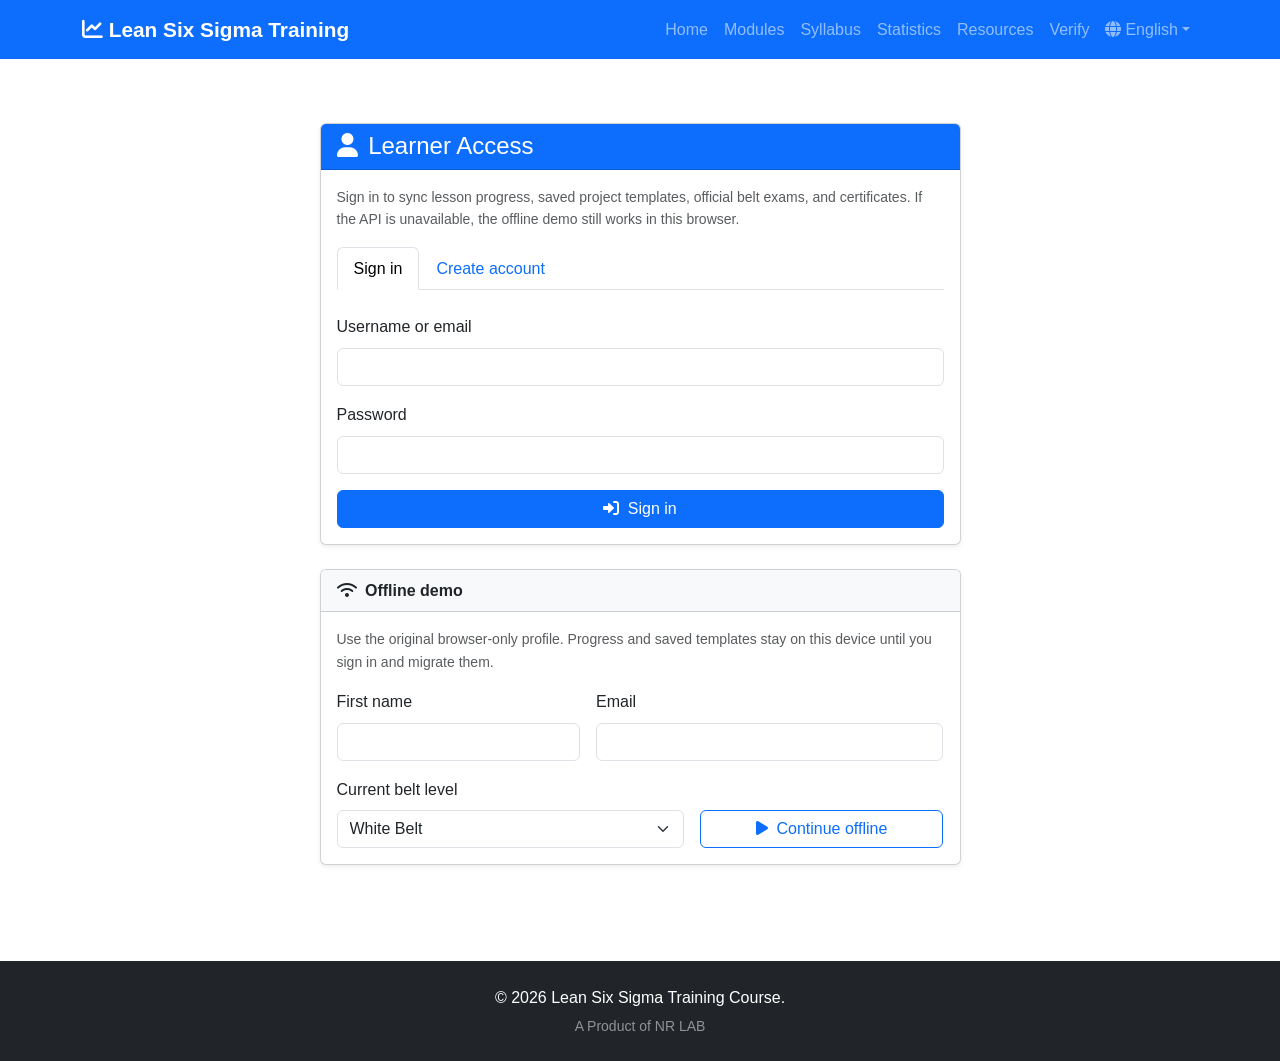
<file: html/index.html>
<!DOCTYPE html>
<html lang="en">
<head>
    <meta charset="UTF-8">
    <meta name="viewport" content="width=device-width, initial-scale=1.0">
    <title>Lean Six Sigma Training Course - Home</title>
    <link href="https://cdn.jsdelivr.net/npm/bootstrap@5.3.0/dist/css/bootstrap.min.css" rel="stylesheet">
    <link href="https://cdnjs.cloudflare.com/ajax/libs/font-awesome/6.0.0/css/all.min.css" rel="stylesheet">
    <link href="css/style.css" rel="stylesheet">
    <script src="js/i18n.js"></script>
    <script>
        (function () {
            try {
                if (!localStorage.getItem("lss_user")) window.location.replace("login.html");
            } catch (error) {
                /* storage may be unavailable */
            }
        }());
    </script>
</head>
<body data-require-login="true">
    <nav class="navbar navbar-expand-lg navbar-dark bg-primary">
        <div class="container">
            <a class="navbar-brand" href="index.html">
                <i class="fas fa-chart-line"></i> Lean Six Sigma Training
            </a>
            <button class="navbar-toggler" type="button" data-bs-toggle="collapse" data-bs-target="#navbarNav">
                <span class="navbar-toggler-icon"></span>
            </button>
            <div class="collapse navbar-collapse" id="navbarNav">
                <ul class="navbar-nav ms-auto">
                    <li class="nav-item"><a class="nav-link active" href="index.html">Home</a></li>
                    <li class="nav-item"><a class="nav-link" href="modules.html">Modules</a></li>
                    <li class="nav-item"><a class="nav-link" href="syllabus.html">Syllabus</a></li>
                    <li class="nav-item"><a class="nav-link" href="calculators.html">Calculators</a></li>
                    <li class="nav-item"><a class="nav-link" href="statistics.html">Statistics</a></li>
                    <li class="nav-item"><a class="nav-link" href="quizzes.html">Quizzes</a></li>
                    <li class="nav-item"><a class="nav-link" href="resources.html">Resources</a></li>
                    <li class="nav-item"><a class="nav-link" href="login.html">Login</a></li>
                </ul>
            </div>
        </div>
    </nav>

    <header class="hero-section py-5 bg-light">
        <div class="container">
            <div class="row align-items-center">
                <div class="col-lg-7">
                    <span class="badge bg-primary-subtle text-primary-emphasis border border-primary-subtle mb-3" data-i18n="index.badge">Complete five-belt curriculum</span>
                    <h1 class="display-4 fw-bold" data-i18n="index.title">Master Lean Six Sigma</h1>
                    <p class="lead" data-i18n="index.lead">
                        A complete path from White Belt to Master Black Belt: 26 modules, 112 lessons,
                        worked examples, calculators, quizzes, and real-world projects across healthcare,
                        retail, manufacturing, IT, banking, and education.
                    </p>
                    <div class="d-grid gap-2 d-md-flex justify-content-md-start">
                        <a href="modules.html#white" class="btn btn-primary btn-lg px-4 me-md-2" data-i18n="index.startWhite">
                            <i class="fas fa-play"></i> Start at White Belt
                        </a>
                        <a href="syllabus.html" class="btn btn-outline-secondary btn-lg px-4 me-md-2" data-i18n="index.viewSyllabus">
                            <i class="fas fa-scroll"></i> View Full Syllabus
                        </a>
                        <a href="calculators.html" class="btn btn-outline-secondary btn-lg px-4" data-i18n="index.calculators">
                            <i class="fas fa-calculator"></i> Calculators
                        </a>
                    </div>
                </div>
                <div class="col-lg-5">
                    <div class="card shadow-sm border-0">
                        <div class="card-body p-4">
                            <h5 class="mb-3" data-i18n="index.pathTitle"><i class="fas fa-route text-primary me-2"></i>Your certification path</h5>
                            <div class="d-flex justify-content-between border-bottom py-2"><span>White Belt</span><span class="text-muted">9 lessons</span></div>
                            <div class="d-flex justify-content-between border-bottom py-2"><span>Yellow Belt</span><span class="text-muted">16 lessons</span></div>
                            <div class="d-flex justify-content-between border-bottom py-2"><span>Green Belt</span><span class="text-muted">27 lessons</span></div>
                            <div class="d-flex justify-content-between border-bottom py-2"><span>Black Belt</span><span class="text-muted">38 lessons</span></div>
                            <div class="d-flex justify-content-between py-2"><span>Master Black Belt</span><span class="text-muted">22 lessons</span></div>
                            <a href="syllabus.html" class="btn btn-sm btn-outline-primary w-100 mt-3" data-i18n="index.pathLink">See every topic covered</a>
                        </div>
                    </div>
                </div>
            </div>
        </div>
    </header>

    <section class="py-5">
        <div class="container">
            <h2 class="text-center mb-2" data-i18n="index.certPath">Certification Path</h2>
            <p class="text-center text-muted mb-5" data-i18n="index.certPathLead">Each belt is a complete course, not a short overview. Start at the level that matches your role.</p>
            <div class="row row-cols-1 row-cols-md-2 row-cols-xl-5 g-4">
                <div class="col">
                    <div class="card h-100 border-secondary">
                        <div class="card-header bg-light text-dark text-center">
                            <h5 class="mb-0"><i class="fas fa-medal me-1"></i>White Belt</h5>
                        </div>
                        <div class="card-body">
                            <ul class="list-unstyled small">
                                <li><i class="fas fa-check text-success me-1"></i>Quality basics and COPQ</li>
                                <li><i class="fas fa-check text-success me-1"></i>VOC, CTQ, and customers</li>
                                <li><i class="fas fa-check text-success me-1"></i>Variation, defects, 8 wastes</li>
                                <li><i class="fas fa-check text-success me-1"></i>DMAIC overview and roles</li>
                            </ul>
                            <p class="text-muted small mb-0"><strong>9 lessons</strong> · 6-8 hours</p>
                        </div>
                        <div class="card-footer text-center">
                            <a href="modules.html#white" class="btn btn-outline-dark btn-sm w-100">View White Belt</a>
                        </div>
                    </div>
                </div>
                <div class="col">
                    <div class="card h-100 border-warning">
                        <div class="card-header bg-warning text-dark text-center">
                            <h5 class="mb-0"><i class="fas fa-certificate me-1"></i>Yellow Belt</h5>
                        </div>
                        <div class="card-body">
                            <ul class="list-unstyled small">
                                <li><i class="fas fa-check text-success me-1"></i>Process thinking and SIPOC</li>
                                <li><i class="fas fa-check text-success me-1"></i>DMAIC and project charters</li>
                                <li><i class="fas fa-check text-success me-1"></i>Check sheets, charts, Pareto</li>
                                <li><i class="fas fa-check text-success me-1"></i>Fishbone, 5 Whys, 5S, teams</li>
                            </ul>
                            <p class="text-muted small mb-0"><strong>16 lessons</strong> · 15-20 hours</p>
                        </div>
                        <div class="card-footer text-center">
                            <a href="modules.html#yellow" class="btn btn-warning btn-sm w-100">View Yellow Belt</a>
                        </div>
                    </div>
                </div>
                <div class="col">
                    <div class="card h-100 border-success">
                        <div class="card-header bg-success text-white text-center">
                            <h5 class="mb-0"><i class="fas fa-trophy me-1"></i>Green Belt</h5>
                        </div>
                        <div class="card-body">
                            <ul class="list-unstyled small">
                                <li><i class="fas fa-check text-success me-1"></i>Define, Measure, Analyze</li>
                                <li><i class="fas fa-check text-success me-1"></i>MSA, capability, SPC</li>
                                <li><i class="fas fa-check text-success me-1"></i>Hypothesis tests and regression</li>
                                <li><i class="fas fa-check text-success me-1"></i>Pilots, poka-yoke, control plans</li>
                            </ul>
                            <p class="text-muted small mb-0"><strong>27 lessons</strong> · 40-60 hours</p>
                        </div>
                        <div class="card-footer text-center">
                            <a href="modules.html#green" class="btn btn-success btn-sm w-100">View Green Belt</a>
                        </div>
                    </div>
                </div>
                <div class="col">
                    <div class="card h-100 border-dark">
                        <div class="card-header bg-dark text-white text-center">
                            <h5 class="mb-0"><i class="fas fa-crown me-1"></i>Black Belt</h5>
                        </div>
                        <div class="card-body">
                            <ul class="list-unstyled small">
                                <li><i class="fas fa-check text-success me-1"></i>Advanced statistics and DOE</li>
                                <li><i class="fas fa-check text-success me-1"></i>Regression and non-normal data</li>
                                <li><i class="fas fa-check text-success me-1"></i>VSM, TPM, DFSS, QFD, Kano</li>
                                <li><i class="fas fa-check text-success me-1"></i>Change, finance, mentoring</li>
                            </ul>
                            <p class="text-muted small mb-0"><strong>38 lessons</strong> · 80-100 hours</p>
                        </div>
                        <div class="card-footer text-center">
                            <a href="modules.html#black" class="btn btn-dark btn-sm w-100">View Black Belt</a>
                        </div>
                    </div>
                </div>
                <div class="col">
                    <div class="card h-100 border-dark master-card">
                        <div class="card-header text-white text-center" style="background:#000;">
                            <h5 class="mb-0"><i class="fas fa-star me-1"></i>Master Black Belt</h5>
                        </div>
                        <div class="card-body">
                            <ul class="list-unstyled small">
                                <li><i class="fas fa-check text-success me-1"></i>Hoshin Kanri and governance</li>
                                <li><i class="fas fa-check text-success me-1"></i>Portfolio and financial validation</li>
                                <li><i class="fas fa-check text-success me-1"></i>Coaching and statistical consulting</li>
                                <li><i class="fas fa-check text-success me-1"></i>ISO 13053, ASQ, IASSC, ethics</li>
                            </ul>
                            <p class="text-muted small mb-0"><strong>22 lessons</strong> · 60-80 hours</p>
                        </div>
                        <div class="card-footer text-center">
                            <a href="modules.html#master-black" class="btn btn-dark btn-sm w-100">View Master Black</a>
                        </div>
                    </div>
                </div>
            </div>
        </div>
    </section>

    <section class="py-5 bg-light">
        <div class="container">
            <h2 class="text-center mb-5" data-i18n="index.featuresTitle">Platform Features</h2>
            <div class="row">
                <div class="col-md-3 mb-4 text-center">
                    <i class="fas fa-laptop-code fa-3x text-primary mb-3"></i>
                    <h5 data-i18n="index.feature1Title">Complete Syllabus</h5>
                    <p data-i18n="index.feature1Text">Five belts, 26 modules, 112 lessons, and a coverage checklist for every BOK topic.</p>
                </div>
                <div class="col-md-3 mb-4 text-center">
                    <i class="fas fa-calculator fa-3x text-success mb-3"></i>
                    <h5 data-i18n="index.feature2Title">Statistics Workbench</h5>
                    <p data-i18n="index.feature2Text">Quick calculators plus a full worksheet for tests, regression, SPC, capability, MSA, and DOE.</p>
                </div>
                <div class="col-md-3 mb-4 text-center">
                    <i class="fas fa-question-circle fa-3x text-warning mb-3"></i>
                    <h5 data-i18n="index.feature3Title">Practice Quizzes</h5>
                    <p data-i18n="index.feature3Text">Belt quiz banks and lesson quick checks with explanations.</p>
                </div>
                <div class="col-md-3 mb-4 text-center">
                    <i class="fas fa-project-diagram fa-3x text-info mb-3"></i>
                    <h5 data-i18n="index.feature4Title">Real Projects</h5>
                    <p data-i18n="index.feature4Text">A full mini-project for every belt, from handoffs to enterprise deployment.</p>
                </div>
            </div>
        </div>
    </section>

    <footer class="bg-dark text-white py-4">
        <div class="container text-center">
            <p class="mb-0">&copy; 2026 Lean Six Sigma Training Course. Built with Java, Python, HTML, and SQL Server Express.</p>
        </div>
    </footer>

    <script src="https://cdn.jsdelivr.net/npm/bootstrap@5.3.0/dist/js/bootstrap.bundle.min.js"></script>
    <script src="js/api-client.js"></script>
    <script src="js/app.js"></script>
</body>
</html>
</file>
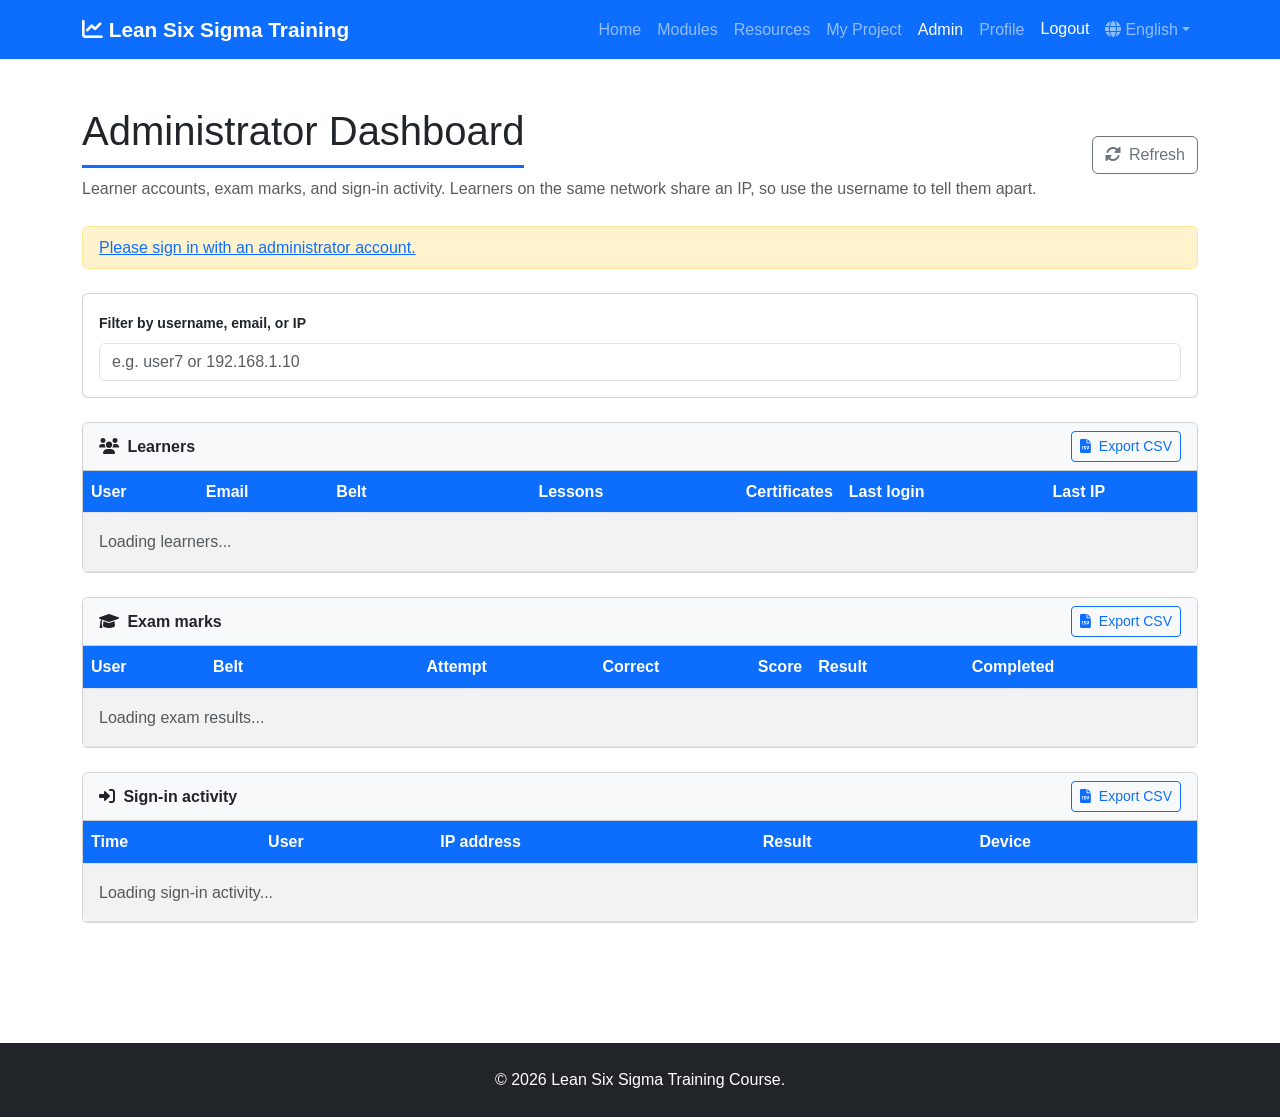
<file: html/admin.html>
<!DOCTYPE html>
<html lang="en">
<head>
    <meta charset="UTF-8">
    <meta name="viewport" content="width=device-width, initial-scale=1.0">
    <title>Administrator Dashboard - Lean Six Sigma Training</title>
    <link href="https://cdn.jsdelivr.net/npm/bootstrap@5.3.0/dist/css/bootstrap.min.css" rel="stylesheet">
    <link href="https://cdnjs.cloudflare.com/ajax/libs/font-awesome/6.0.0/css/all.min.css" rel="stylesheet">
    <link href="css/style.css" rel="stylesheet">
    <script src="js/i18n.js"></script>
</head>
<body>
    <nav class="navbar navbar-expand-lg navbar-dark bg-primary">
        <div class="container">
            <a class="navbar-brand" href="index.html"><i class="fas fa-chart-line"></i> Lean Six Sigma Training</a>
            <button class="navbar-toggler" type="button" data-bs-toggle="collapse" data-bs-target="#navbarNav">
                <span class="navbar-toggler-icon"></span>
            </button>
            <div class="collapse navbar-collapse" id="navbarNav">
                <ul class="navbar-nav ms-auto">
                    <li class="nav-item"><a class="nav-link" href="index.html">Home</a></li>
                    <li class="nav-item"><a class="nav-link" href="modules.html">Modules</a></li>
                    <li class="nav-item"><a class="nav-link" href="resources.html">Resources</a></li>
                    <li class="nav-item"><a class="nav-link" href="my-project.html">My Project</a></li>
                    <li class="nav-item"><a class="nav-link active" href="admin.html">Admin</a></li>
                    <li class="nav-item"><a class="nav-link" href="profile.html">Profile</a></li>
                    <li class="nav-item"><button class="nav-link btn btn-link text-white" onclick="logout()">Logout</button></li>
                </ul>
            </div>
        </div>
    </nav>

    <div class="container py-5">
        <div class="d-flex flex-wrap justify-content-between align-items-center gap-2 mb-4">
            <div>
                <h1 class="section-title d-inline-block mb-0" data-i18n="pages.admin">Administrator Dashboard</h1>
                <p class="text-muted mb-0 mt-2" data-i18n="admin.subtitle">Learner accounts, exam marks, and sign-in activity. Learners on the same network share an IP, so use the username to tell them apart.</p>
            </div>
            <button class="btn btn-outline-secondary" id="refreshBtn" type="button" data-i18n="common.refresh">
                <i class="fas fa-rotate me-1"></i>Refresh
            </button>
        </div>

        <div id="adminStatus" role="status"></div>

        <div class="row g-3 mb-4" id="adminSummary"></div>

        <div class="card mb-4">
            <div class="card-body">
                <label for="adminSearch" class="form-label small fw-semibold" data-i18n="admin.filterLabel">Filter by username, email, or IP</label>
                <input type="search" class="form-control" id="adminSearch" placeholder="e.g. user7 or 192.168.1.10" data-i18n-placeholder="admin.filterPlaceholder">
            </div>
        </div>

        <div class="card mb-4">
            <div class="card-header bg-light d-flex flex-wrap justify-content-between align-items-center gap-2">
                <span class="fw-semibold" data-i18n="admin.learners"><i class="fas fa-users me-1"></i>Learners</span>
                <button class="btn btn-sm btn-outline-primary" id="exportLearners" type="button" data-i18n="common.exportCsv">
                    <i class="fas fa-file-csv me-1"></i>Export CSV
                </button>
            </div>
            <div class="card-body p-0">
                <div class="table-responsive">
                    <table class="table table-striped table-hover mb-0 align-middle">
                        <thead>
                            <tr>
                                <th data-i18n="admin.user">User</th>
                                <th data-i18n="admin.email">Email</th>
                                <th data-i18n="admin.belt">Belt</th>
                                <th class="text-end" data-i18n="admin.lessons">Lessons</th>
                                <th class="text-end" data-i18n="admin.certificates">Certificates</th>
                                <th data-i18n="admin.lastLogin">Last login</th>
                                <th data-i18n="admin.lastIp">Last IP</th>
                            </tr>
                        </thead>
                        <tbody id="learnersTable">
                            <tr><td colspan="7" class="text-muted p-3" data-i18n="admin.loadingLearners">Loading learners...</td></tr>
                        </tbody>
                    </table>
                </div>
            </div>
        </div>

        <div class="card mb-4">
            <div class="card-header bg-light d-flex flex-wrap justify-content-between align-items-center gap-2">
                <span class="fw-semibold" data-i18n="admin.examMarks"><i class="fas fa-graduation-cap me-1"></i>Exam marks</span>
                <button class="btn btn-sm btn-outline-primary" id="exportExams" type="button" data-i18n="common.exportCsv">
                    <i class="fas fa-file-csv me-1"></i>Export CSV
                </button>
            </div>
            <div class="card-body p-0">
                <div class="table-responsive">
                    <table class="table table-striped table-hover mb-0 align-middle">
                        <thead>
                            <tr>
                                <th data-i18n="admin.user">User</th>
                                <th data-i18n="admin.belt">Belt</th>
                                <th class="text-end" data-i18n="admin.attempt">Attempt</th>
                                <th class="text-end" data-i18n="admin.correct">Correct</th>
                                <th class="text-end" data-i18n="admin.score">Score</th>
                                <th data-i18n="admin.result">Result</th>
                                <th data-i18n="admin.completed">Completed</th>
                            </tr>
                        </thead>
                        <tbody id="examResultsTable">
                            <tr><td colspan="7" class="text-muted p-3" data-i18n="admin.loadingExams">Loading exam results...</td></tr>
                        </tbody>
                    </table>
                </div>
            </div>
        </div>

        <div class="card mb-4">
            <div class="card-header bg-light d-flex flex-wrap justify-content-between align-items-center gap-2">
                <span class="fw-semibold" data-i18n="admin.signInActivity"><i class="fas fa-right-to-bracket me-1"></i>Sign-in activity</span>
                <button class="btn btn-sm btn-outline-primary" id="exportLogins" type="button" data-i18n="common.exportCsv">
                    <i class="fas fa-file-csv me-1"></i>Export CSV
                </button>
            </div>
            <div class="card-body p-0">
                <div class="table-responsive">
                    <table class="table table-striped table-hover mb-0 align-middle">
                        <thead>
                            <tr>
                                <th data-i18n="admin.time">Time</th>
                                <th data-i18n="admin.user">User</th>
                                <th data-i18n="admin.ip">IP address</th>
                                <th data-i18n="admin.result">Result</th>
                                <th data-i18n="admin.device">Device</th>
                            </tr>
                        </thead>
                        <tbody id="loginAuditTable">
                            <tr><td colspan="5" class="text-muted p-3" data-i18n="admin.loadingLogins">Loading sign-in activity...</td></tr>
                        </tbody>
                    </table>
                </div>
            </div>
        </div>
    </div>

    <footer class="bg-dark text-white py-4 mt-5"><div class="container text-center"><p class="mb-0">&copy; 2026 Lean Six Sigma Training Course.</p></div></footer>
    <script src="https://cdn.jsdelivr.net/npm/bootstrap@5.3.0/dist/js/bootstrap.bundle.min.js"></script>
    <script src="js/api-client.js"></script>
    <script src="js/app.js"></script>
    <script src="js/admin.js"></script>
</body>
</html>
</file>
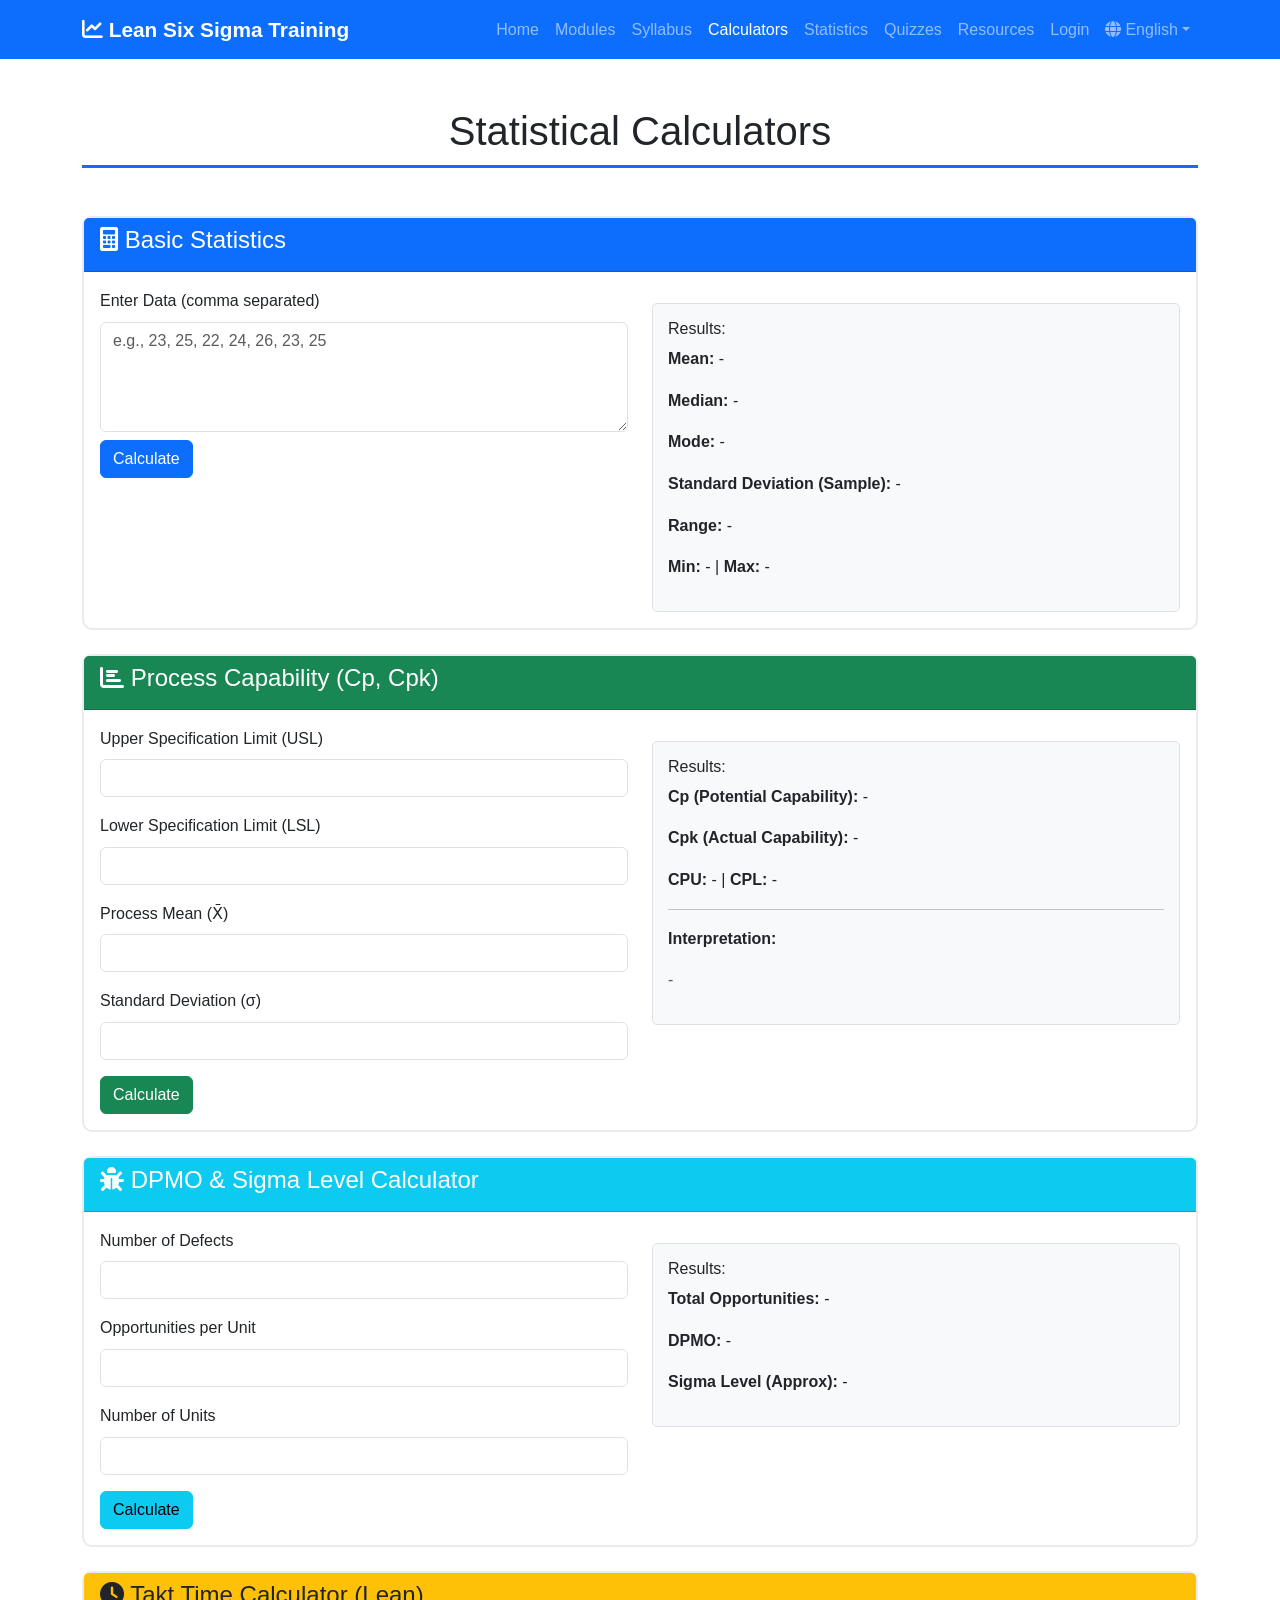
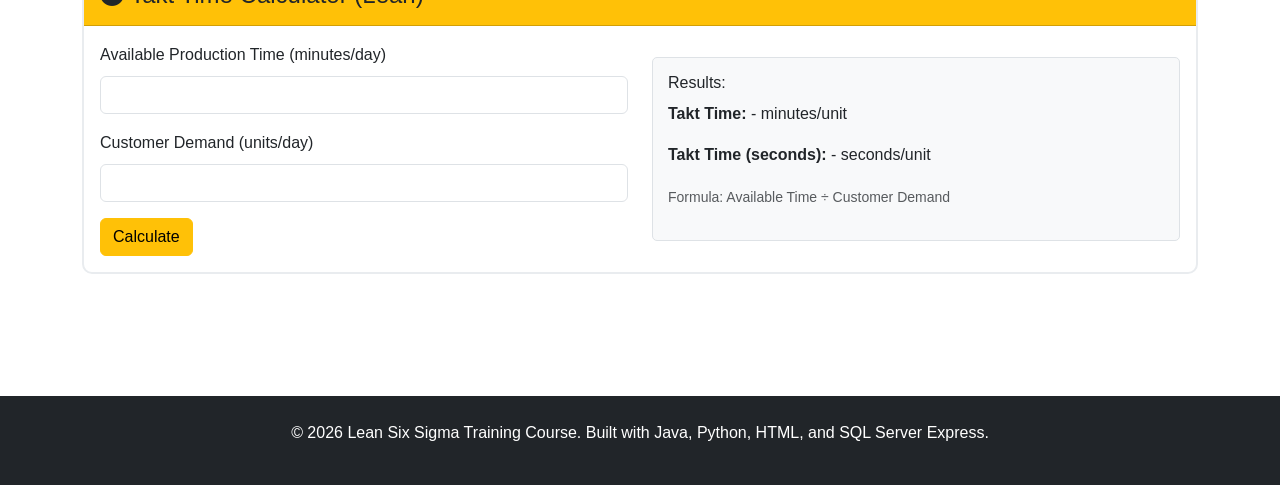
<file: html/calculators.html>
<!DOCTYPE html>
<html lang="en">
<head>
    <meta charset="UTF-8">
    <meta name="viewport" content="width=device-width, initial-scale=1.0">
    <title>Statistical Calculators - Lean Six Sigma Training</title>
    <link href="https://cdn.jsdelivr.net/npm/bootstrap@5.3.0/dist/css/bootstrap.min.css" rel="stylesheet">
    <link href="https://cdnjs.cloudflare.com/ajax/libs/font-awesome/6.0.0/css/all.min.css" rel="stylesheet">
    <link href="css/style.css" rel="stylesheet">
    <script src="js/i18n.js"></script>
</head>
<body>
    <!-- Navigation -->
    <nav class="navbar navbar-expand-lg navbar-dark bg-primary">
        <div class="container">
            <a class="navbar-brand" href="index.html">
                <i class="fas fa-chart-line"></i> Lean Six Sigma Training
            </a>
            <button class="navbar-toggler" type="button" data-bs-toggle="collapse" data-bs-target="#navbarNav">
                <span class="navbar-toggler-icon"></span>
            </button>
            <div class="collapse navbar-collapse" id="navbarNav">
                <ul class="navbar-nav ms-auto">
                    <li class="nav-item">
                        <a class="nav-link" href="index.html">Home</a>
                    </li>
                    <li class="nav-item">
                        <a class="nav-link" href="modules.html">Modules</a>
                    </li>
                    <li class="nav-item">
                        <a class="nav-link" href="syllabus.html">Syllabus</a>
                    </li>
                    <li class="nav-item">
                        <a class="nav-link active" href="calculators.html">Calculators</a>
                    </li>
                    <li class="nav-item">
                        <a class="nav-link" href="statistics.html">Statistics</a>
                    </li>
                    <li class="nav-item">
                        <a class="nav-link" href="quizzes.html">Quizzes</a>
                    </li>
                    <li class="nav-item">
                        <a class="nav-link" href="resources.html">Resources</a>
                    </li>
                    <li class="nav-item">
                        <a class="nav-link" href="login.html">Login</a>
                    </li>
                </ul>
            </div>
        </div>
    </nav>

    <div class="container py-5">
            <h1 class="text-center mb-5 section-title" data-i18n="pages.calculators">Statistical Calculators</h1>
        
        <!-- Basic Statistics Calculator -->
        <div class="card mb-4 calculator-card">
            <div class="card-header bg-primary text-white">
                <h4><i class="fas fa-calculator"></i> Basic Statistics</h4>
            </div>
            <div class="card-body">
                <div class="row">
                    <div class="col-md-6">
                        <label for="basicData" class="form-label">Enter Data (comma separated)</label>
                        <textarea class="form-control" id="basicData" rows="4" placeholder="e.g., 23, 25, 22, 24, 26, 23, 25"></textarea>
                        <button class="btn btn-primary mt-2" onclick="calculateBasicStats()">Calculate</button>
                    </div>
                    <div class="col-md-6">
                        <div class="result-box">
                            <h6>Results:</h6>
                            <p><strong>Mean:</strong> <span id="meanResult">-</span></p>
                            <p><strong>Median:</strong> <span id="medianResult">-</span></p>
                            <p><strong>Mode:</strong> <span id="modeResult">-</span></p>
                            <p><strong>Standard Deviation (Sample):</strong> <span id="stdResult">-</span></p>
                            <p><strong>Range:</strong> <span id="rangeResult">-</span></p>
                            <p><strong>Min:</strong> <span id="minResult">-</span> | <strong>Max:</strong> <span id="maxResult">-</span></p>
                        </div>
                    </div>
                </div>
            </div>
        </div>

        <!-- Process Capability Calculator -->
        <div class="card mb-4 calculator-card">
            <div class="card-header bg-success text-white">
                <h4><i class="fas fa-chart-bar"></i> Process Capability (Cp, Cpk)</h4>
            </div>
            <div class="card-body">
                <div class="row">
                    <div class="col-md-6">
                        <div class="mb-3">
                            <label for="usl" class="form-label">Upper Specification Limit (USL)</label>
                            <input type="number" class="form-control" id="usl" step="0.001">
                        </div>
                        <div class="mb-3">
                            <label for="lsl" class="form-label">Lower Specification Limit (LSL)</label>
                            <input type="number" class="form-control" id="lsl" step="0.001">
                        </div>
                        <div class="mb-3">
                            <label for="meanCap" class="form-label">Process Mean (X̄)</label>
                            <input type="number" class="form-control" id="meanCap" step="0.001">
                        </div>
                        <div class="mb-3">
                            <label for="sigmaCap" class="form-label">Standard Deviation (σ)</label>
                            <input type="number" class="form-control" id="sigmaCap" step="0.001">
                        </div>
                        <button class="btn btn-success" onclick="calculateCapability()">Calculate</button>
                    </div>
                    <div class="col-md-6">
                        <div class="result-box">
                            <h6>Results:</h6>
                            <p><strong>Cp (Potential Capability):</strong> <span id="cpResult">-</span></p>
                            <p><strong>Cpk (Actual Capability):</strong> <span id="cpkResult">-</span></p>
                            <p><strong>CPU:</strong> <span id="cpuResult">-</span> | <strong>CPL:</strong> <span id="cplResult">-</span></p>
                            <hr>
                            <p><strong>Interpretation:</strong></p>
                            <p id="capInterpretation" class="text-muted">-</p>
                        </div>
                    </div>
                </div>
            </div>
        </div>

        <!-- DPMO Calculator -->
        <div class="card mb-4 calculator-card">
            <div class="card-header bg-info text-white">
                <h4><i class="fas fa-bug"></i> DPMO & Sigma Level Calculator</h4>
            </div>
            <div class="card-body">
                <div class="row">
                    <div class="col-md-6">
                        <div class="mb-3">
                            <label for="defects" class="form-label">Number of Defects</label>
                            <input type="number" class="form-control" id="defects">
                        </div>
                        <div class="mb-3">
                            <label for="opportunities" class="form-label">Opportunities per Unit</label>
                            <input type="number" class="form-control" id="opportunities">
                        </div>
                        <div class="mb-3">
                            <label for="units" class="form-label">Number of Units</label>
                            <input type="number" class="form-control" id="units">
                        </div>
                        <button class="btn btn-info" onclick="calculateDPMO()">Calculate</button>
                    </div>
                    <div class="col-md-6">
                        <div class="result-box">
                            <h6>Results:</h6>
                            <p><strong>Total Opportunities:</strong> <span id="totalOpp">-</span></p>
                            <p><strong>DPMO:</strong> <span id="dpmoResult">-</span></p>
                            <p><strong>Sigma Level (Approx):</strong> <span id="sigmaLevelResult">-</span></p>
                        </div>
                    </div>
                </div>
            </div>
        </div>

        <!-- Takt Time Calculator -->
        <div class="card mb-4 calculator-card">
            <div class="card-header bg-warning text-dark">
                <h4><i class="fas fa-clock"></i> Takt Time Calculator (Lean)</h4>
            </div>
            <div class="card-body">
                <div class="row">
                    <div class="col-md-6">
                        <div class="mb-3">
                            <label for="availableTime" class="form-label">Available Production Time (minutes/day)</label>
                            <input type="number" class="form-control" id="availableTime">
                        </div>
                        <div class="mb-3">
                            <label for="customerDemand" class="form-label">Customer Demand (units/day)</label>
                            <input type="number" class="form-control" id="customerDemand">
                        </div>
                        <button class="btn btn-warning" onclick="calculateTaktTime()">Calculate</button>
                    </div>
                    <div class="col-md-6">
                        <div class="result-box">
                            <h6>Results:</h6>
                            <p><strong>Takt Time:</strong> <span id="taktTimeResult">-</span> minutes/unit</p>
                            <p><strong>Takt Time (seconds):</strong> <span id="taktTimeSec">-</span> seconds/unit</p>
                            <p class="text-muted"><small>Formula: Available Time ÷ Customer Demand</small></p>
                        </div>
                    </div>
                </div>
            </div>
        </div>
    </div>

    <!-- Footer -->
    <footer class="bg-dark text-white py-4">
        <div class="container text-center">
            <p>&copy; 2026 Lean Six Sigma Training Course. Built with Java, Python, HTML, and SQL Server Express.</p>
        </div>
    </footer>

    <script src="https://cdn.jsdelivr.net/npm/bootstrap@5.3.0/dist/js/bootstrap.bundle.min.js"></script>
    <script src="js/api-client.js"></script>
    <script src="js/app.js"></script>
    <script src="js/calculators.js"></script>
</body>
</html>
</file>
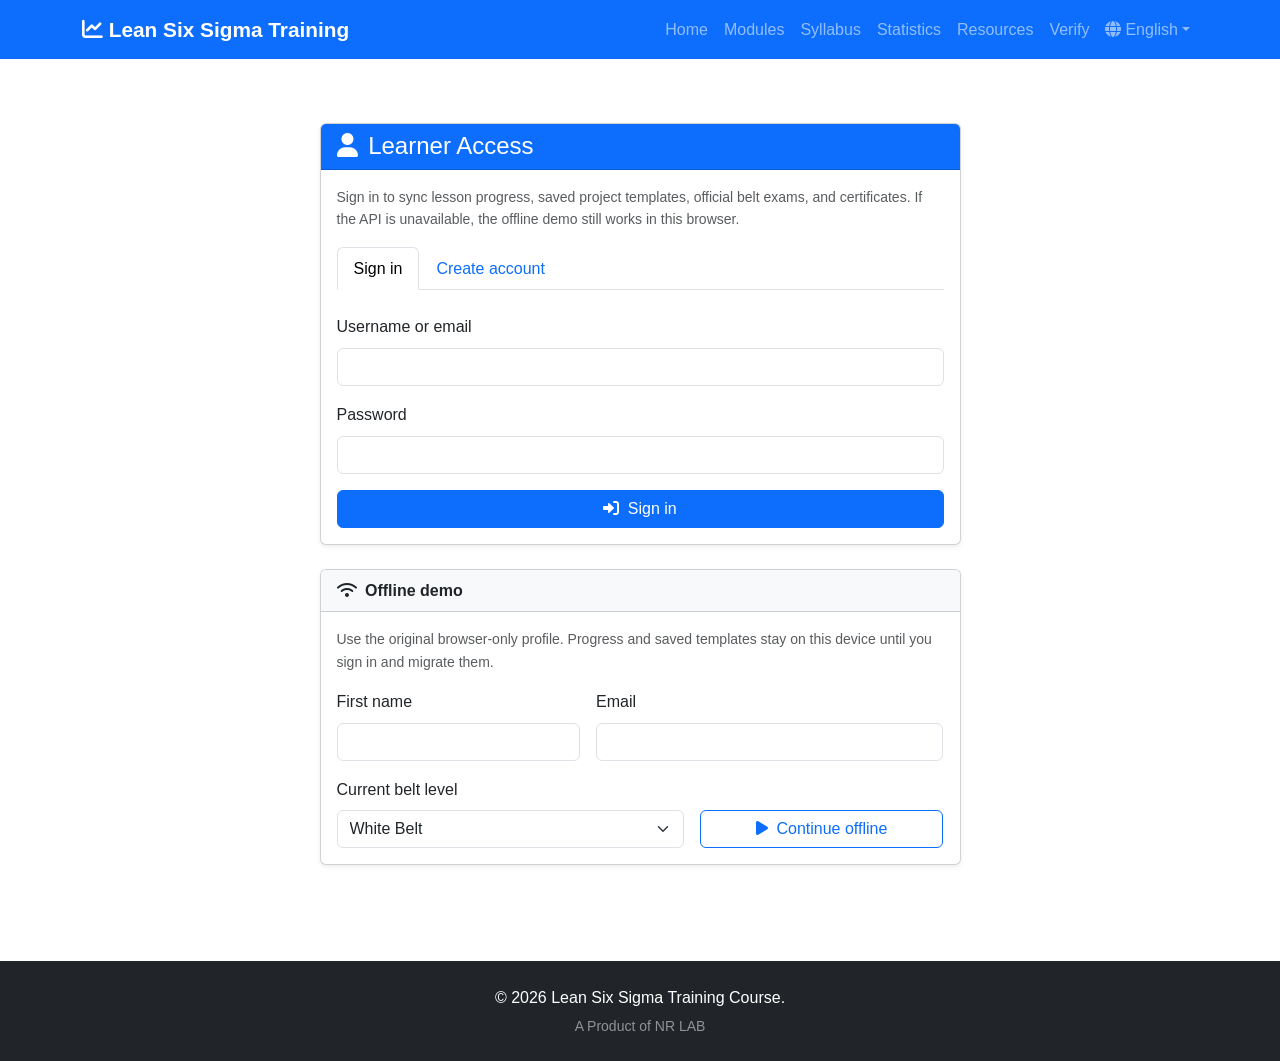
<file: html/login.html>
<!DOCTYPE html>
<html lang="en">
<head>
    <meta charset="UTF-8">
    <meta name="viewport" content="width=device-width, initial-scale=1.0">
    <title>Login - Lean Six Sigma Training</title>
    <link href="https://cdn.jsdelivr.net/npm/bootstrap@5.3.0/dist/css/bootstrap.min.css" rel="stylesheet">
    <link href="https://cdnjs.cloudflare.com/ajax/libs/font-awesome/6.0.0/css/all.min.css" rel="stylesheet">
    <link href="css/style.css" rel="stylesheet">
    <script src="js/i18n.js"></script>
</head>
<body>
    <nav class="navbar navbar-expand-lg navbar-dark bg-primary">
        <div class="container">
            <a class="navbar-brand" href="index.html"><i class="fas fa-chart-line"></i> Lean Six Sigma Training</a>
            <div class="navbar-nav ms-auto">
                <a class="nav-link" href="index.html">Home</a>
                <a class="nav-link" href="modules.html">Modules</a>
                <a class="nav-link" href="syllabus.html">Syllabus</a>
                <a class="nav-link" href="statistics.html">Statistics</a>
                <a class="nav-link" href="resources.html">Resources</a>
                <a class="nav-link" href="verify.html">Verify</a>
            </div>
        </div>
    </nav>

    <div class="container py-5">
        <div class="row justify-content-center">
            <div class="col-xl-7 col-lg-8">
                <div id="authMessage" class="mb-3"></div>
                <div class="card shadow-sm">
                    <div class="card-header bg-primary text-white">
                        <h4 class="mb-0" data-i18n="login.cardTitle"><i class="fas fa-user me-1"></i>Learner Access</h4>
                    </div>
                    <div class="card-body">
                        <p class="text-muted small mb-3" data-i18n="login.intro">Sign in to sync lesson progress, saved project templates, official belt exams, and certificates. If the API is unavailable, the offline demo still works in this browser.</p>
                        <ul class="nav nav-tabs" role="tablist">
                            <li class="nav-item" role="presentation">
                                <button class="nav-link active" id="signinTab" type="button" data-bs-toggle="tab" data-bs-target="#signinPane" role="tab" aria-controls="signinPane" aria-selected="true" data-i18n="login.signInTab">Sign in</button>
                            </li>
                            <li class="nav-item" role="presentation">
                                <button class="nav-link" id="registerTab" type="button" data-bs-toggle="tab" data-bs-target="#registerPane" role="tab" aria-controls="registerPane" aria-selected="false" data-i18n="login.createTab">Create account</button>
                            </li>
                        </ul>
                        <div class="tab-content pt-4">
                            <div class="tab-pane fade show active" id="signinPane" role="tabpanel" aria-labelledby="signinTab">
                                <form id="loginForm" novalidate>
                                    <div class="mb-3">
                                        <label for="loginUsername" class="form-label" data-i18n="login.usernameOrEmail">Username or email</label>
                                        <input type="text" class="form-control" id="loginUsername" autocomplete="username" required>
                                    </div>
                                    <div class="mb-3">
                                        <label for="loginPassword" class="form-label" data-i18n="login.password">Password</label>
                                        <input type="password" class="form-control" id="loginPassword" autocomplete="current-password" required>
                                    </div>
                                    <button type="submit" class="btn btn-primary w-100" id="loginSubmit" data-i18n="login.signIn">
                                        <i class="fas fa-right-to-bracket me-1"></i>Sign in
                                    </button>
                                </form>
                            </div>
                            <div class="tab-pane fade" id="registerPane" role="tabpanel" aria-labelledby="registerTab">
                                <form id="registerForm" novalidate>
                                    <div class="row g-3">
                                        <div class="col-md-6">
                                            <label for="regFirstName" class="form-label" data-i18n="login.firstName">First name</label>
                                            <input type="text" class="form-control" id="regFirstName" autocomplete="given-name" maxlength="50" required>
                                        </div>
                                        <div class="col-md-6">
                                            <label for="regLastName" class="form-label" data-i18n="login.lastName">Last name</label>
                                            <input type="text" class="form-control" id="regLastName" autocomplete="family-name" maxlength="50">
                                        </div>
                                        <div class="col-md-6">
                                            <label for="regUsername" class="form-label" data-i18n="login.username">Username</label>
                                            <input type="text" class="form-control" id="regUsername" autocomplete="username" minlength="3" maxlength="50" pattern="[A-Za-z0-9][A-Za-z0-9_.-]{2,49}" required>
                                            <div class="form-text" data-i18n="login.usernameHint">3-50 letters, numbers, dots, dashes, or underscores.</div>
                                        </div>
                                        <div class="col-md-6">
                                            <label for="regEmail" class="form-label" data-i18n="login.email">Email</label>
                                            <input type="email" class="form-control" id="regEmail" autocomplete="email" maxlength="100" required>
                                        </div>
                                        <div class="col-md-6">
                                            <label for="regPassword" class="form-label" data-i18n="login.password">Password</label>
                                            <input type="password" class="form-control" id="regPassword" autocomplete="new-password" minlength="8" required>
                                            <div class="form-text" data-i18n="login.passwordHint">At least 8 characters.</div>
                                        </div>
                                        <div class="col-md-6">
                                            <label for="regConfirm" class="form-label" data-i18n="login.confirmPassword">Confirm password</label>
                                            <input type="password" class="form-control" id="regConfirm" autocomplete="new-password" minlength="8" required>
                                        </div>
                                        <div class="col-12">
                                            <div class="alert alert-info py-2 small mb-0">
                                                New accounts start at <strong>White Belt</strong>. Pass each official belt exam to advance and unlock the next level.
                                            </div>
                                        </div>
                                    </div>
                                    <button type="submit" class="btn btn-success w-100 mt-3" id="registerSubmit" data-i18n="login.createAccount">
                                        <i class="fas fa-user-plus me-1"></i>Create account
                                    </button>
                                </form>
                            </div>
                        </div>
                    </div>
                </div>

                <div class="card shadow-sm mt-4">
                    <div class="card-header bg-light fw-semibold" data-i18n="login.offlineTitle"><i class="fas fa-wifi me-1"></i>Offline demo</div>
                    <div class="card-body">
                        <p class="text-muted small" data-i18n="login.offlineIntro">Use the original browser-only profile. Progress and saved templates stay on this device until you sign in and migrate them.</p>
                        <div id="offlineSessionNote"></div>
                        <form id="offlineForm" class="row g-3">
                            <div class="col-md-5">
                                <label for="firstName" class="form-label" data-i18n="login.firstName">First name</label>
                                <input type="text" class="form-control" id="firstName" maxlength="50" required>
                            </div>
                            <div class="col-md-7">
                                <label for="email" class="form-label" data-i18n="login.email">Email</label>
                                <input type="email" class="form-control" id="email" maxlength="100" required>
                            </div>
                            <div class="col-md-7">
                                <label for="offlineBeltLevel" class="form-label" data-i18n="login.currentBelt">Current belt level</label>
                                <select class="form-select" id="offlineBeltLevel">
                                    <option value="white" data-i18n="belt.white">White Belt</option>
                                    <option value="yellow" data-i18n="belt.yellow">Yellow Belt</option>
                                    <option value="green" data-i18n="belt.green">Green Belt</option>
                                    <option value="black" data-i18n="belt.black">Black Belt</option>
                                    <option value="master-black" data-i18n="belt.master-black">Master Black Belt</option>
                                </select>
                            </div>
                            <div class="col-md-5 d-flex align-items-end">
                                <button type="submit" class="btn btn-outline-primary w-100" data-i18n="login.continueOffline"><i class="fas fa-play me-1"></i>Continue offline</button>
                            </div>
                        </form>
                    </div>
                </div>
            </div>
        </div>
    </div>

    <footer class="bg-dark text-white py-4 mt-5">
        <div class="container text-center">
            <p class="mb-1">&copy; 2026 Lean Six Sigma Training Course.</p>
            <p class="mb-0 small text-white-50">A Product of NR LAB</p>
        </div>
    </footer>
    <script src="https://cdn.jsdelivr.net/npm/bootstrap@5.3.0/dist/js/bootstrap.bundle.min.js"></script>
    <script src="js/api-client.js"></script>
    <script src="js/app.js"></script>
    <script src="js/auth.js"></script>
</body>
</html>
</file>
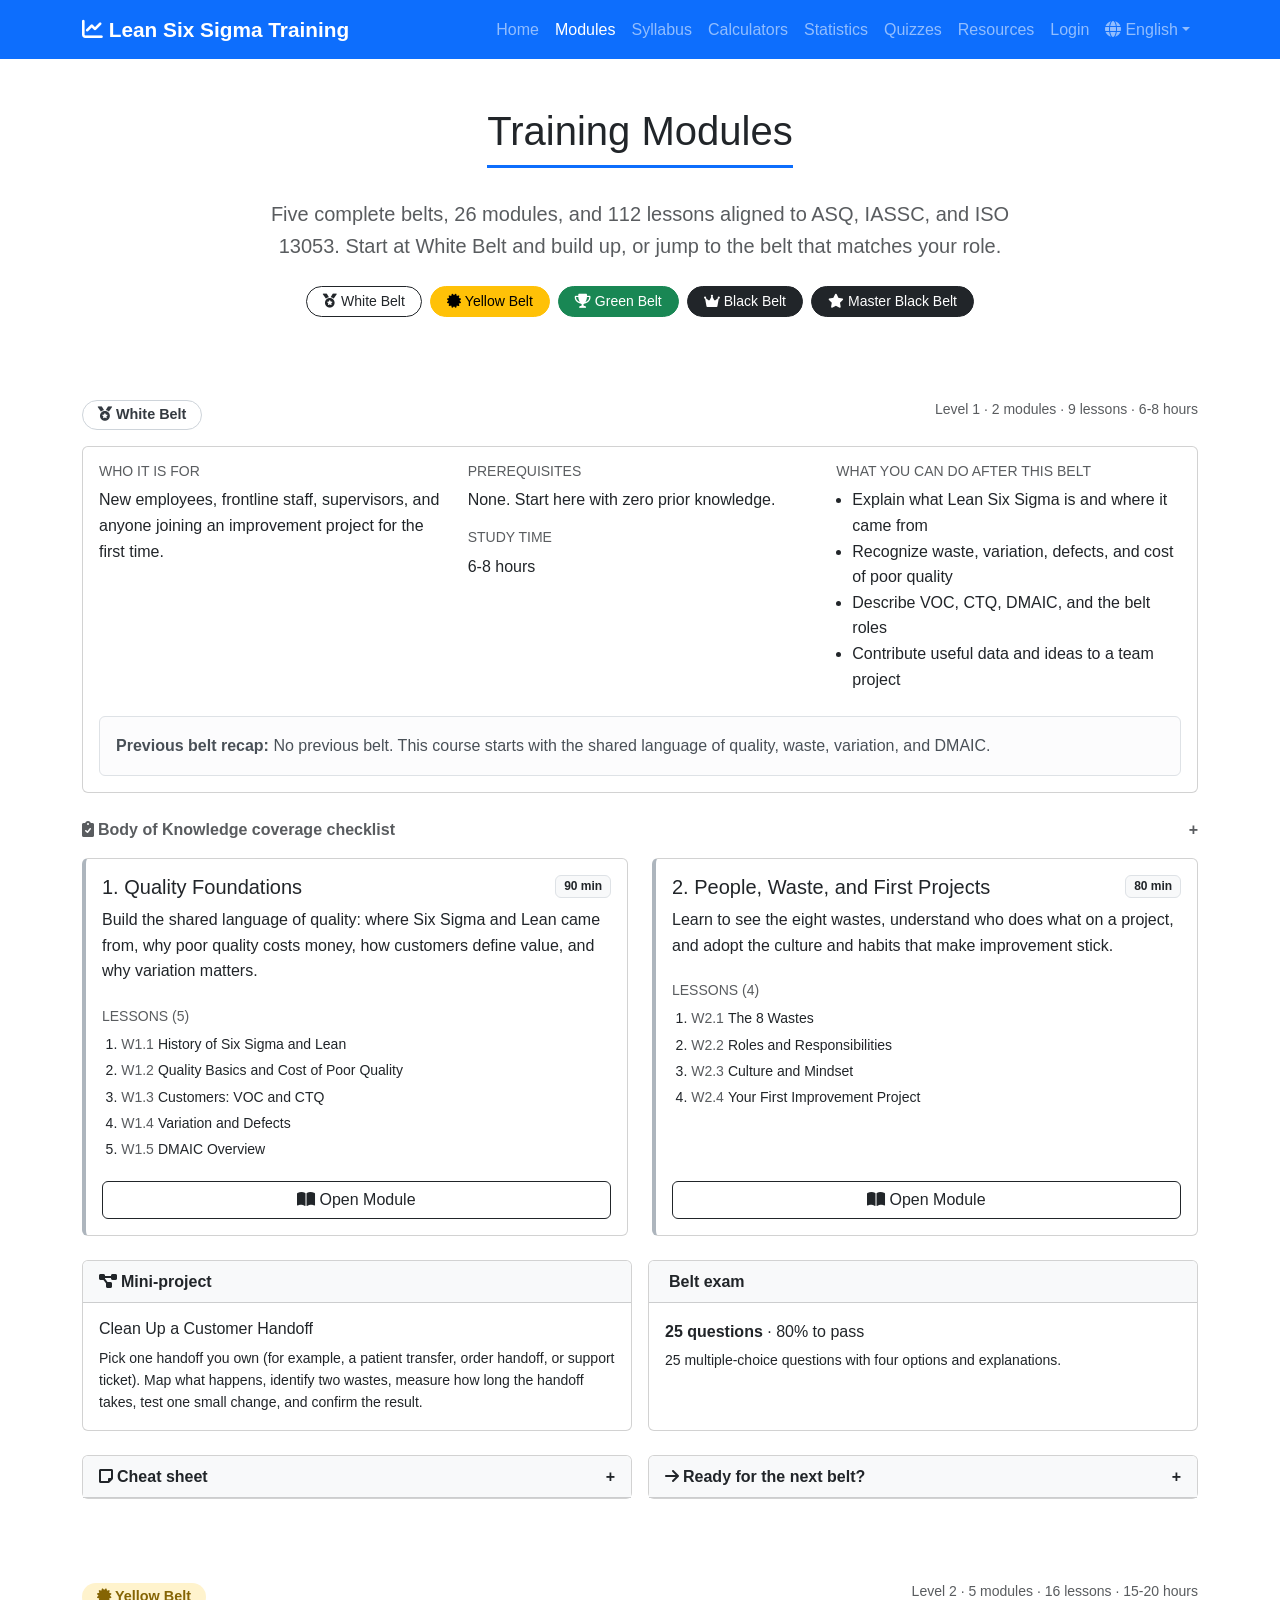
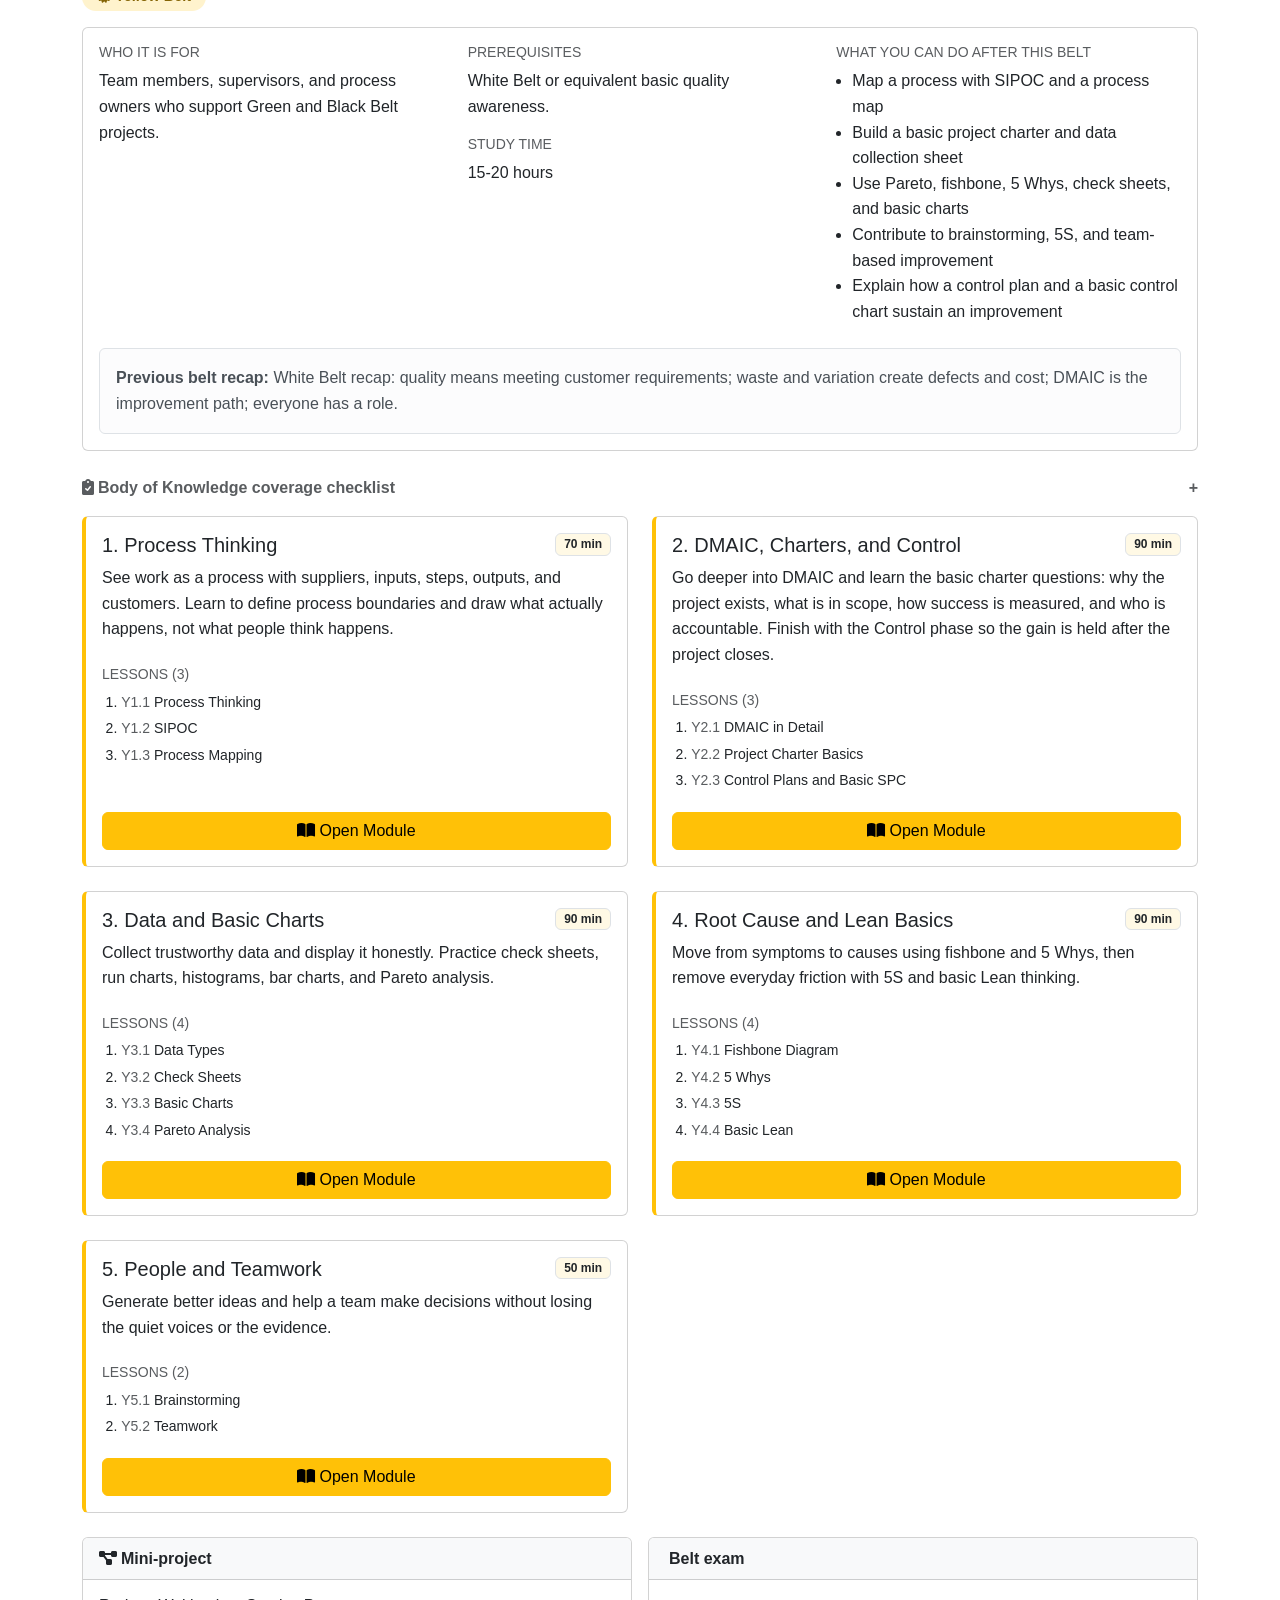
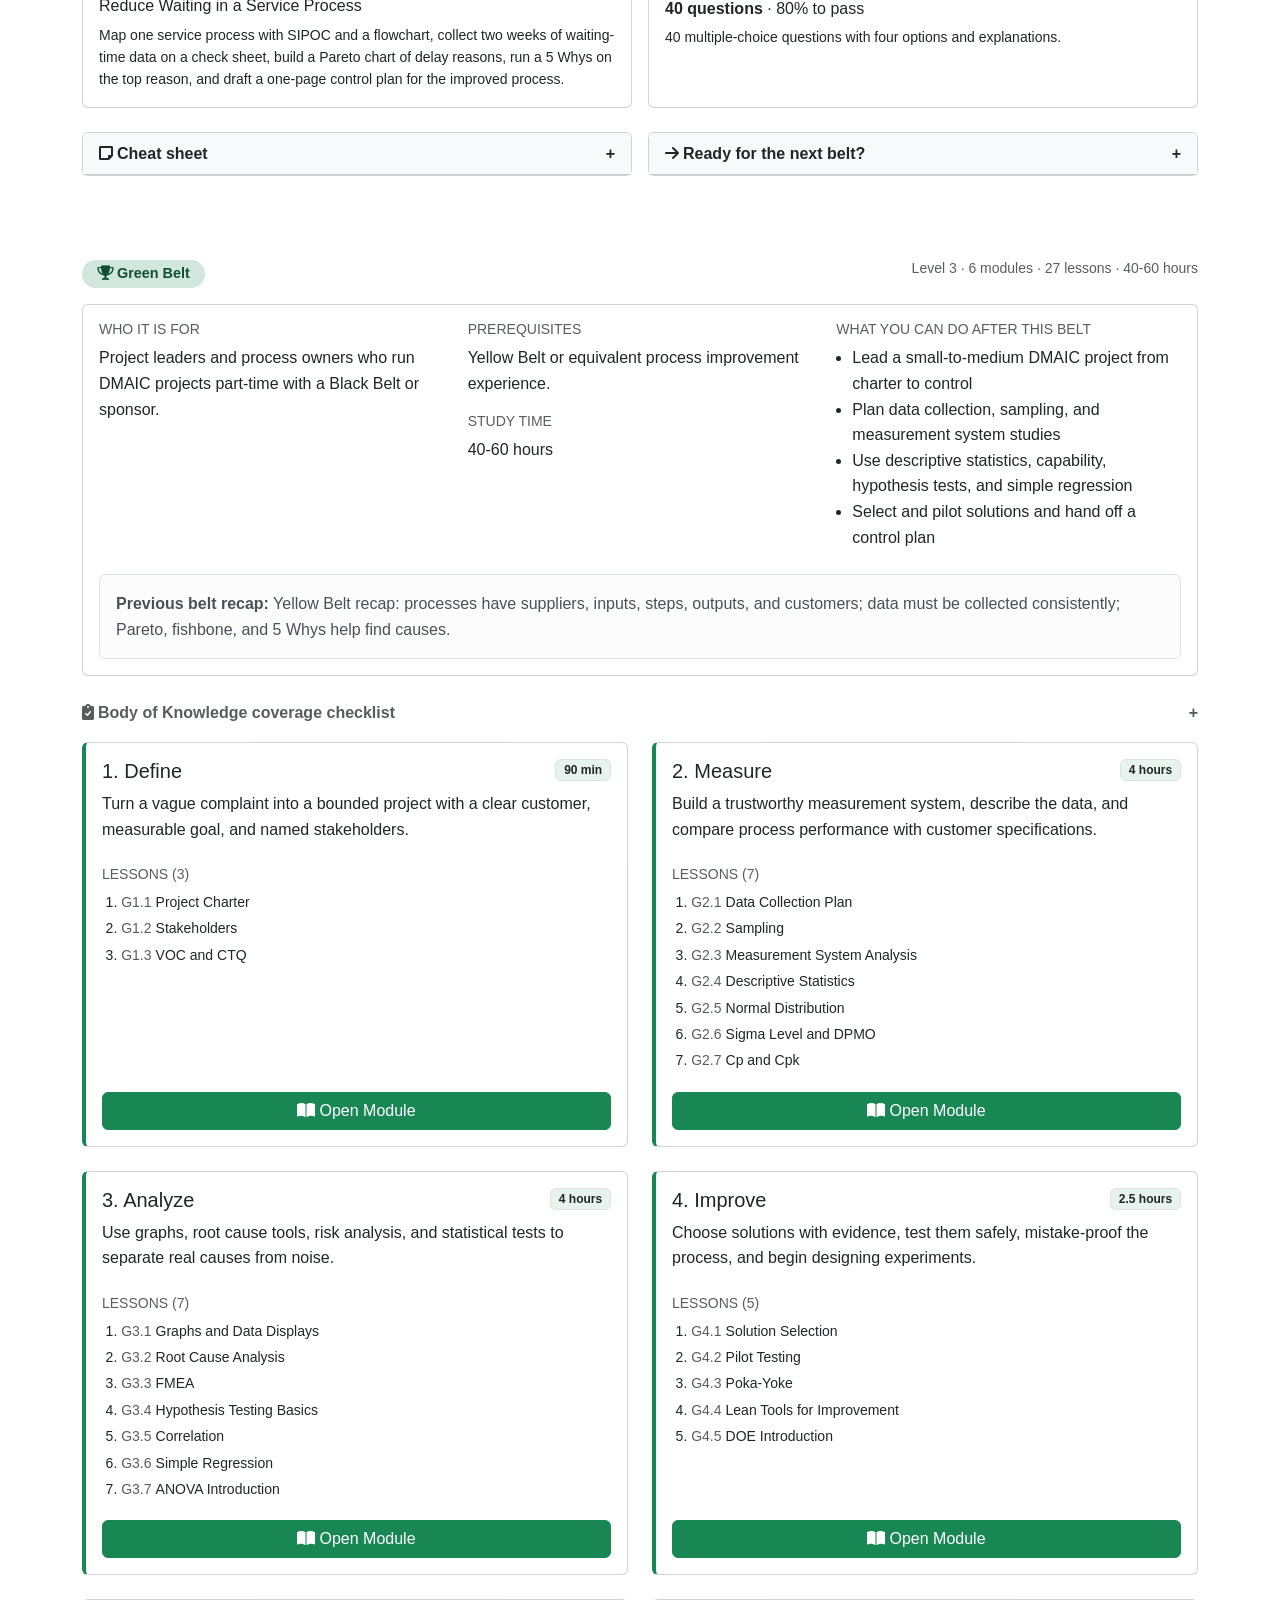
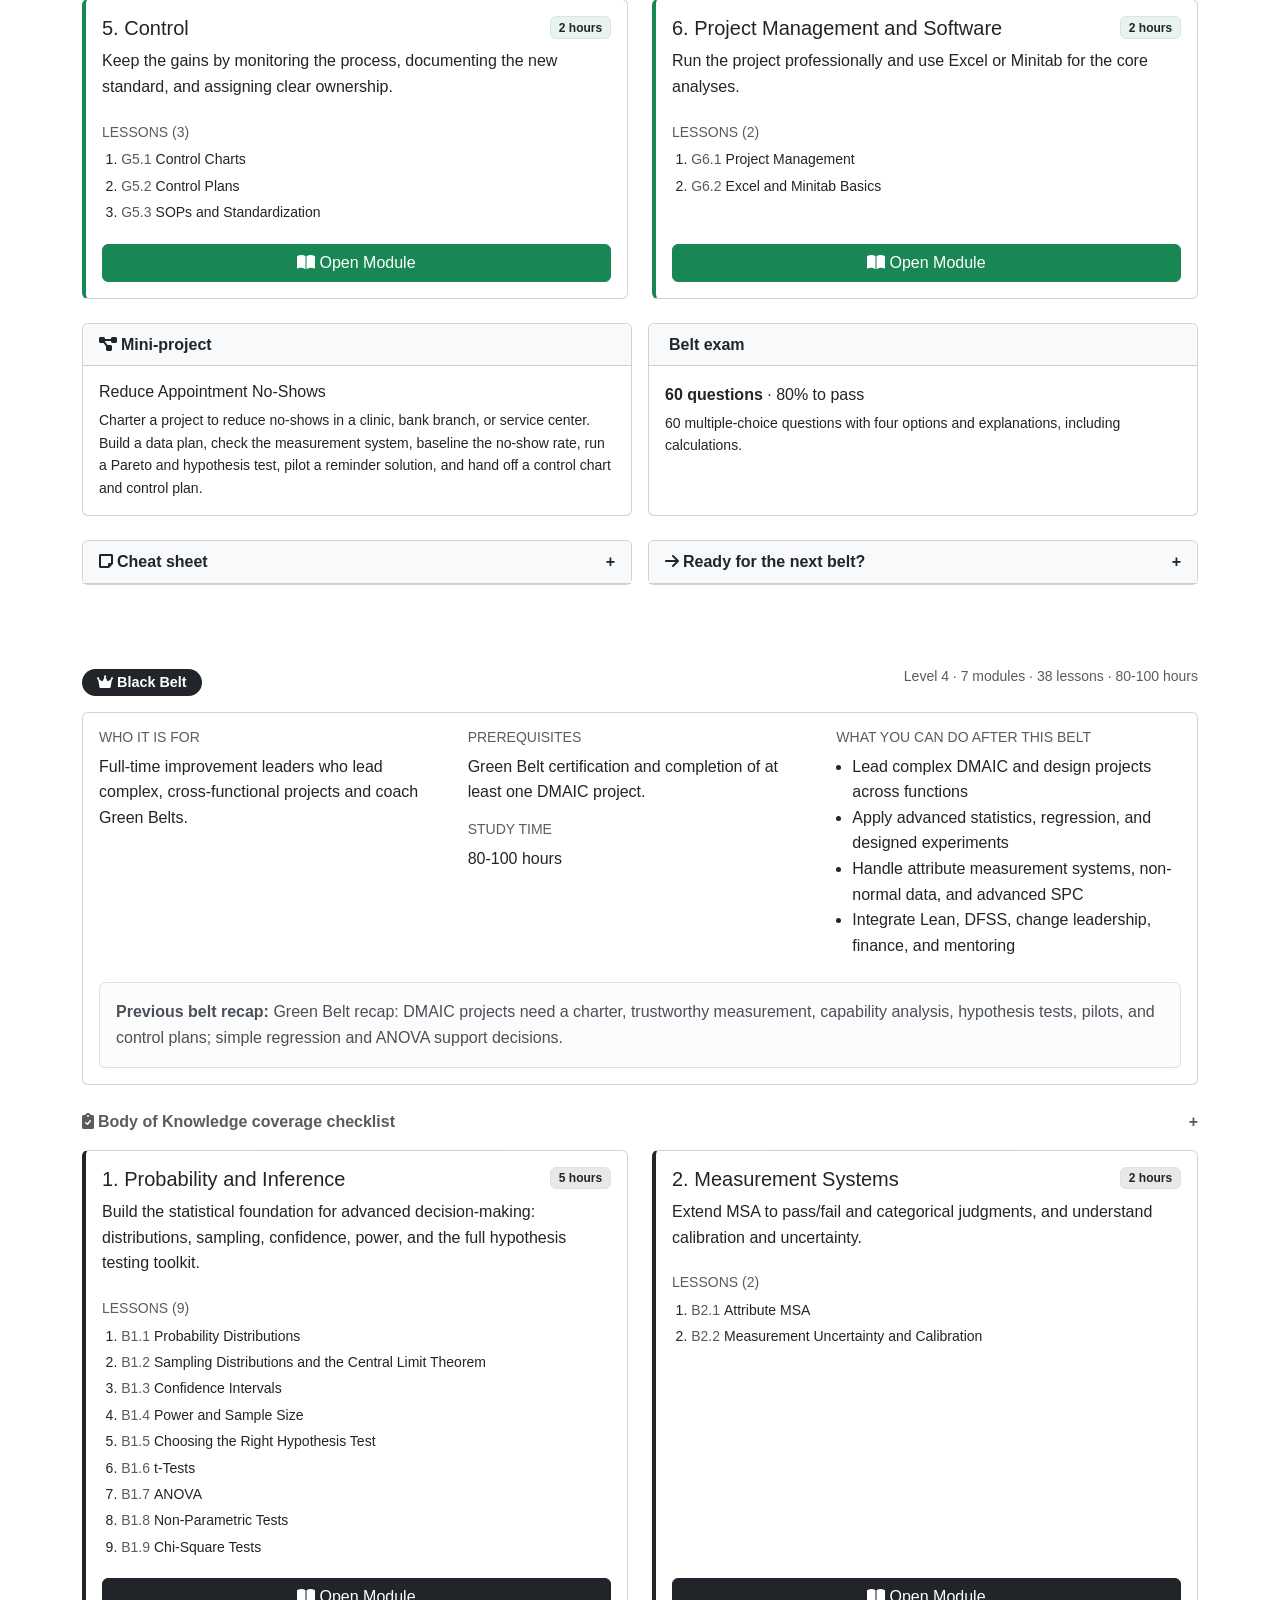
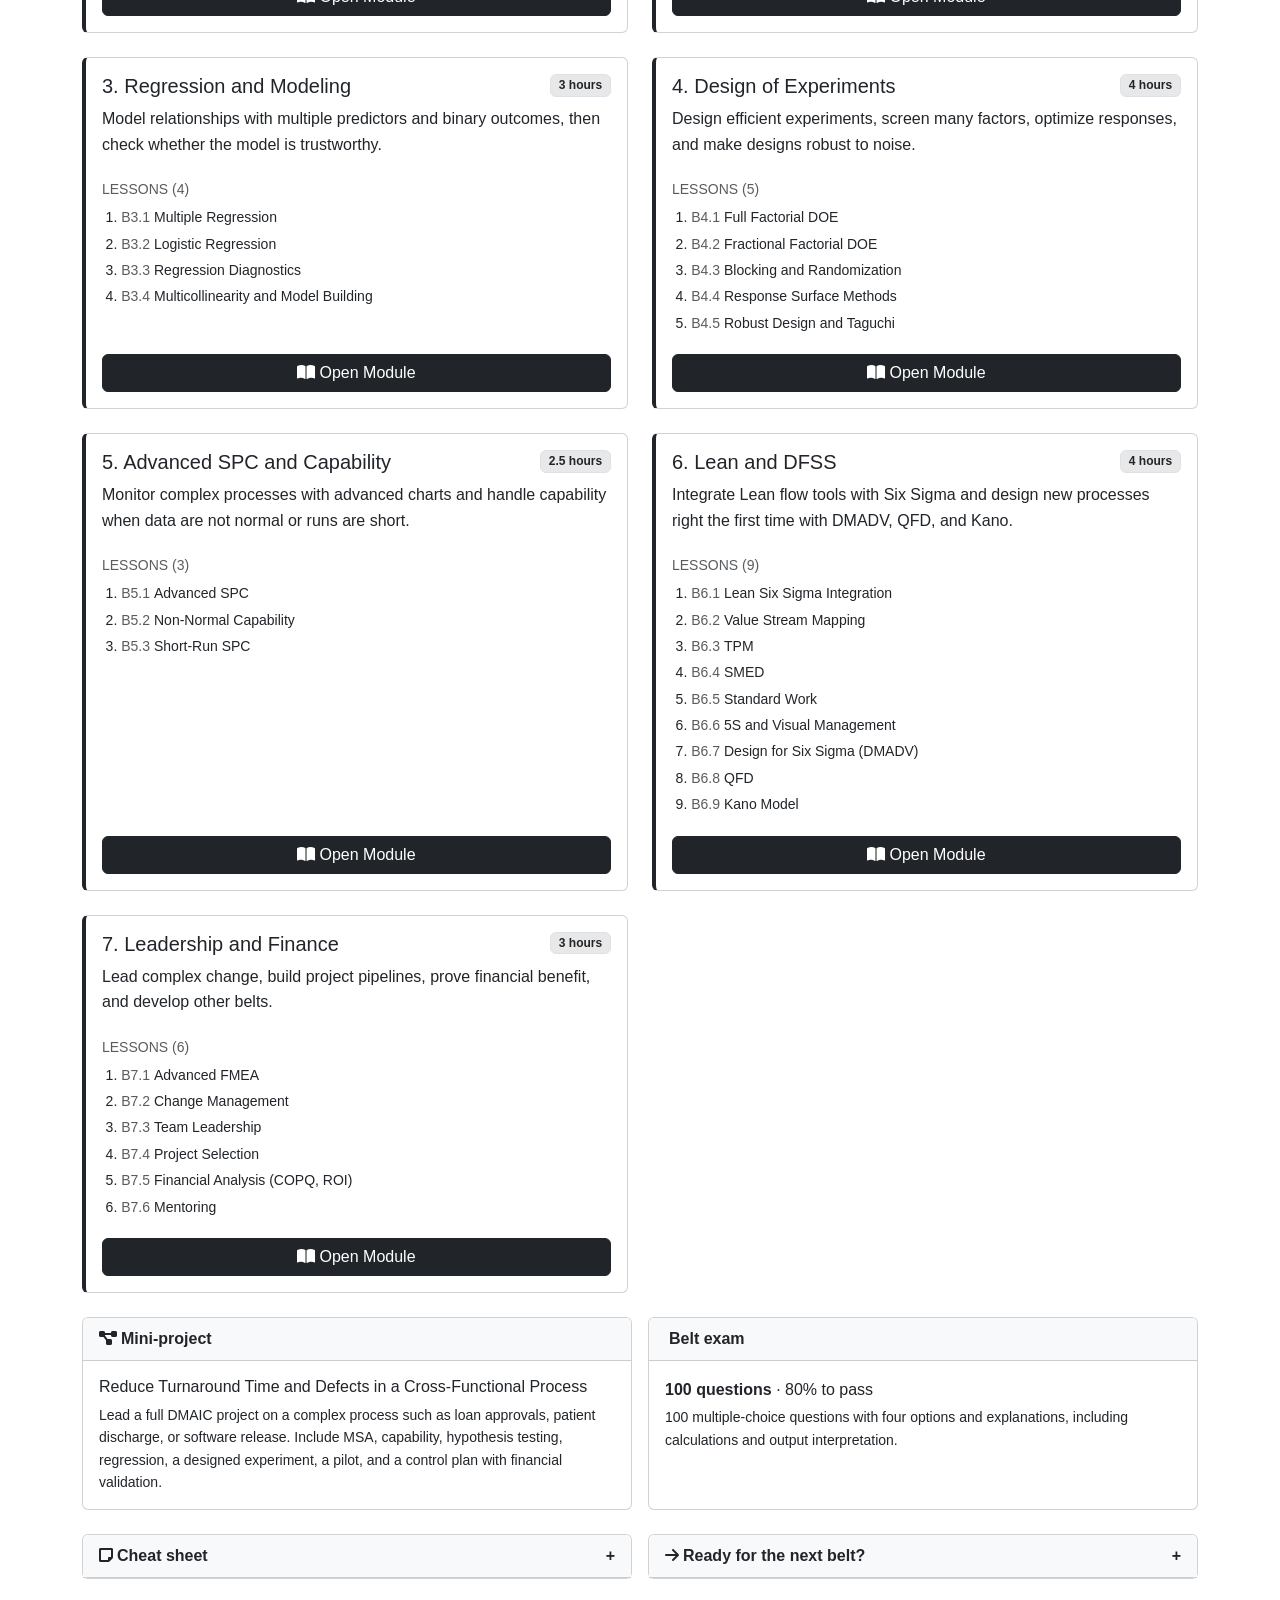
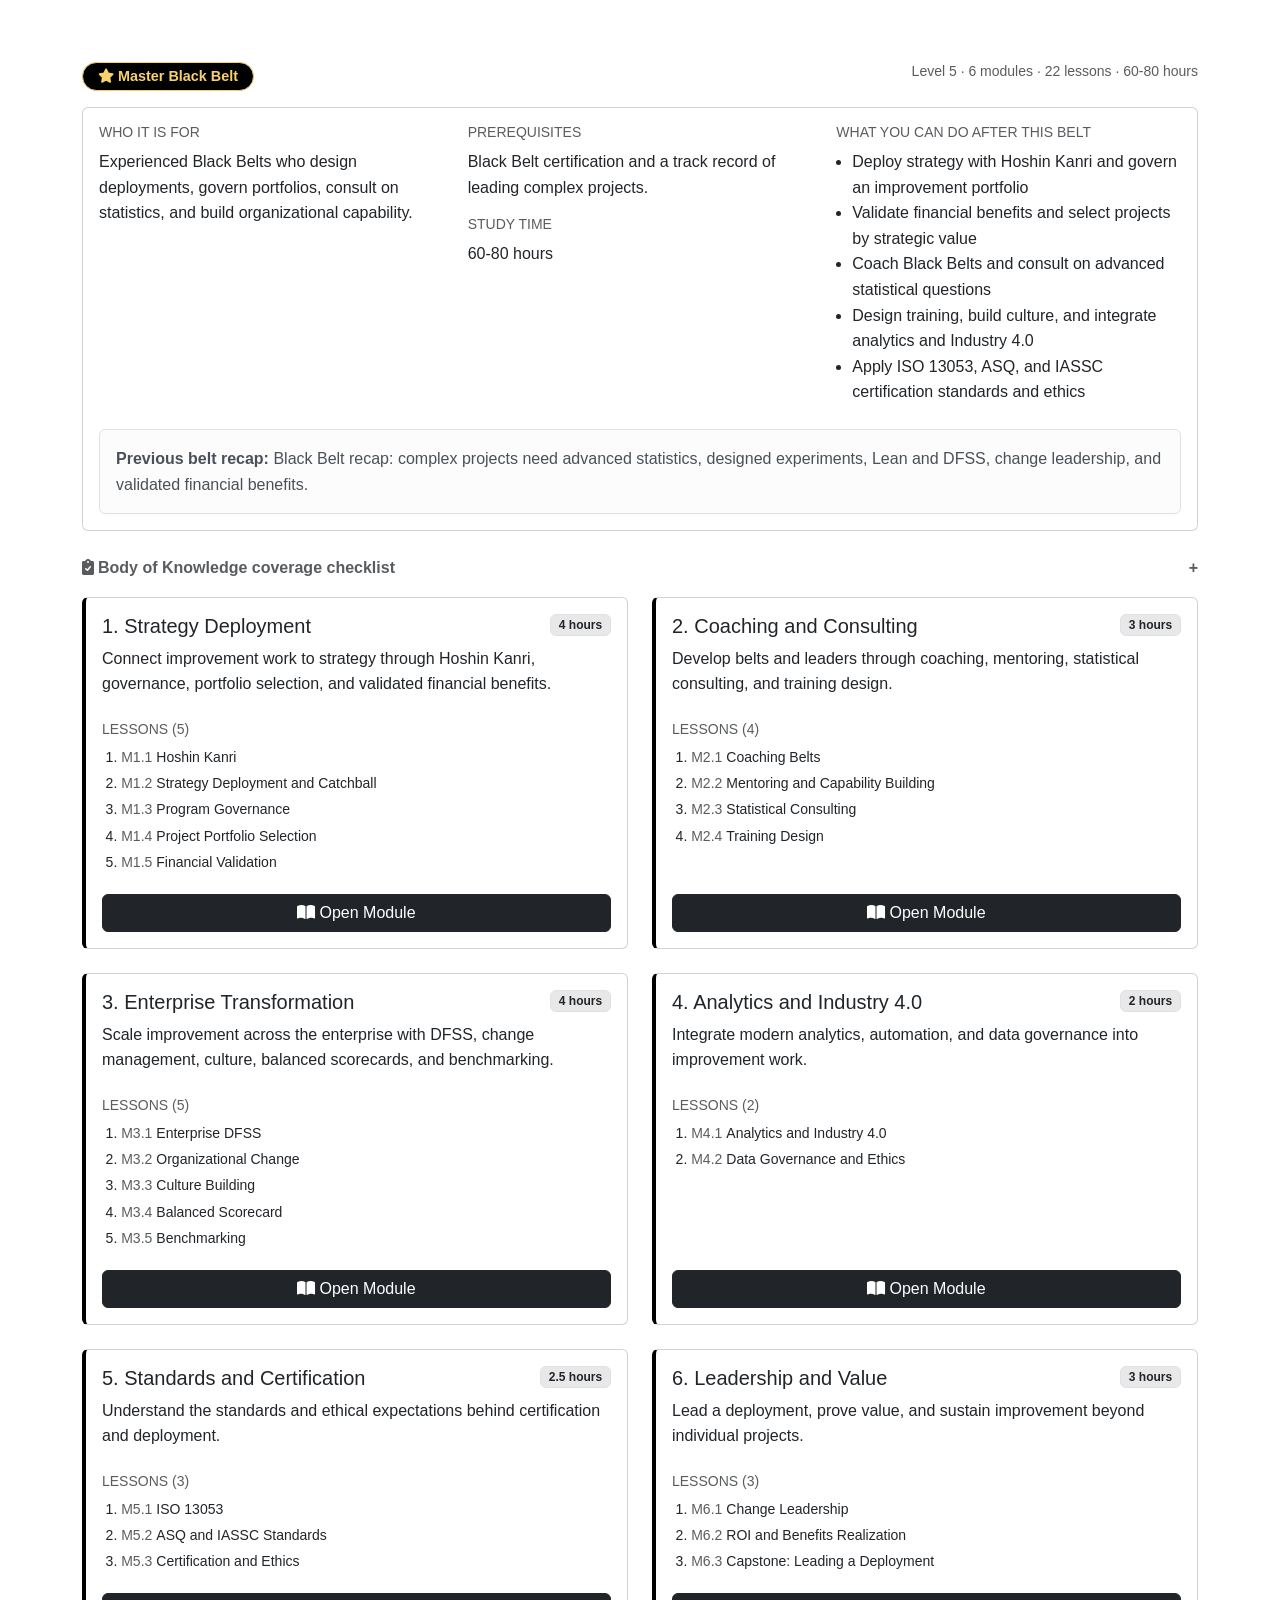
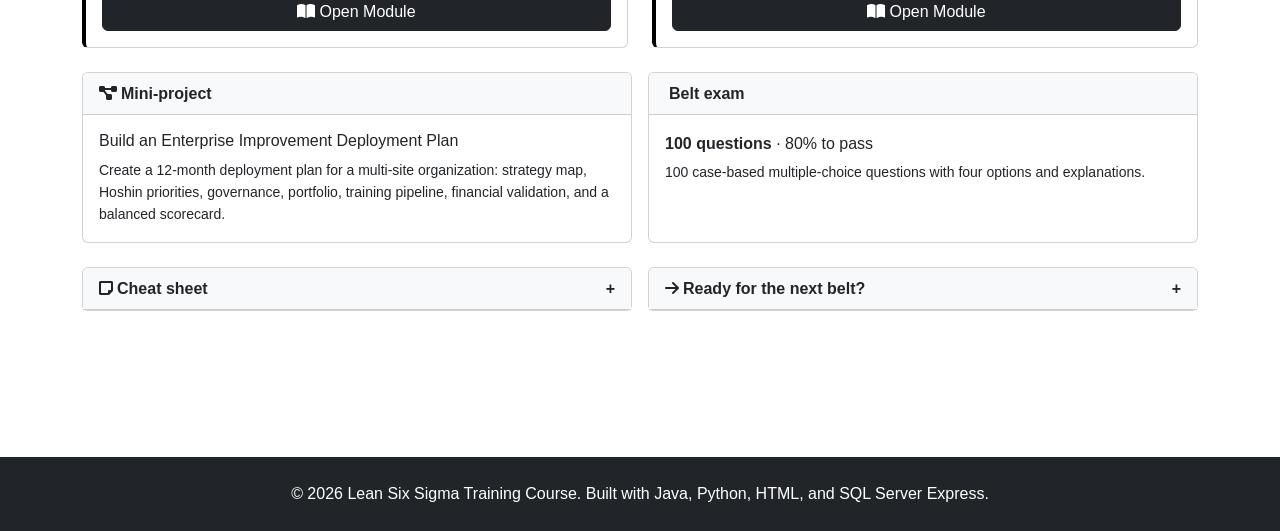
<file: html/modules.html>
<!DOCTYPE html>
<html lang="en">
<head>
    <meta charset="UTF-8">
    <meta name="viewport" content="width=device-width, initial-scale=1.0">
    <title>Training Modules - Lean Six Sigma Training</title>
    <link href="https://cdn.jsdelivr.net/npm/bootstrap@5.3.0/dist/css/bootstrap.min.css" rel="stylesheet">
    <link href="https://cdnjs.cloudflare.com/ajax/libs/font-awesome/6.0.0/css/all.min.css" rel="stylesheet">
    <link href="css/style.css" rel="stylesheet">
    <script src="js/i18n.js"></script>
</head>
<body>
    <nav class="navbar navbar-expand-lg navbar-dark bg-primary">
        <div class="container">
            <a class="navbar-brand" href="index.html">
                <i class="fas fa-chart-line"></i> Lean Six Sigma Training
            </a>
            <button class="navbar-toggler" type="button" data-bs-toggle="collapse" data-bs-target="#navbarNav">
                <span class="navbar-toggler-icon"></span>
            </button>
            <div class="collapse navbar-collapse" id="navbarNav">
                <ul class="navbar-nav ms-auto">
                    <li class="nav-item"><a class="nav-link" href="index.html">Home</a></li>
                    <li class="nav-item"><a class="nav-link active" href="modules.html">Modules</a></li>
                    <li class="nav-item"><a class="nav-link" href="syllabus.html">Syllabus</a></li>
                    <li class="nav-item"><a class="nav-link" href="calculators.html">Calculators</a></li>
                    <li class="nav-item"><a class="nav-link" href="statistics.html">Statistics</a></li>
                    <li class="nav-item"><a class="nav-link" href="quizzes.html">Quizzes</a></li>
                    <li class="nav-item"><a class="nav-link" href="resources.html">Resources</a></li>
                    <li class="nav-item"><a class="nav-link" href="login.html">Login</a></li>
                </ul>
            </div>
        </div>
    </nav>

    <div class="container py-5">
        <div class="text-center mb-4">
                <h1 class="section-title d-inline-block" data-i18n="pages.modules">Training Modules</h1>
            <p class="lead text-muted mx-auto" style="max-width: 760px;">
                Five complete belts, 26 modules, and 112 lessons aligned to ASQ, IASSC, and ISO 13053.
                Start at White Belt and build up, or jump to the belt that matches your role.
            </p>
        </div>

        <div class="d-flex flex-wrap justify-content-center gap-2 mb-5" id="beltQuickNav"></div>
        <div id="beltSections"></div>
    </div>

    <footer class="bg-dark text-white py-4">
        <div class="container text-center">
            <p class="mb-0">&copy; 2026 Lean Six Sigma Training Course. Built with Java, Python, HTML, and SQL Server Express.</p>
        </div>
    </footer>

    <script src="https://cdn.jsdelivr.net/npm/bootstrap@5.3.0/dist/js/bootstrap.bundle.min.js"></script>
    <script src="js/data-loader.js" data-src="curriculum-data"></script>
    <script src="js/api-client.js"></script>
    <script src="js/app.js"></script>
    <script src="js/modules-render.js"></script>
</body>
</html>
</file>
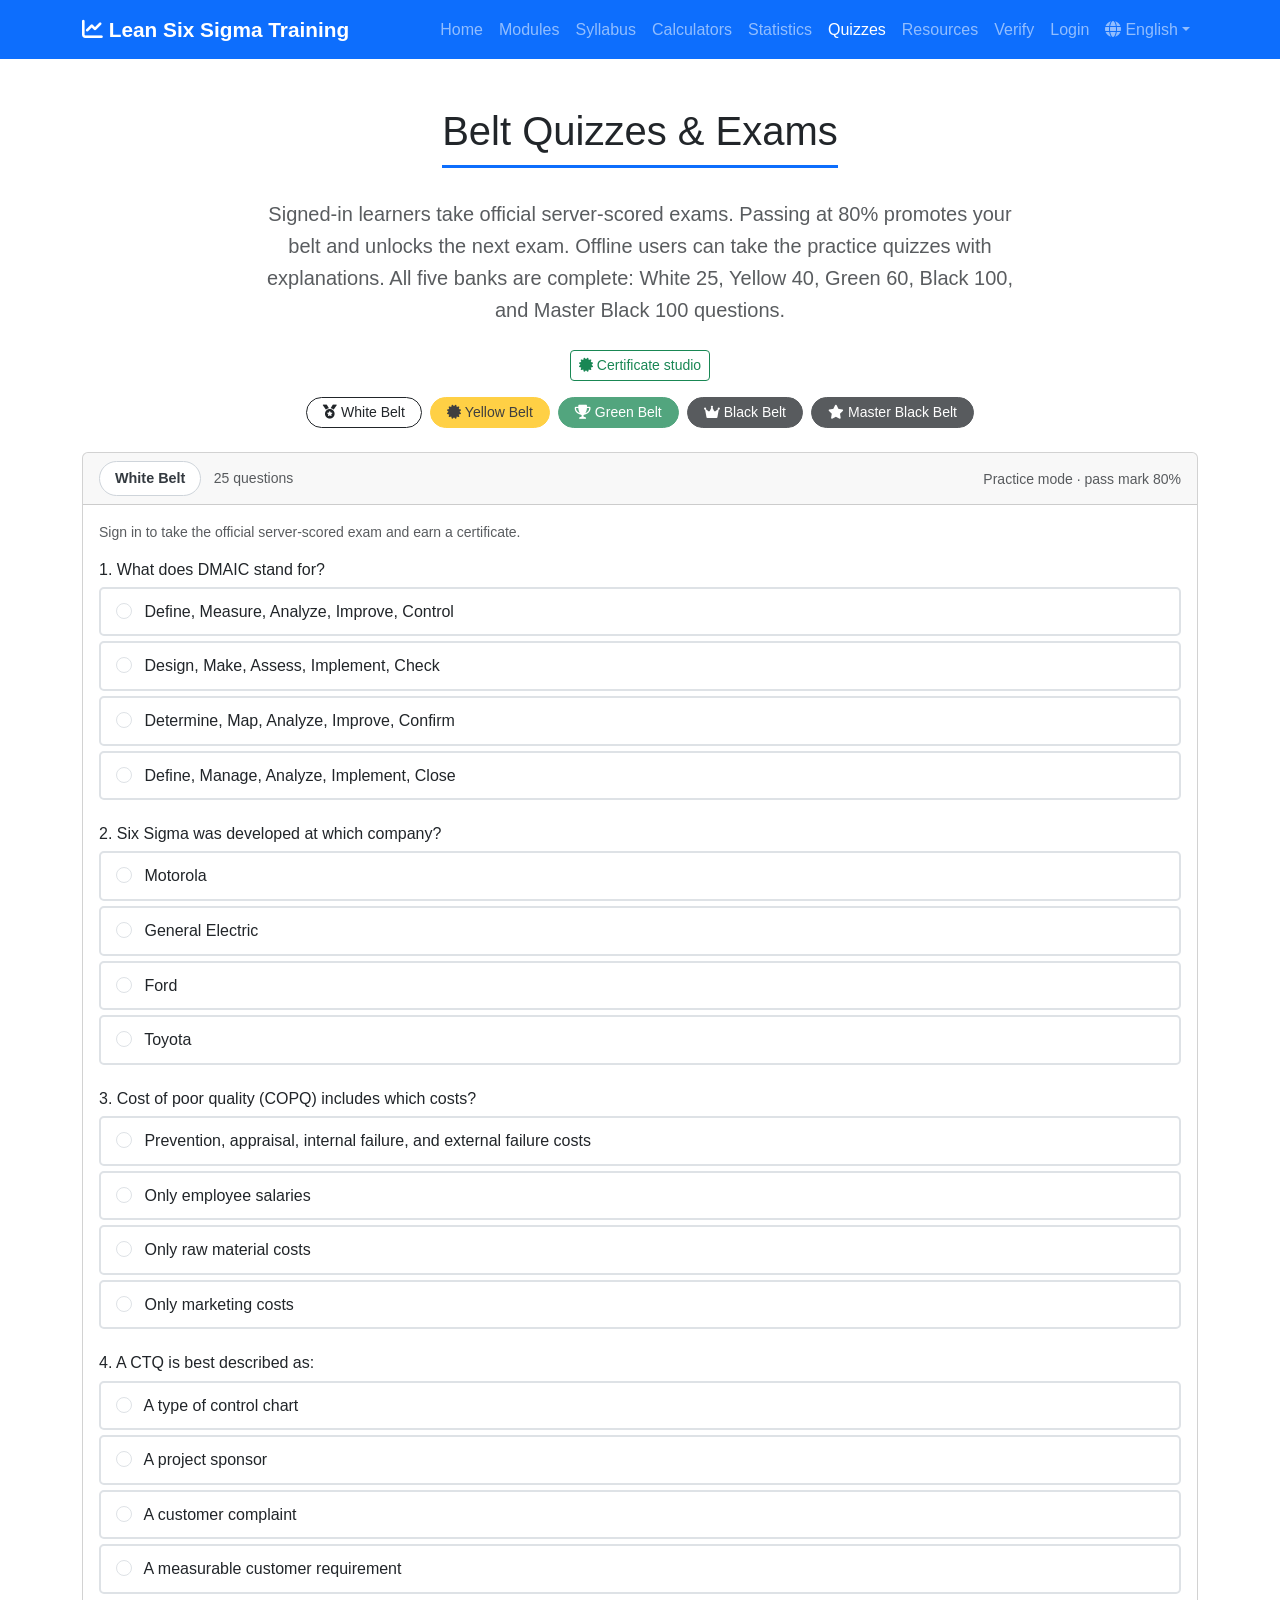
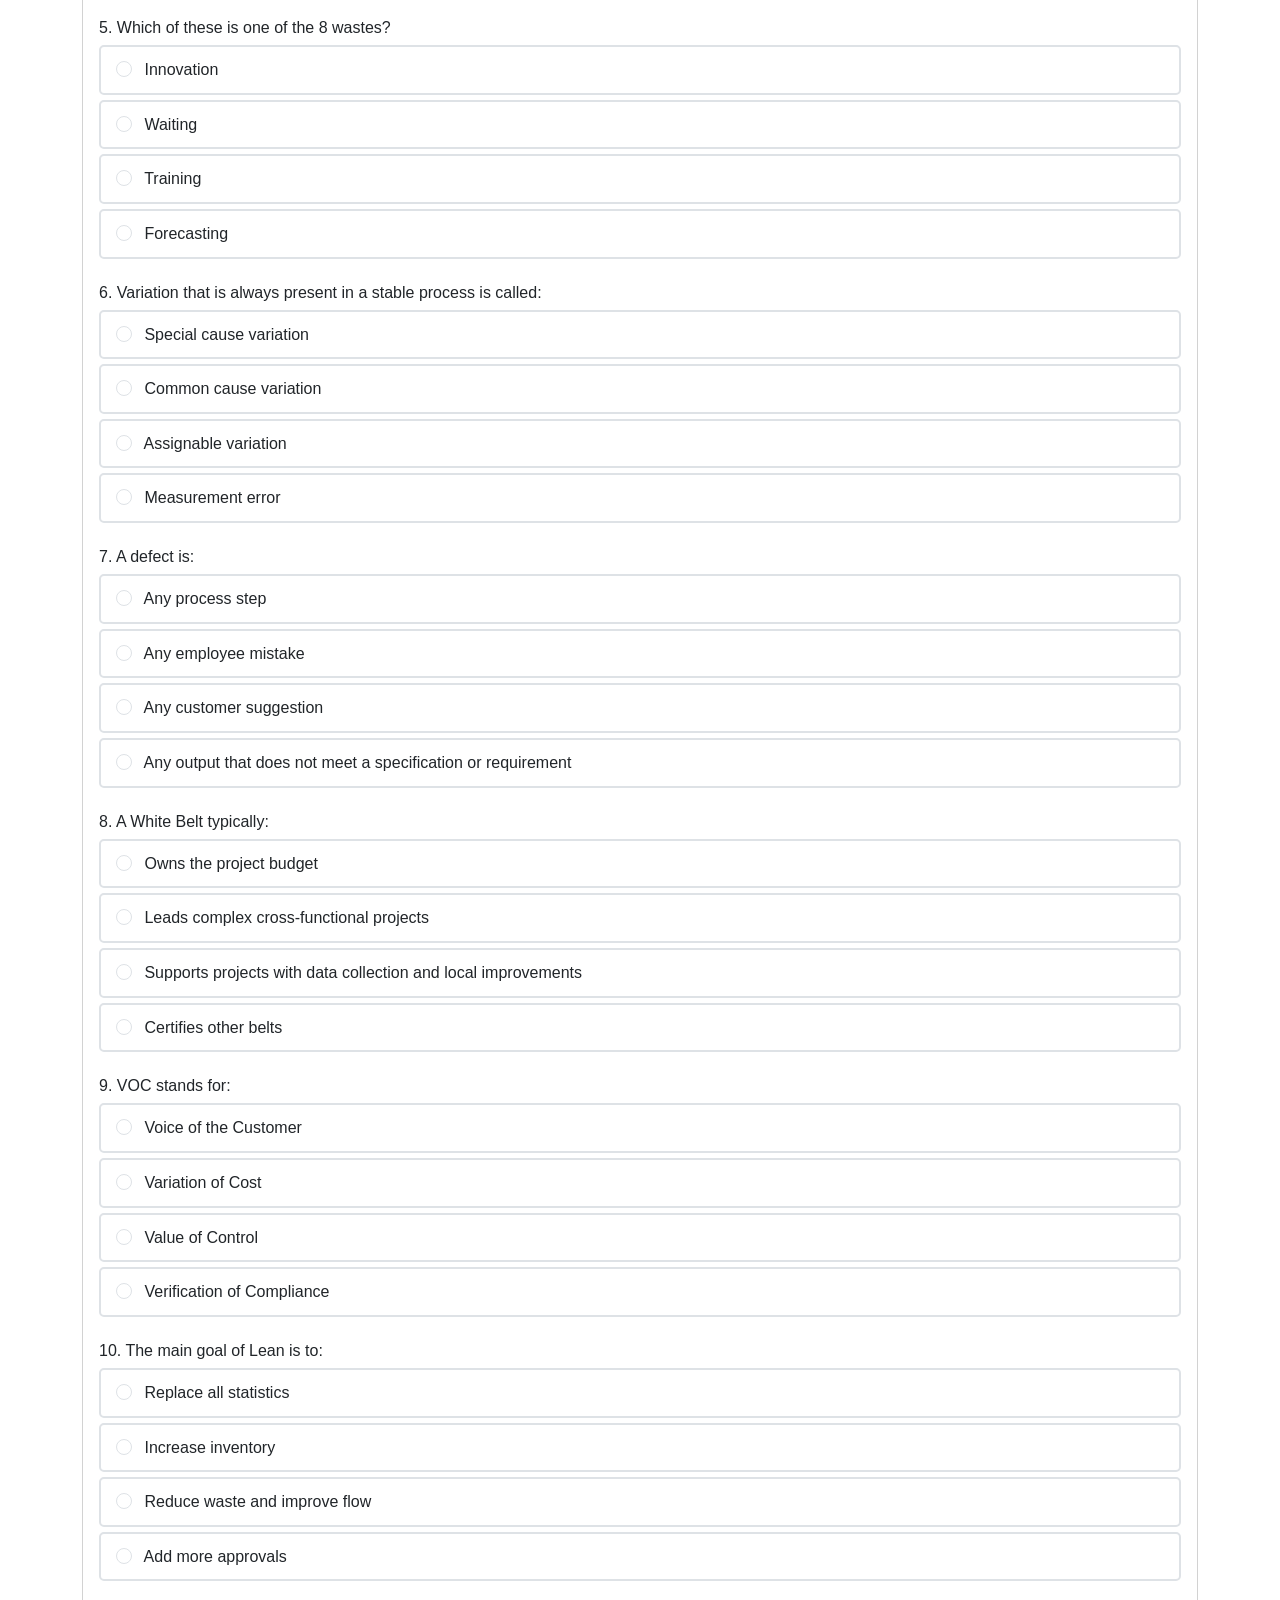
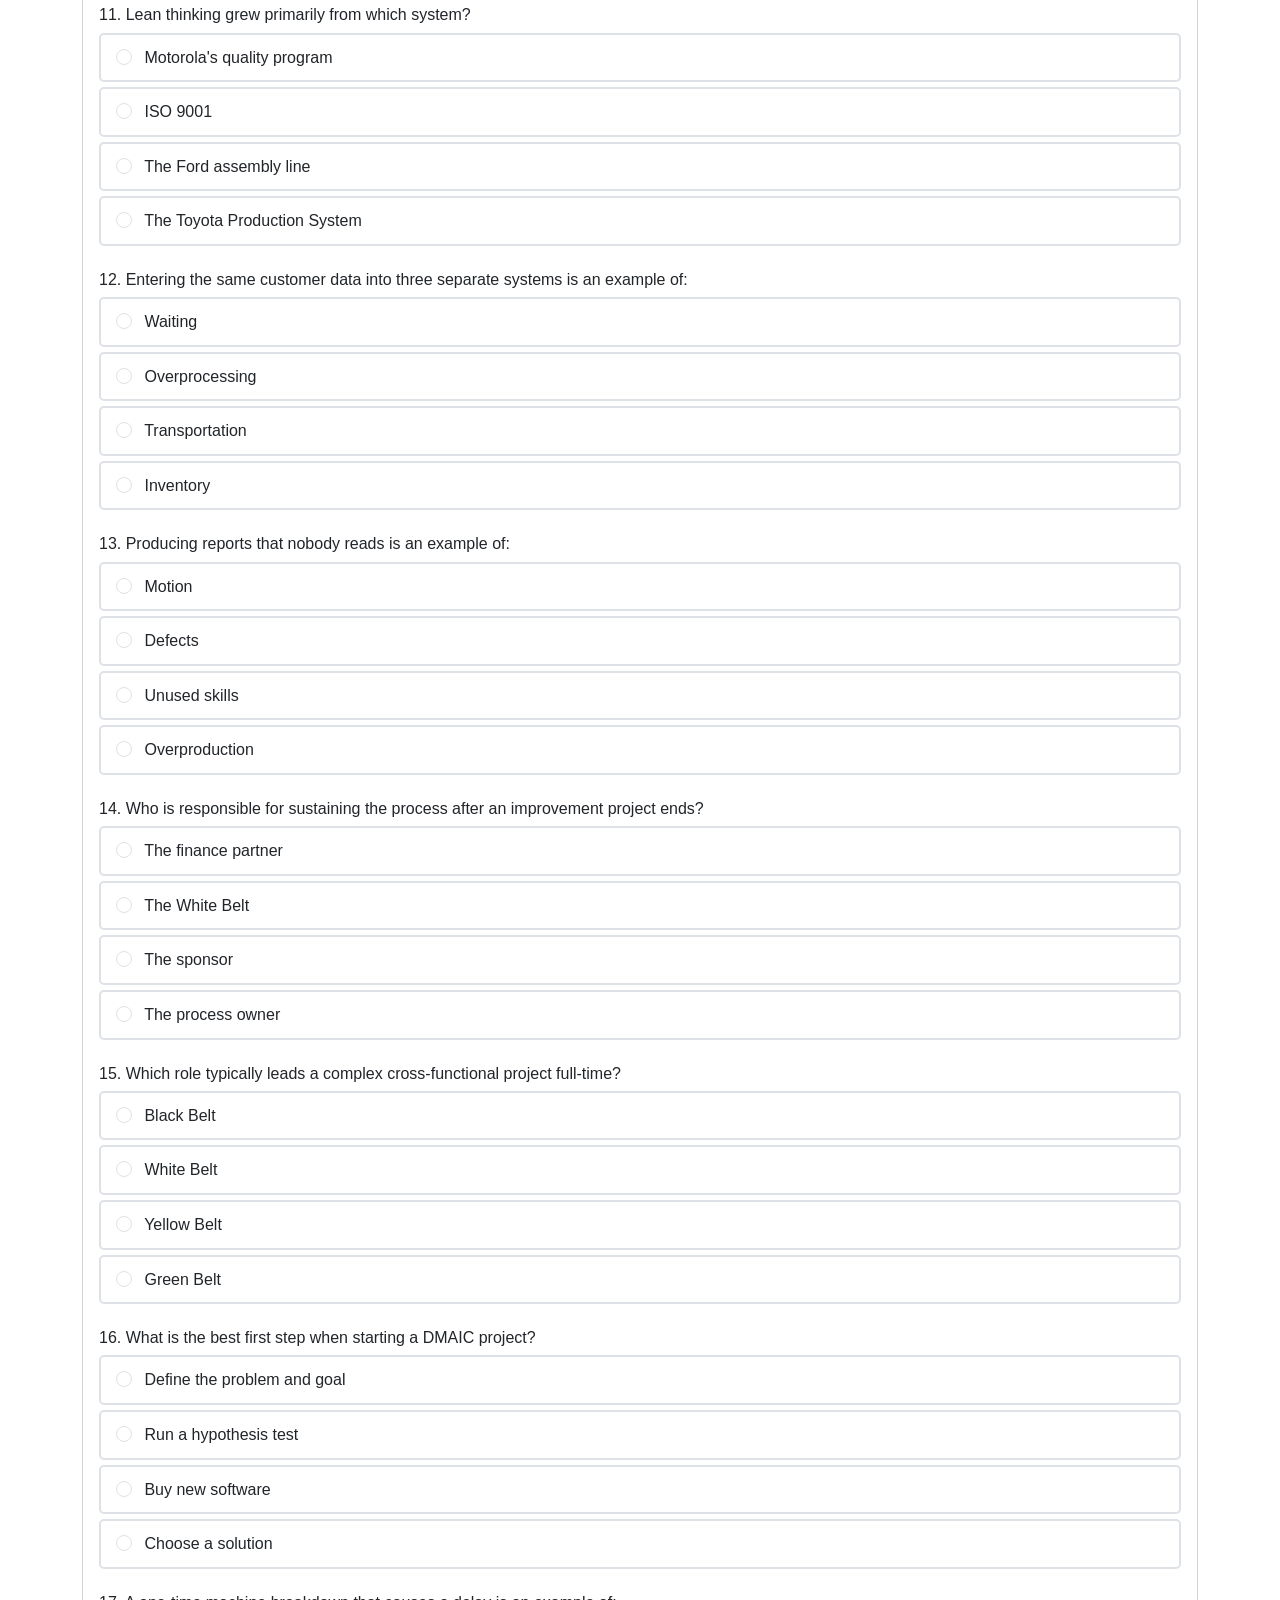
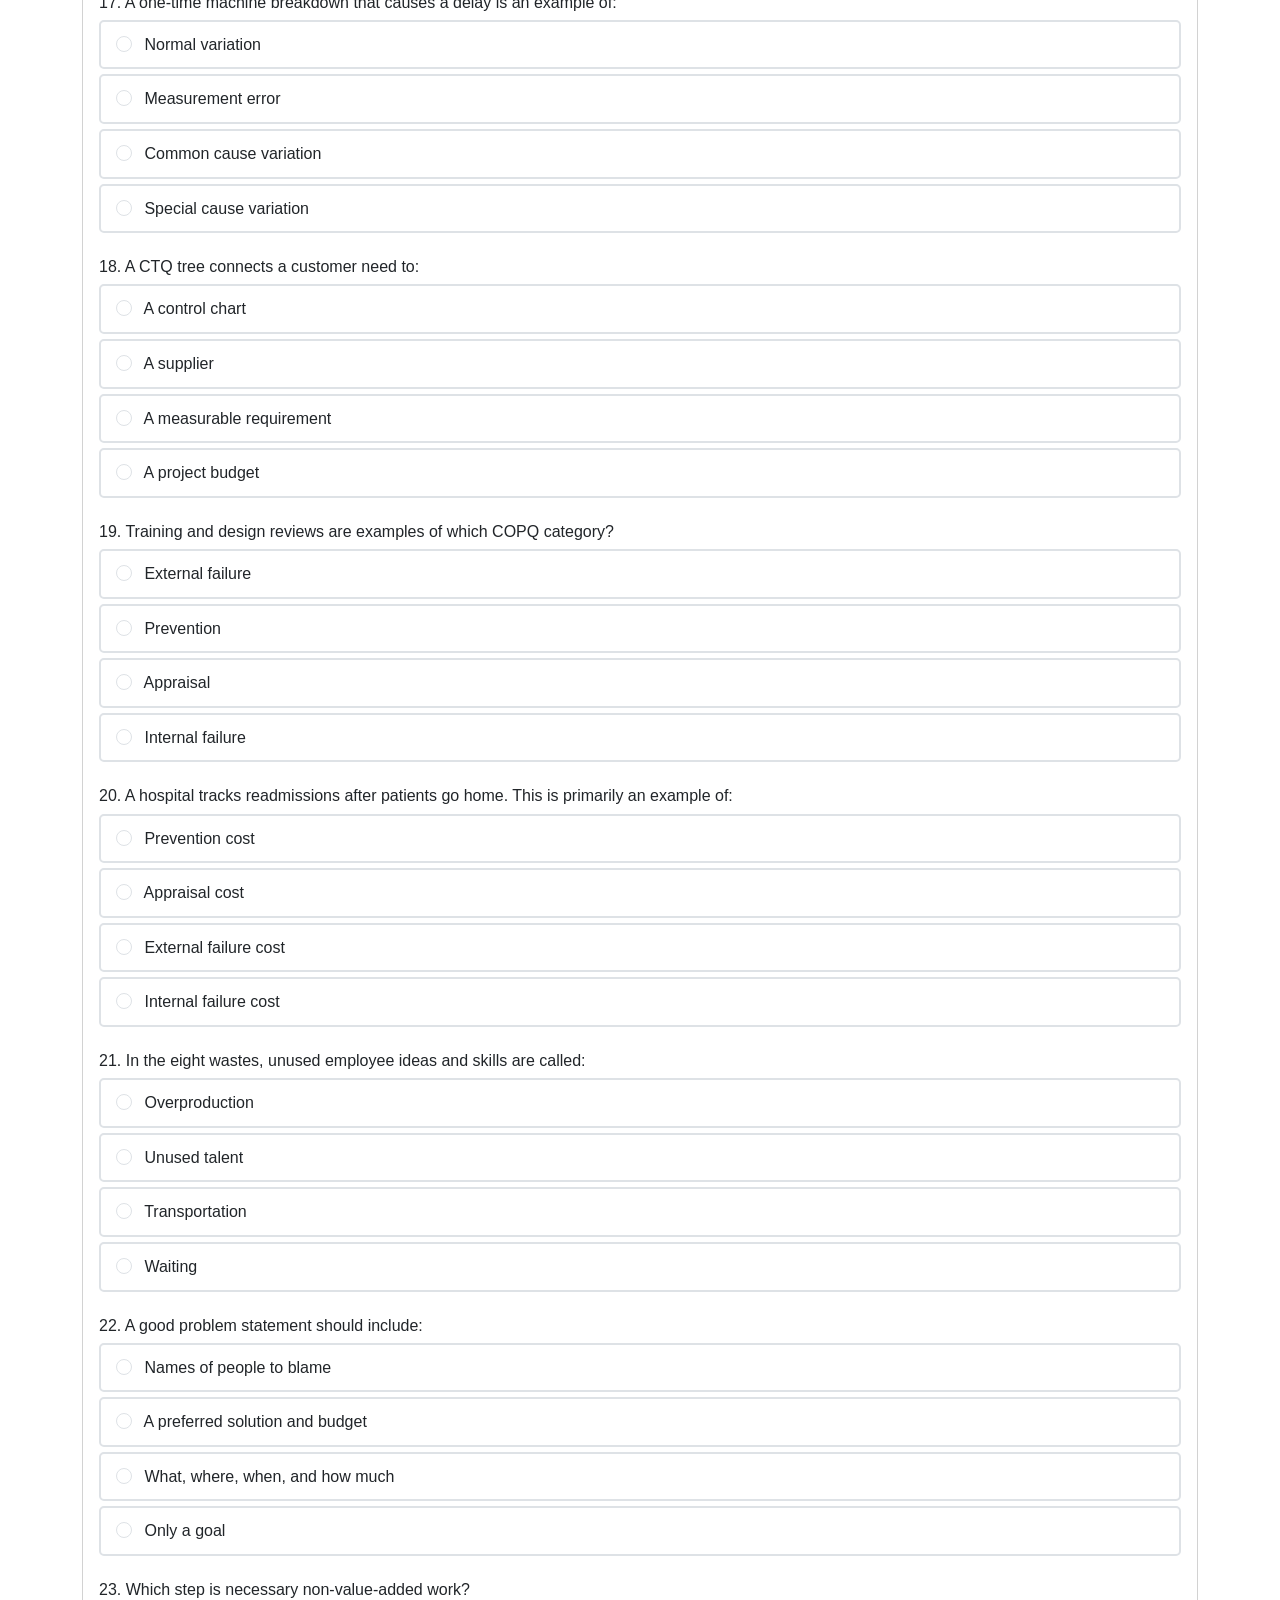
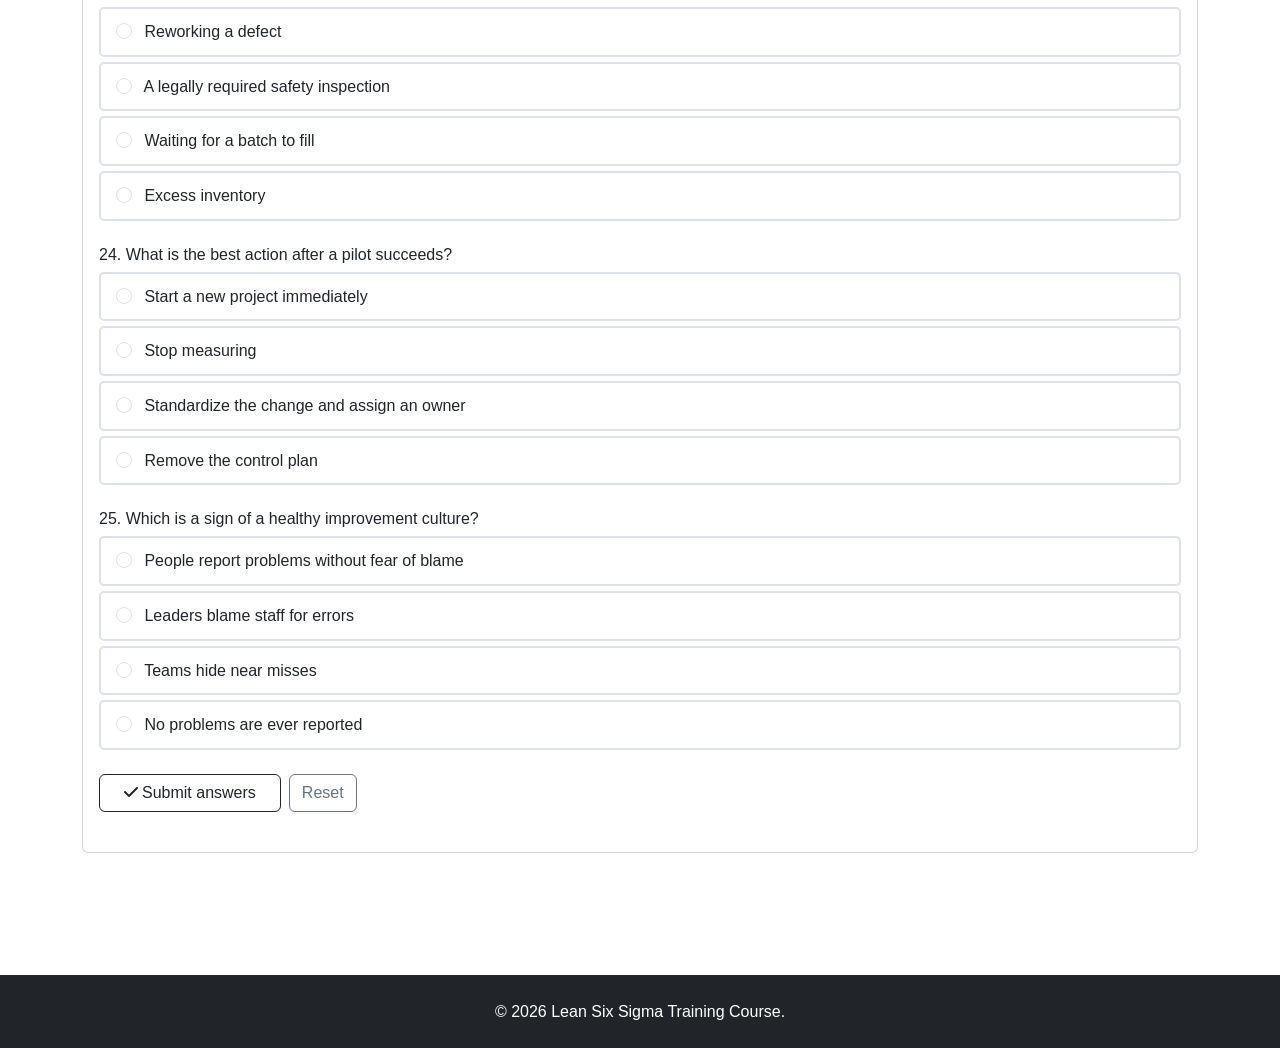
<file: html/quizzes.html>
<!DOCTYPE html>
<html lang="en">
<head>
    <meta charset="UTF-8">
    <meta name="viewport" content="width=device-width, initial-scale=1.0">
    <title>Quizzes - Lean Six Sigma Training</title>
    <link href="https://cdn.jsdelivr.net/npm/bootstrap@5.3.0/dist/css/bootstrap.min.css" rel="stylesheet">
    <link href="https://cdnjs.cloudflare.com/ajax/libs/font-awesome/6.0.0/css/all.min.css" rel="stylesheet">
    <link href="css/style.css" rel="stylesheet">
    <link href="css/certificate.css" rel="stylesheet">
    <script src="js/i18n.js"></script>
</head>
<body>
    <nav class="navbar navbar-expand-lg navbar-dark bg-primary">
        <div class="container">
            <a class="navbar-brand" href="index.html"><i class="fas fa-chart-line"></i> Lean Six Sigma Training</a>
            <button class="navbar-toggler" type="button" data-bs-toggle="collapse" data-bs-target="#navbarNav">
                <span class="navbar-toggler-icon"></span>
            </button>
            <div class="collapse navbar-collapse" id="navbarNav">
                <ul class="navbar-nav ms-auto">
                    <li class="nav-item"><a class="nav-link" href="index.html">Home</a></li>
                    <li class="nav-item"><a class="nav-link" href="modules.html">Modules</a></li>
                    <li class="nav-item"><a class="nav-link" href="syllabus.html">Syllabus</a></li>
                    <li class="nav-item"><a class="nav-link" href="calculators.html">Calculators</a></li>
                    <li class="nav-item"><a class="nav-link" href="statistics.html">Statistics</a></li>
                    <li class="nav-item"><a class="nav-link active" href="quizzes.html">Quizzes</a></li>
                    <li class="nav-item"><a class="nav-link" href="resources.html">Resources</a></li>
                    <li class="nav-item"><a class="nav-link" href="verify.html">Verify</a></li>
                    <li class="nav-item"><a class="nav-link" href="login.html">Login</a></li>
                </ul>
            </div>
        </div>
    </nav>

    <div class="container py-5">
        <div class="text-center mb-4">
                <h1 class="section-title d-inline-block" data-i18n="pages.quizzes">Belt Quizzes &amp; Exams</h1>
            <p class="lead text-muted mx-auto" style="max-width: 760px;">
                Signed-in learners take official server-scored exams. Passing at 80% promotes your belt and unlocks the next exam.
                Offline users can take the practice quizzes with explanations. All five banks are complete:
                White 25, Yellow 40, Green 60, Black 100, and Master Black 100 questions.
            </p>
        </div>
        <div class="text-center mb-3">
            <button type="button" class="btn btn-outline-success btn-sm" id="openCertificateStudioBtn">
                <i class="fas fa-certificate me-1"></i>Certificate studio
            </button>
        </div>
        <div class="d-flex flex-wrap justify-content-center gap-2 mb-4" id="quizBeltNav"></div>
        <div id="quizArea"></div>
    </div>

    <footer class="bg-dark text-white py-4">
        <div class="container text-center"><p class="mb-0">&copy; 2026 Lean Six Sigma Training Course.</p></div>
    </footer>

    <script src="https://cdn.jsdelivr.net/npm/bootstrap@5.3.0/dist/js/bootstrap.bundle.min.js"></script>
    <script src="js/data-loader.js" data-src="curriculum-data"></script>
    <script src="js/data-loader.js" data-src="quiz-data"></script>
    <script src="js/api-client.js"></script>
    <script src="js/app.js"></script>
    <script src="js/qrcode.js"></script>
    <script src="js/certificate.js"></script>
    <script src="js/quizzes.js"></script>
</body>
</html>
</file>
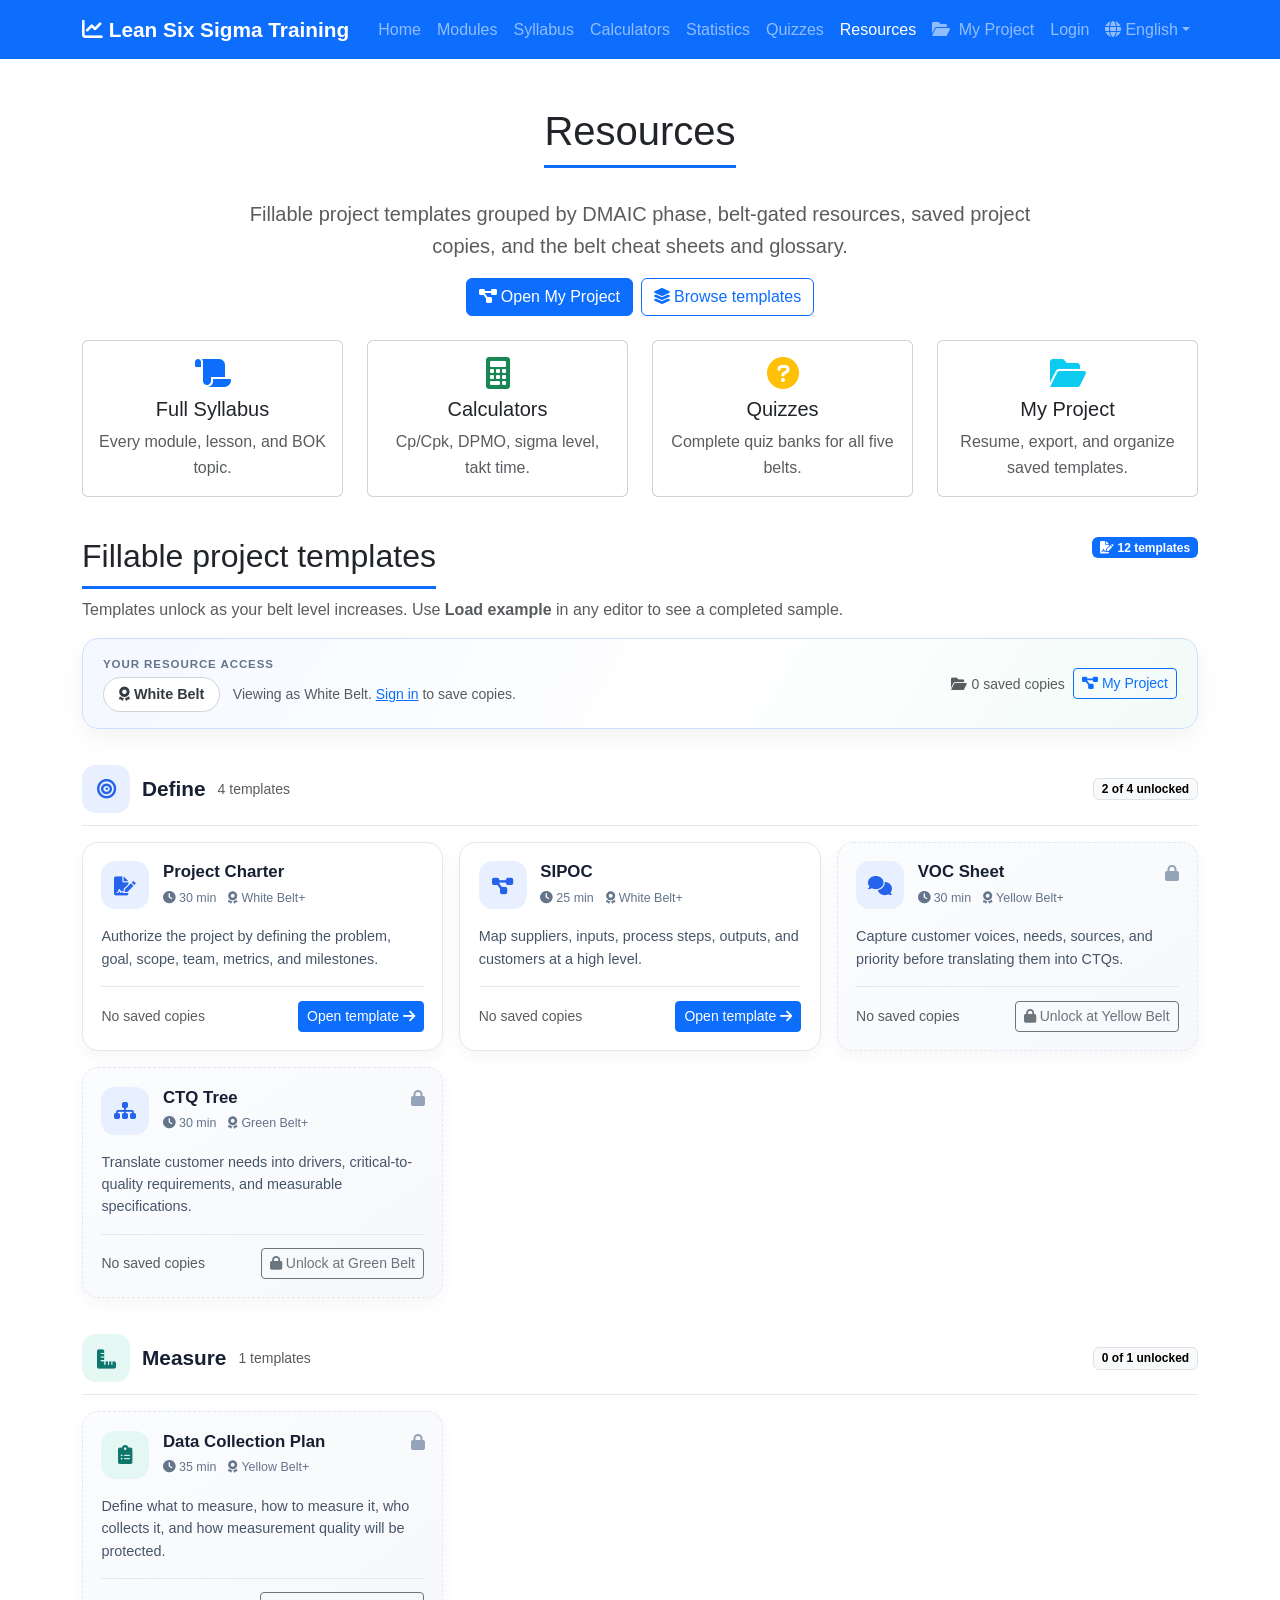
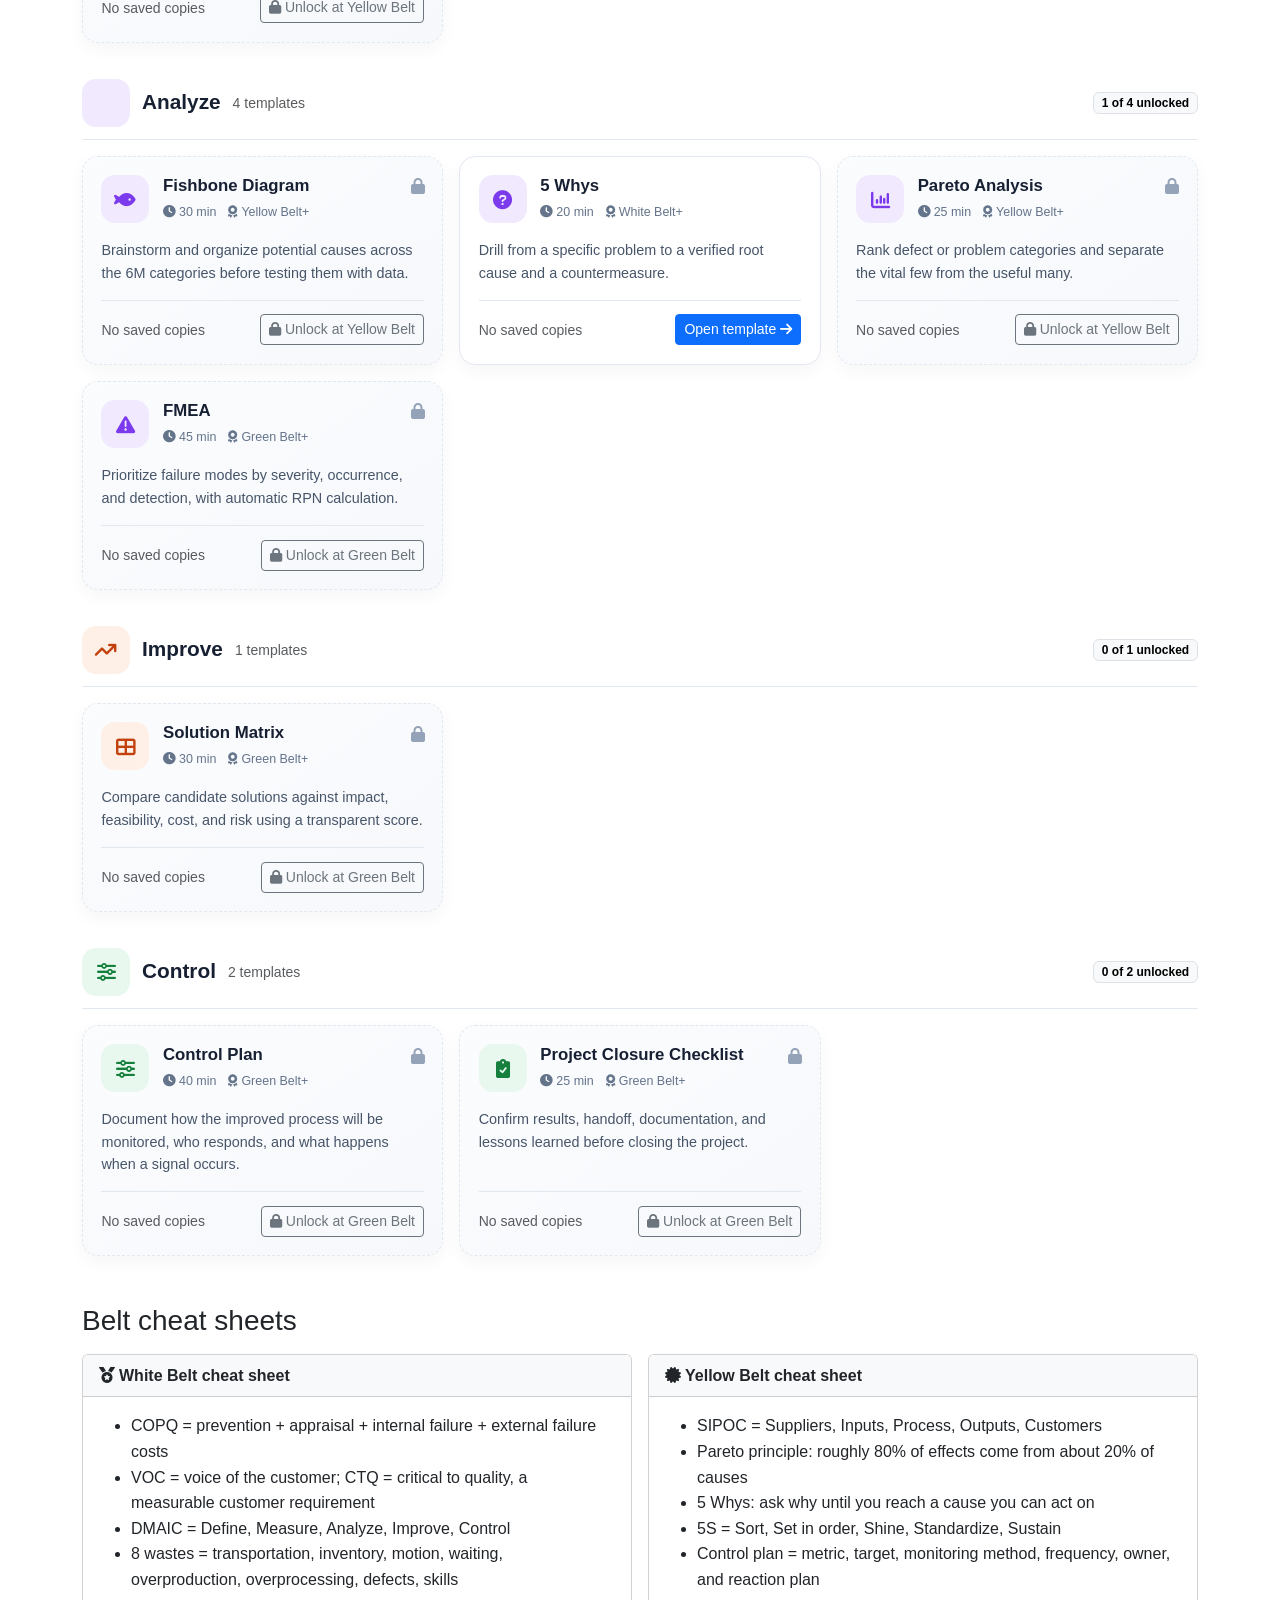
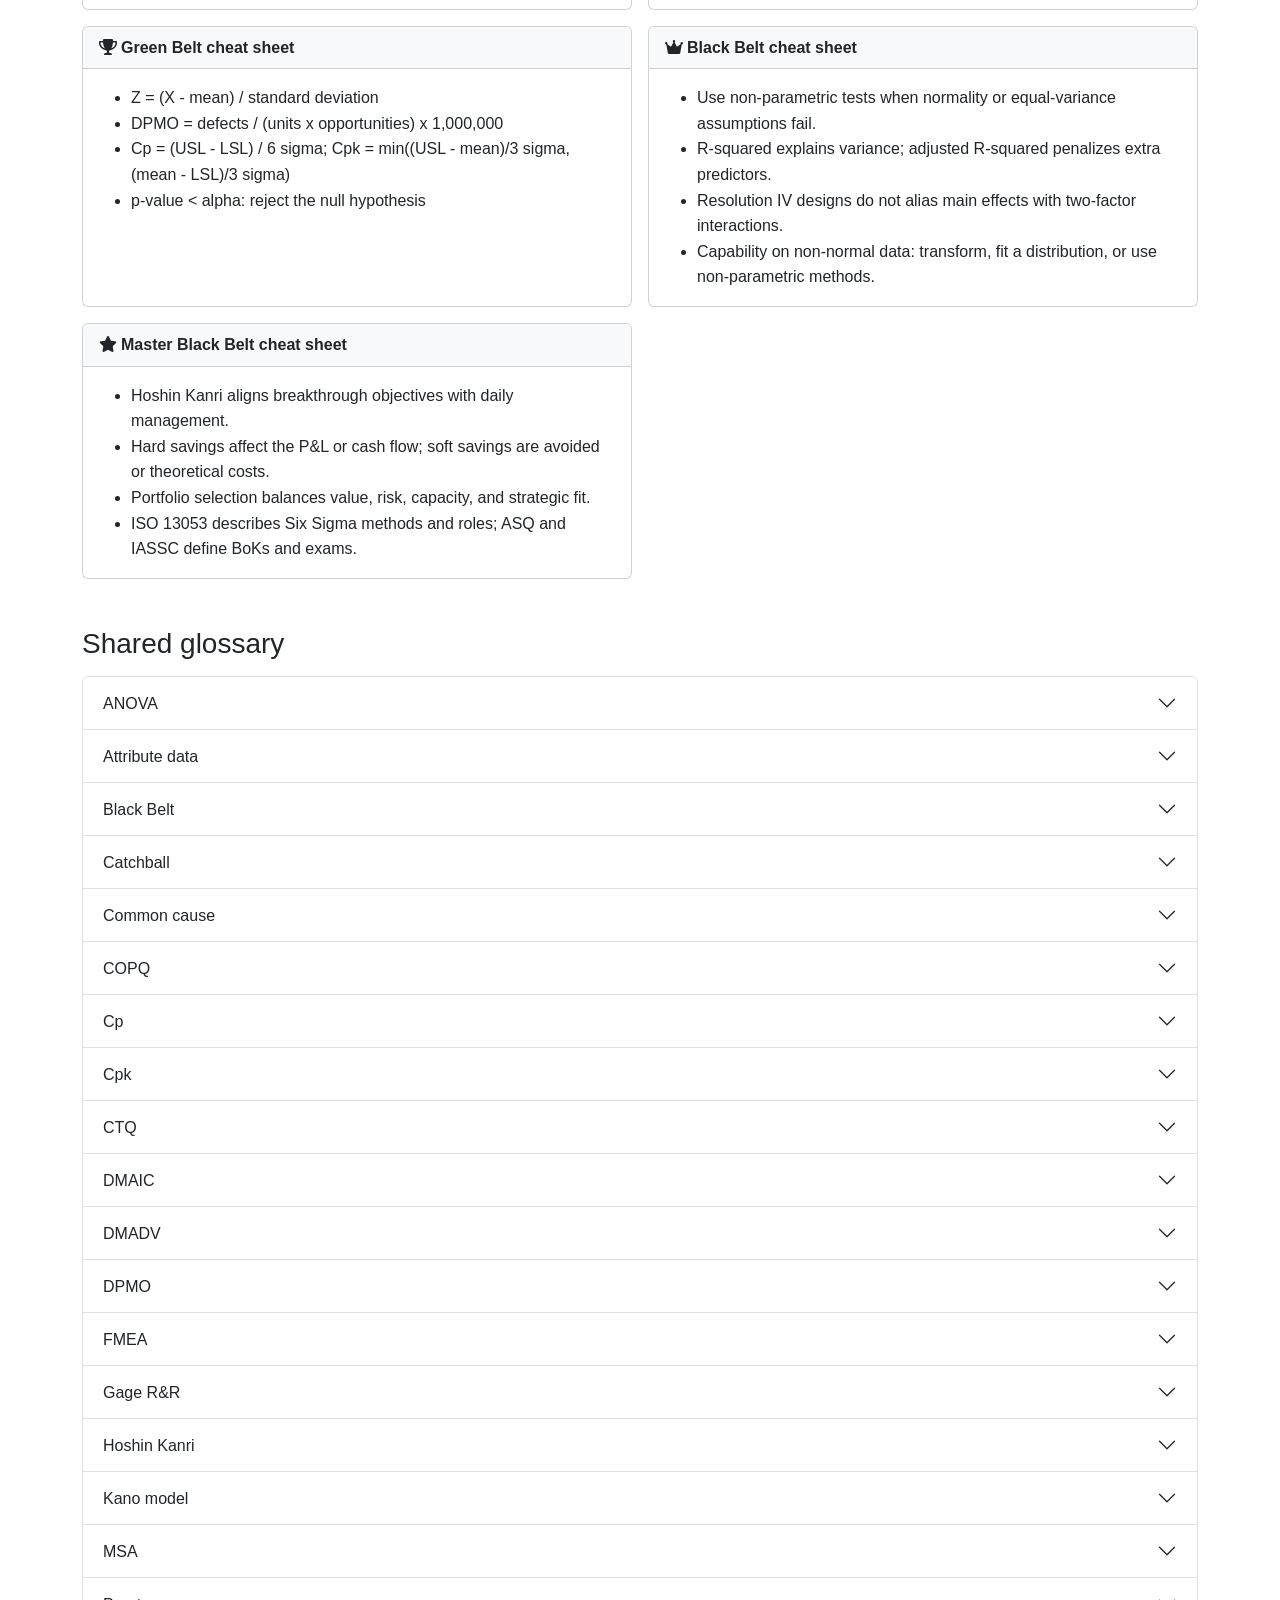
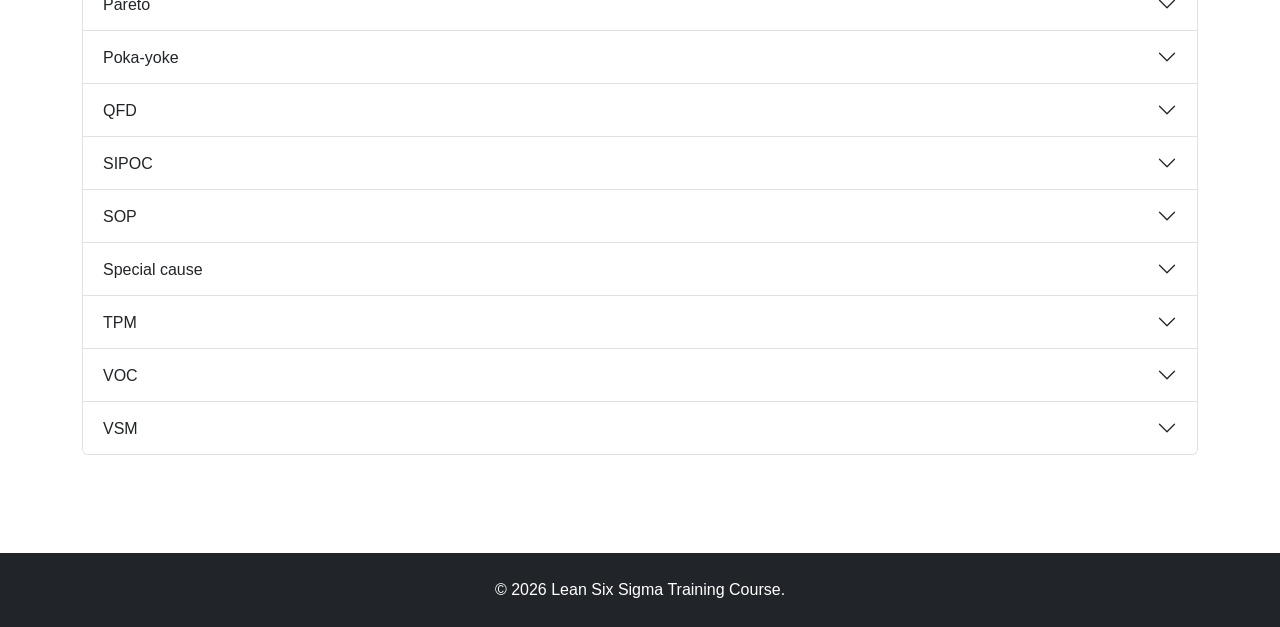
<file: html/resources.html>
<!DOCTYPE html>
<html lang="en">
<head>
    <meta charset="UTF-8">
    <meta name="viewport" content="width=device-width, initial-scale=1.0">
    <title>Resources - Lean Six Sigma Training</title>
    <link href="https://cdn.jsdelivr.net/npm/bootstrap@5.3.0/dist/css/bootstrap.min.css" rel="stylesheet">
    <link href="https://cdnjs.cloudflare.com/ajax/libs/font-awesome/6.0.0/css/all.min.css" rel="stylesheet">
    <link href="css/style.css" rel="stylesheet">
    <script src="js/i18n.js"></script>
    <link href="css/resources.css" rel="stylesheet">
</head>
<body>
    <nav class="navbar navbar-expand-lg navbar-dark bg-primary">
        <div class="container">
            <a class="navbar-brand" href="index.html"><i class="fas fa-chart-line"></i> Lean Six Sigma Training</a>
            <button class="navbar-toggler" type="button" data-bs-toggle="collapse" data-bs-target="#navbarNav">
                <span class="navbar-toggler-icon"></span>
            </button>
            <div class="collapse navbar-collapse" id="navbarNav">
                <ul class="navbar-nav ms-auto">
                    <li class="nav-item"><a class="nav-link" href="index.html">Home</a></li>
                    <li class="nav-item"><a class="nav-link" href="modules.html">Modules</a></li>
                    <li class="nav-item"><a class="nav-link" href="syllabus.html">Syllabus</a></li>
                    <li class="nav-item"><a class="nav-link" href="calculators.html">Calculators</a></li>
                    <li class="nav-item"><a class="nav-link" href="statistics.html">Statistics</a></li>
                    <li class="nav-item"><a class="nav-link" href="quizzes.html">Quizzes</a></li>
                    <li class="nav-item"><a class="nav-link active" href="resources.html">Resources</a></li>
                    <li class="nav-item"><a class="nav-link" href="my-project.html"><i class="fas fa-folder-open me-1"></i>My Project</a></li>
                    <li class="nav-item"><a class="nav-link" href="login.html">Login</a></li>
                </ul>
            </div>
        </div>
    </nav>

    <div class="container py-5">
        <div class="text-center mb-4">
                <h1 class="section-title d-inline-block" data-i18n="pages.resources">Resources</h1>
            <p class="lead text-muted mx-auto" style="max-width: 820px;">
                Fillable project templates grouped by DMAIC phase, belt-gated resources, saved project copies, and the belt cheat sheets and glossary.
            </p>
            <div class="d-flex flex-wrap justify-content-center gap-2">
                <a href="my-project.html" class="btn btn-primary"><i class="fas fa-diagram-project me-1"></i>Open My Project</a>
                <a href="#templates" class="btn btn-outline-primary"><i class="fas fa-layer-group me-1"></i>Browse templates</a>
            </div>
        </div>
        <div class="row mb-4">
            <div class="col-md-3 mb-3"><a href="syllabus.html" class="card h-100 text-decoration-none text-dark"><div class="card-body text-center"><i class="fas fa-scroll fa-2x text-primary mb-2"></i><h5>Full Syllabus</h5><p class="mb-0 text-muted">Every module, lesson, and BOK topic.</p></div></a></div>
            <div class="col-md-3 mb-3"><a href="calculators.html" class="card h-100 text-decoration-none text-dark"><div class="card-body text-center"><i class="fas fa-calculator fa-2x text-success mb-2"></i><h5>Calculators</h5><p class="mb-0 text-muted">Cp/Cpk, DPMO, sigma level, takt time.</p></div></a></div>
            <div class="col-md-3 mb-3"><a href="quizzes.html" class="card h-100 text-decoration-none text-dark"><div class="card-body text-center"><i class="fas fa-question-circle fa-2x text-warning mb-2"></i><h5>Quizzes</h5><p class="mb-0 text-muted">Complete quiz banks for all five belts.</p></div></a></div>
            <div class="col-md-3 mb-3"><a href="my-project.html" class="card h-100 text-decoration-none text-dark"><div class="card-body text-center"><i class="fas fa-folder-open fa-2x text-info mb-2"></i><h5>My Project</h5><p class="mb-0 text-muted">Resume, export, and organize saved templates.</p></div></a></div>
        </div>
        <section class="resource-library-section" id="templates">
            <div class="d-flex flex-wrap justify-content-between align-items-end gap-2 mb-3">
                <div>
                    <h2 class="section-title d-inline-block mb-0" data-i18n="resources.templatesTitle">Fillable project templates</h2>
                    <p class="text-muted mb-0 mt-2">Templates unlock as your belt level increases. Use <strong>Load example</strong> in any editor to see a completed sample.</p>
                </div>
                <span class="badge text-bg-primary align-self-start"><i class="fas fa-file-signature me-1"></i>12 templates</span>
            </div>
            <div id="resourceLibrary"></div>
        </section>
            <h3 class="mb-3 mt-5" data-i18n="resources.cheatSheets">Belt cheat sheets</h3>
        <div id="cheatSheets" class="mb-5"></div>
            <h3 class="mb-3" data-i18n="resources.glossaryTitle">Shared glossary</h3>
        <div id="glossary"></div>
    </div>

    <footer class="bg-dark text-white py-4">
        <div class="container text-center"><p class="mb-0">&copy; 2026 Lean Six Sigma Training Course.</p></div>
    </footer>

    <script src="https://cdn.jsdelivr.net/npm/bootstrap@5.3.0/dist/js/bootstrap.bundle.min.js"></script>
    <script src="js/data-loader.js" data-src="curriculum-data"></script>
    <script src="js/api-client.js"></script>
    <script src="js/app.js"></script>
    <script src="js/data-loader.js" data-src="resource-catalog-data"></script>
    <script src="js/resource-store.js"></script>
    <script src="js/resource-library.js"></script>
    <script src="js/resources.js"></script>
</body>
</html>
</file>
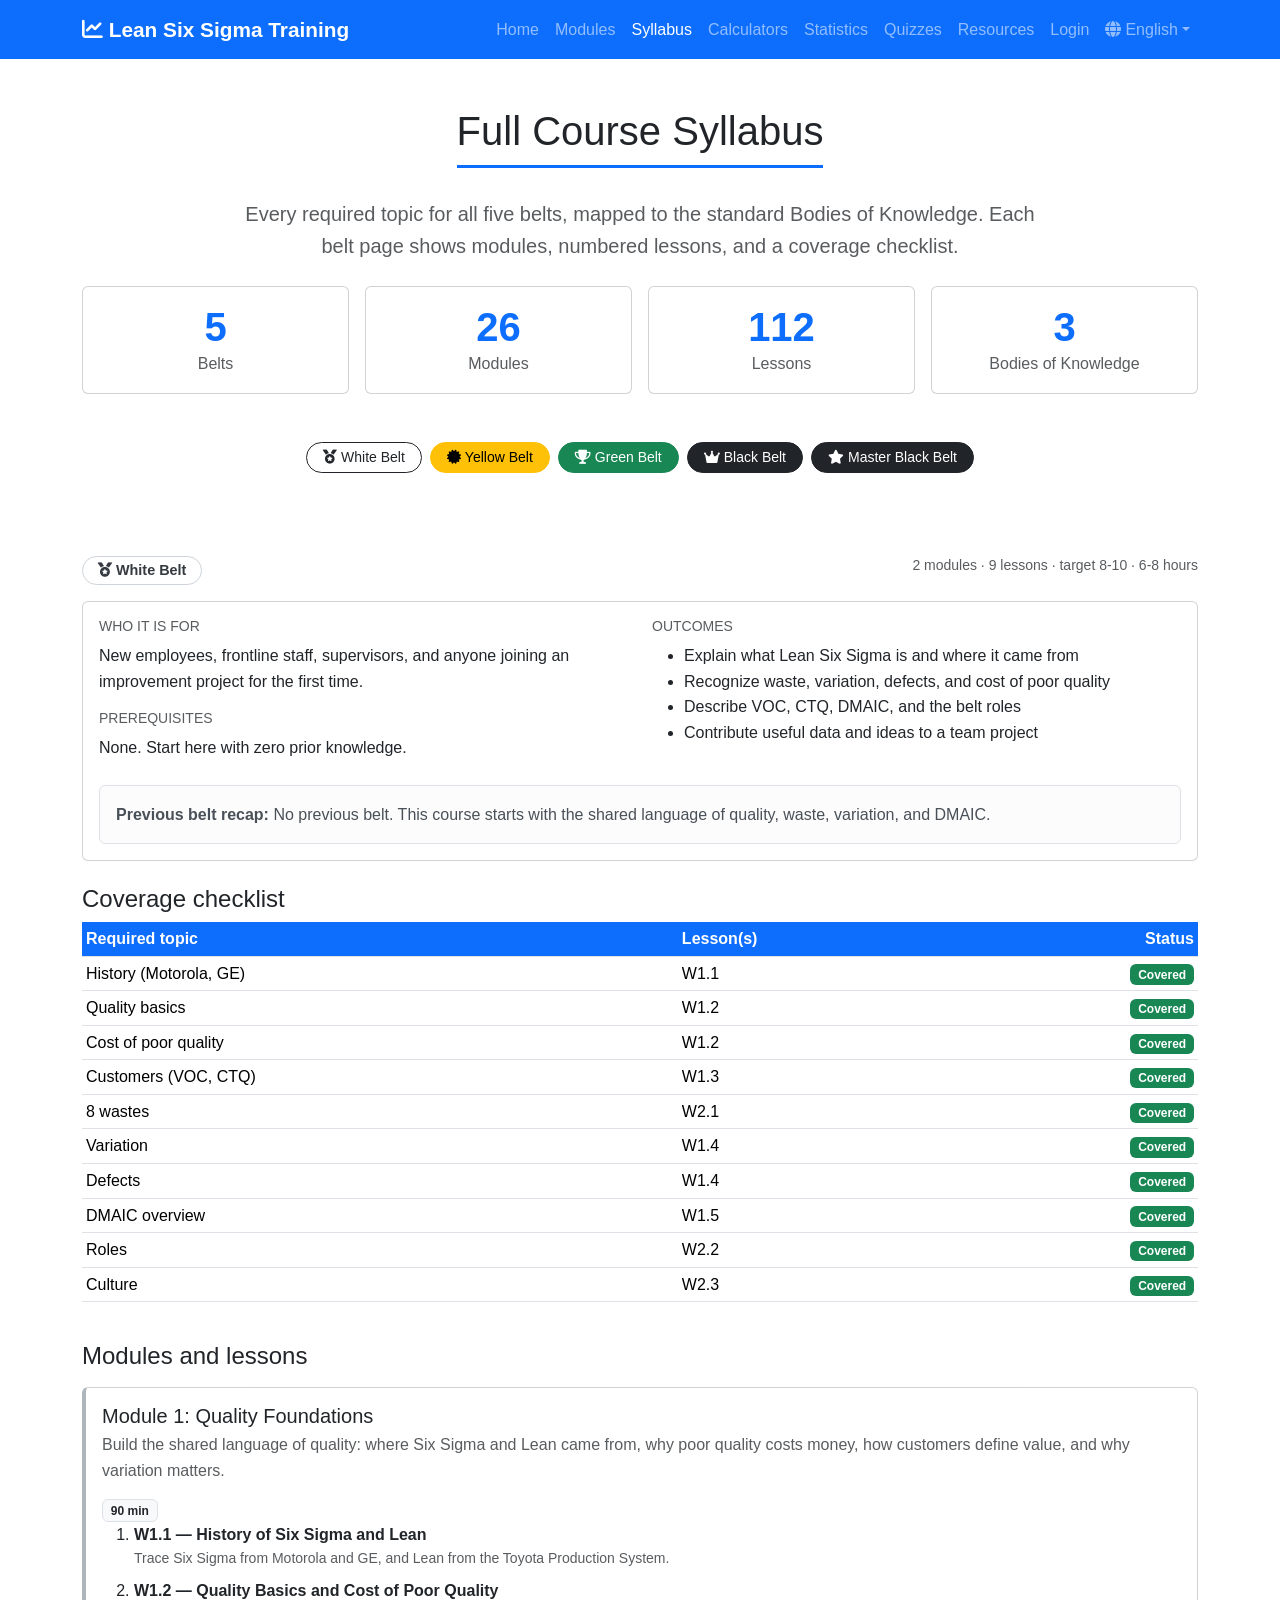
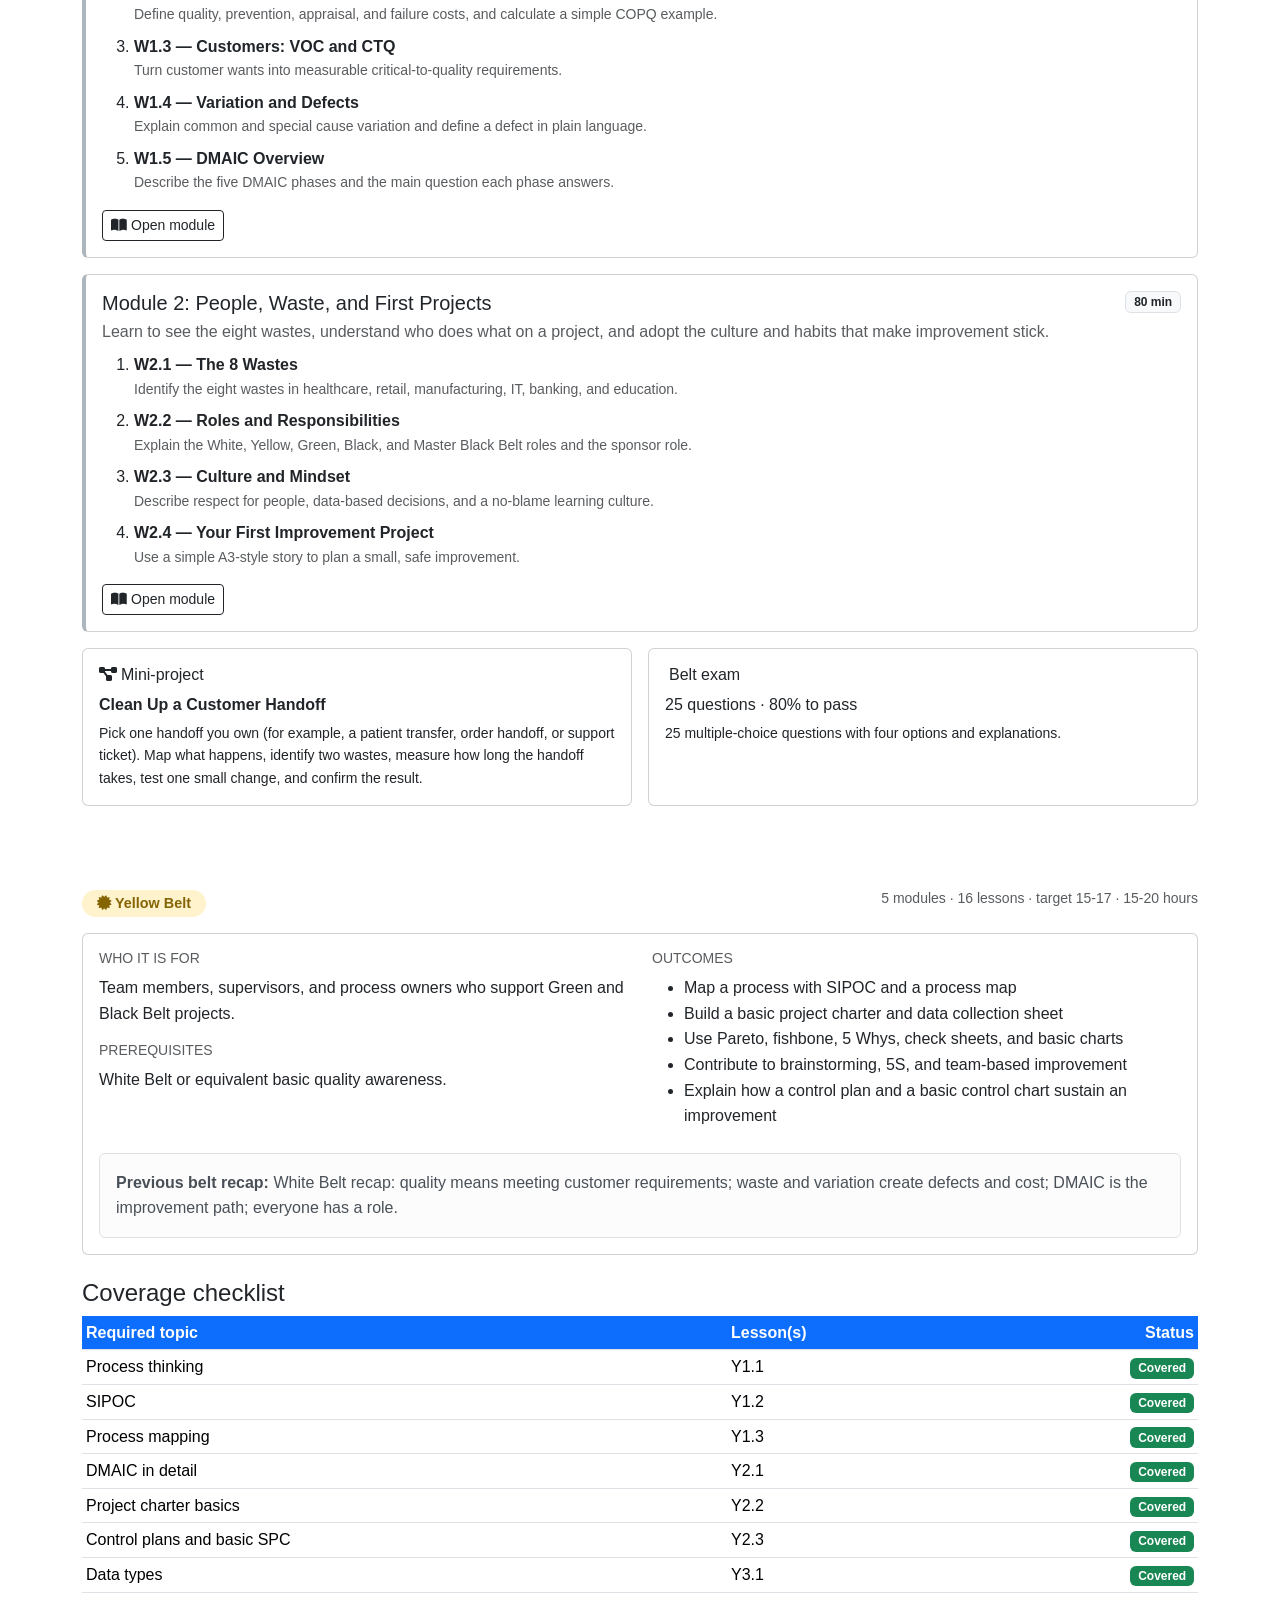
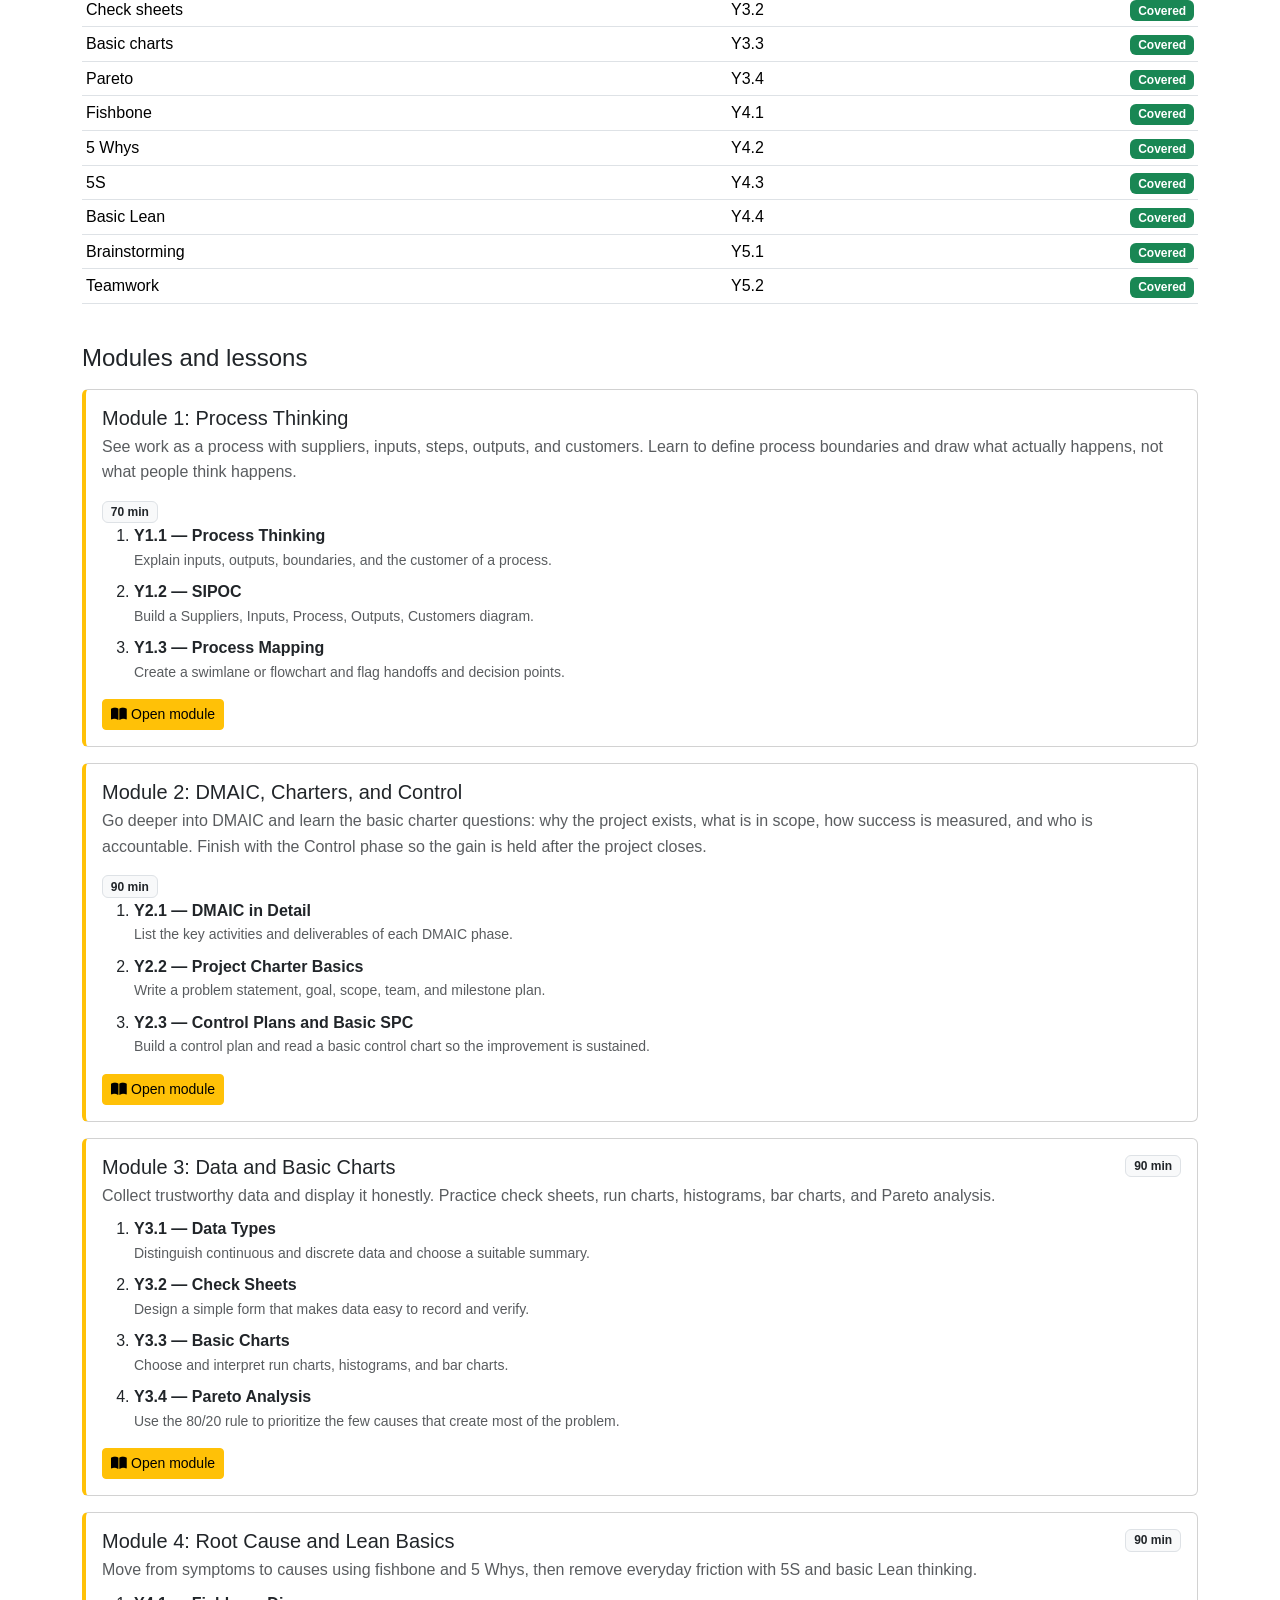
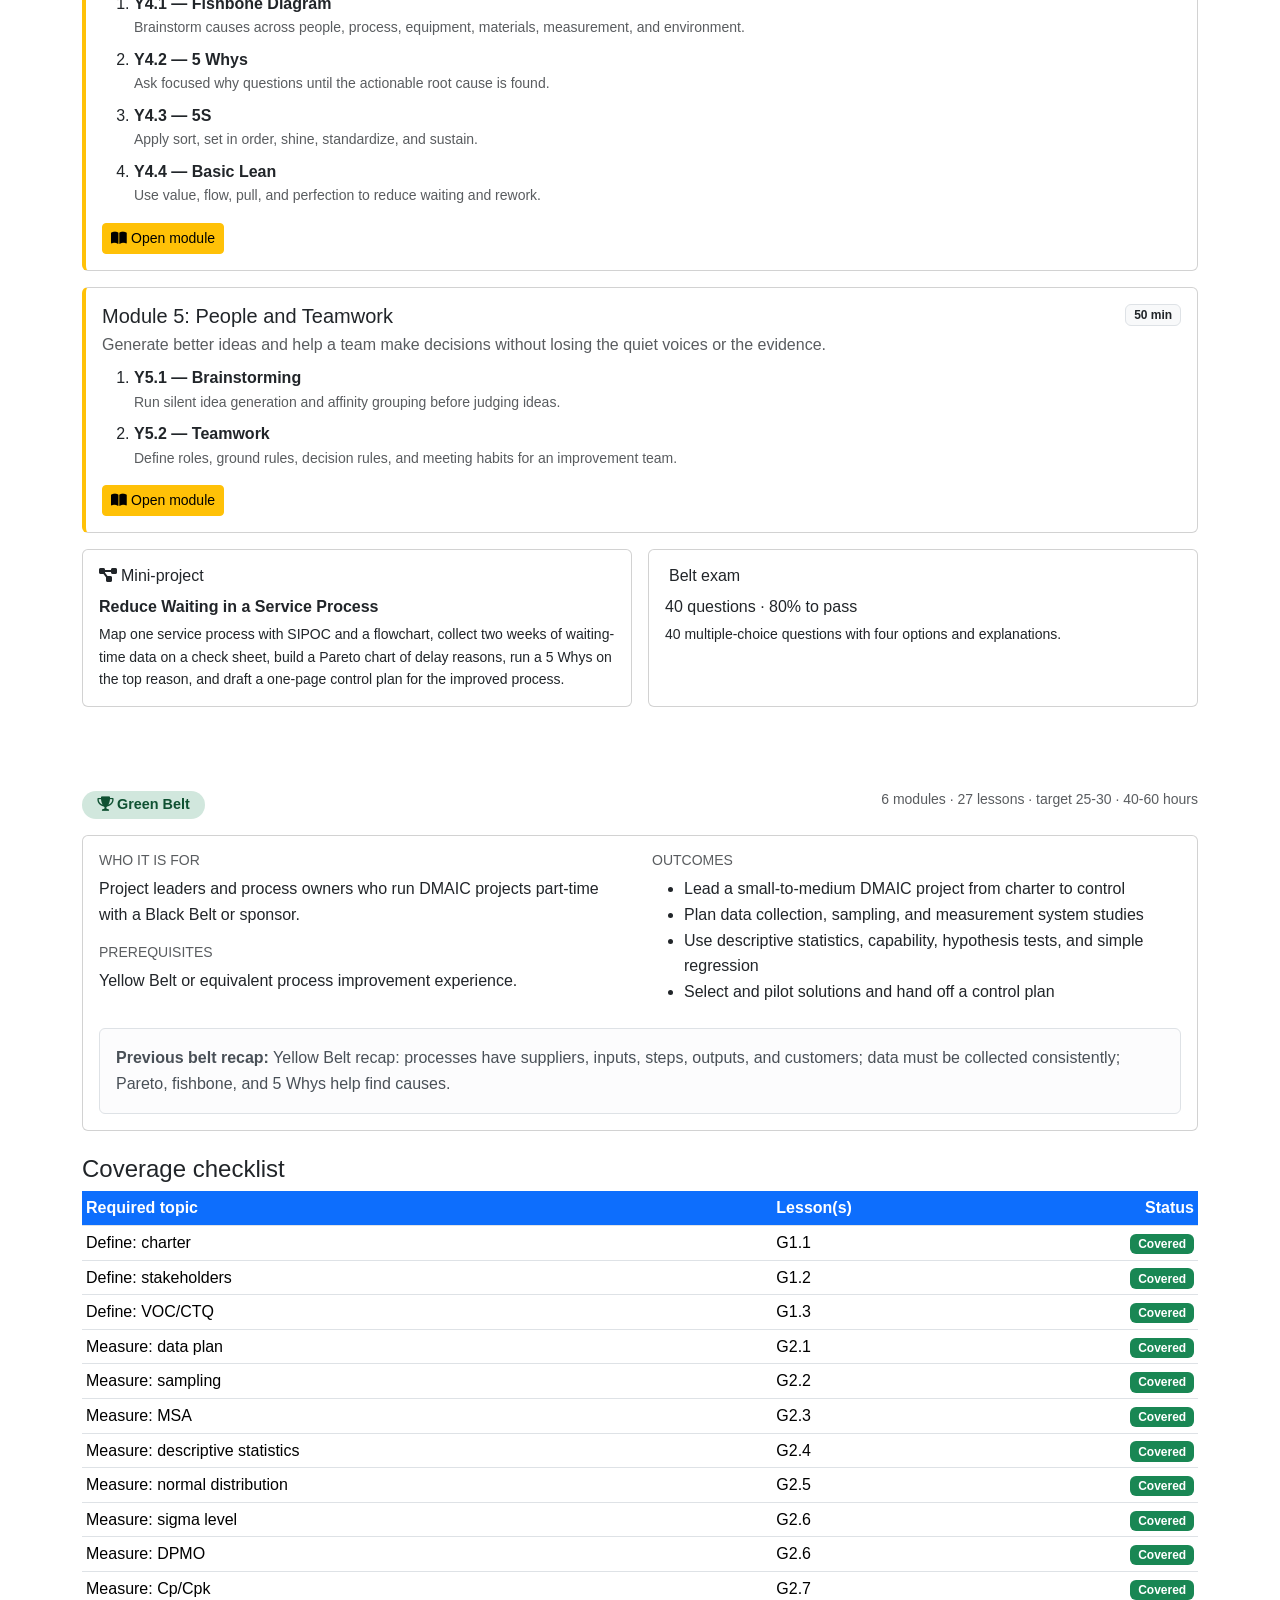
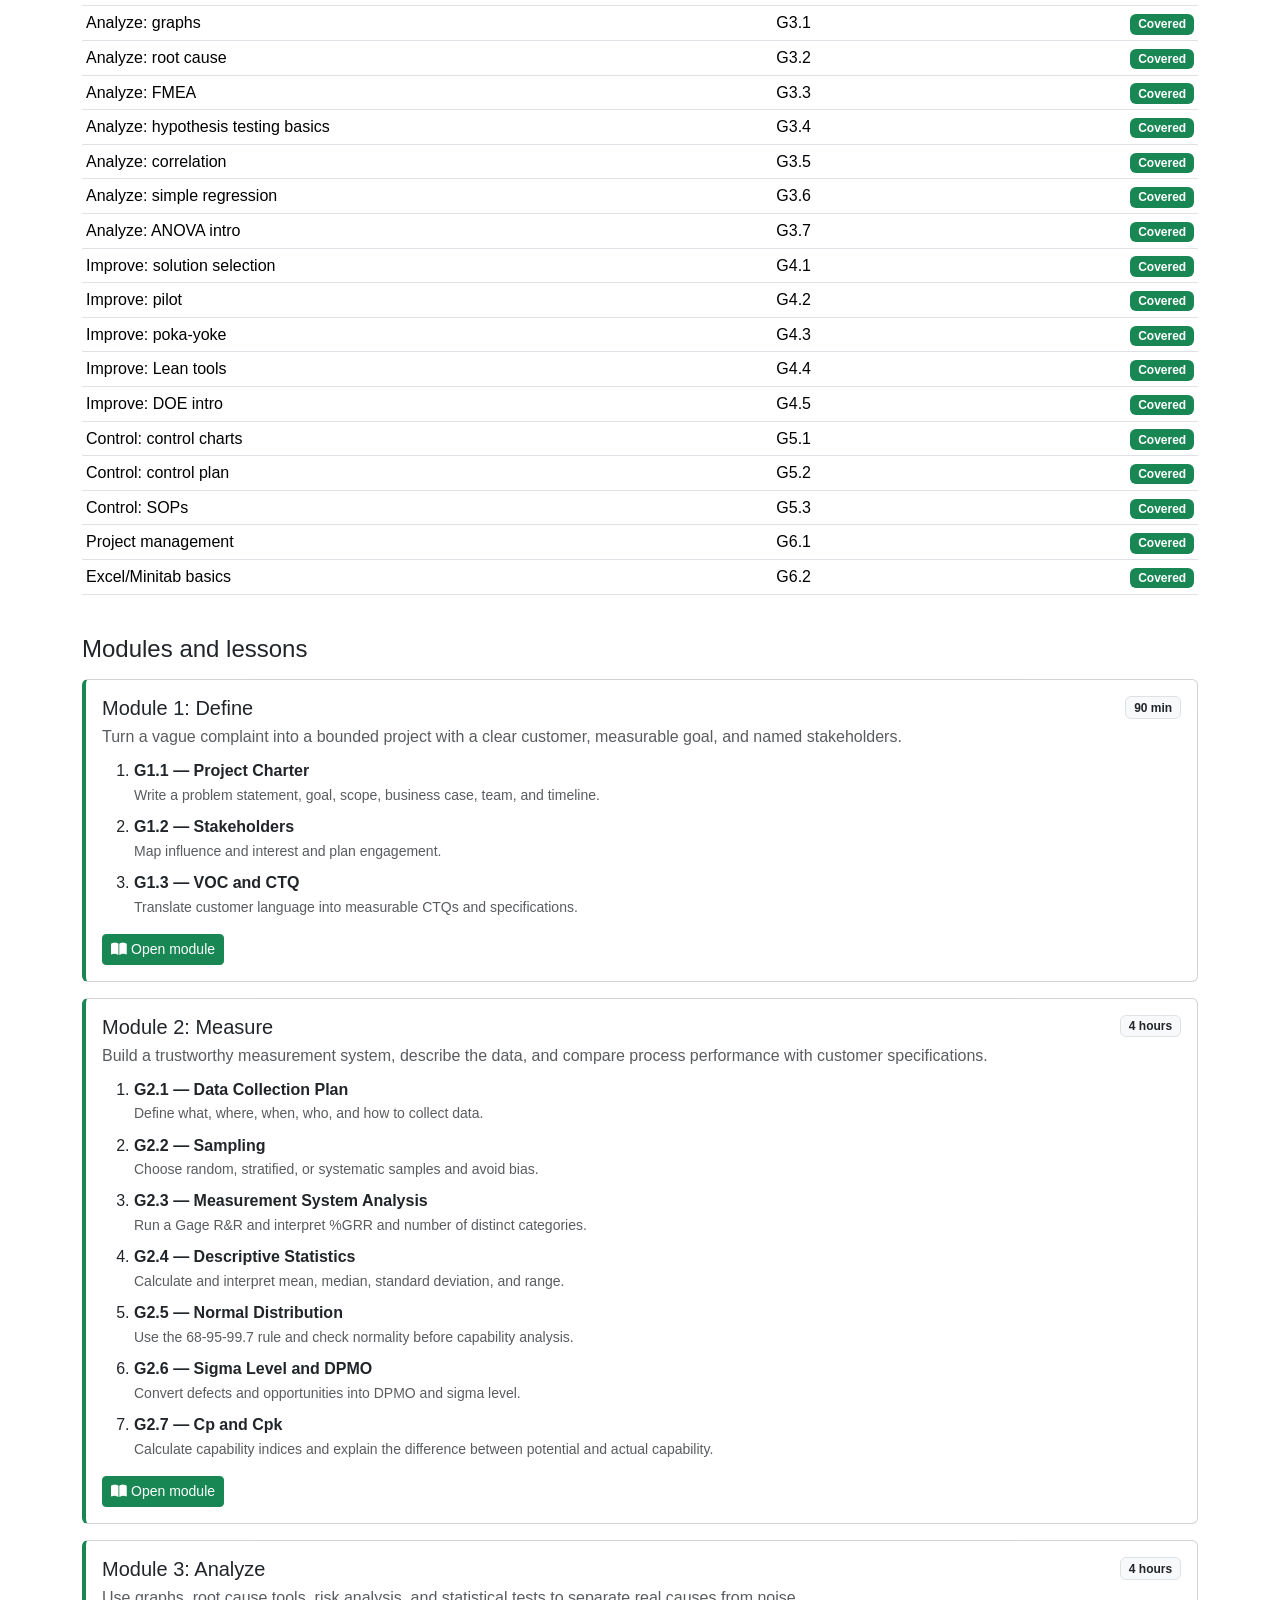
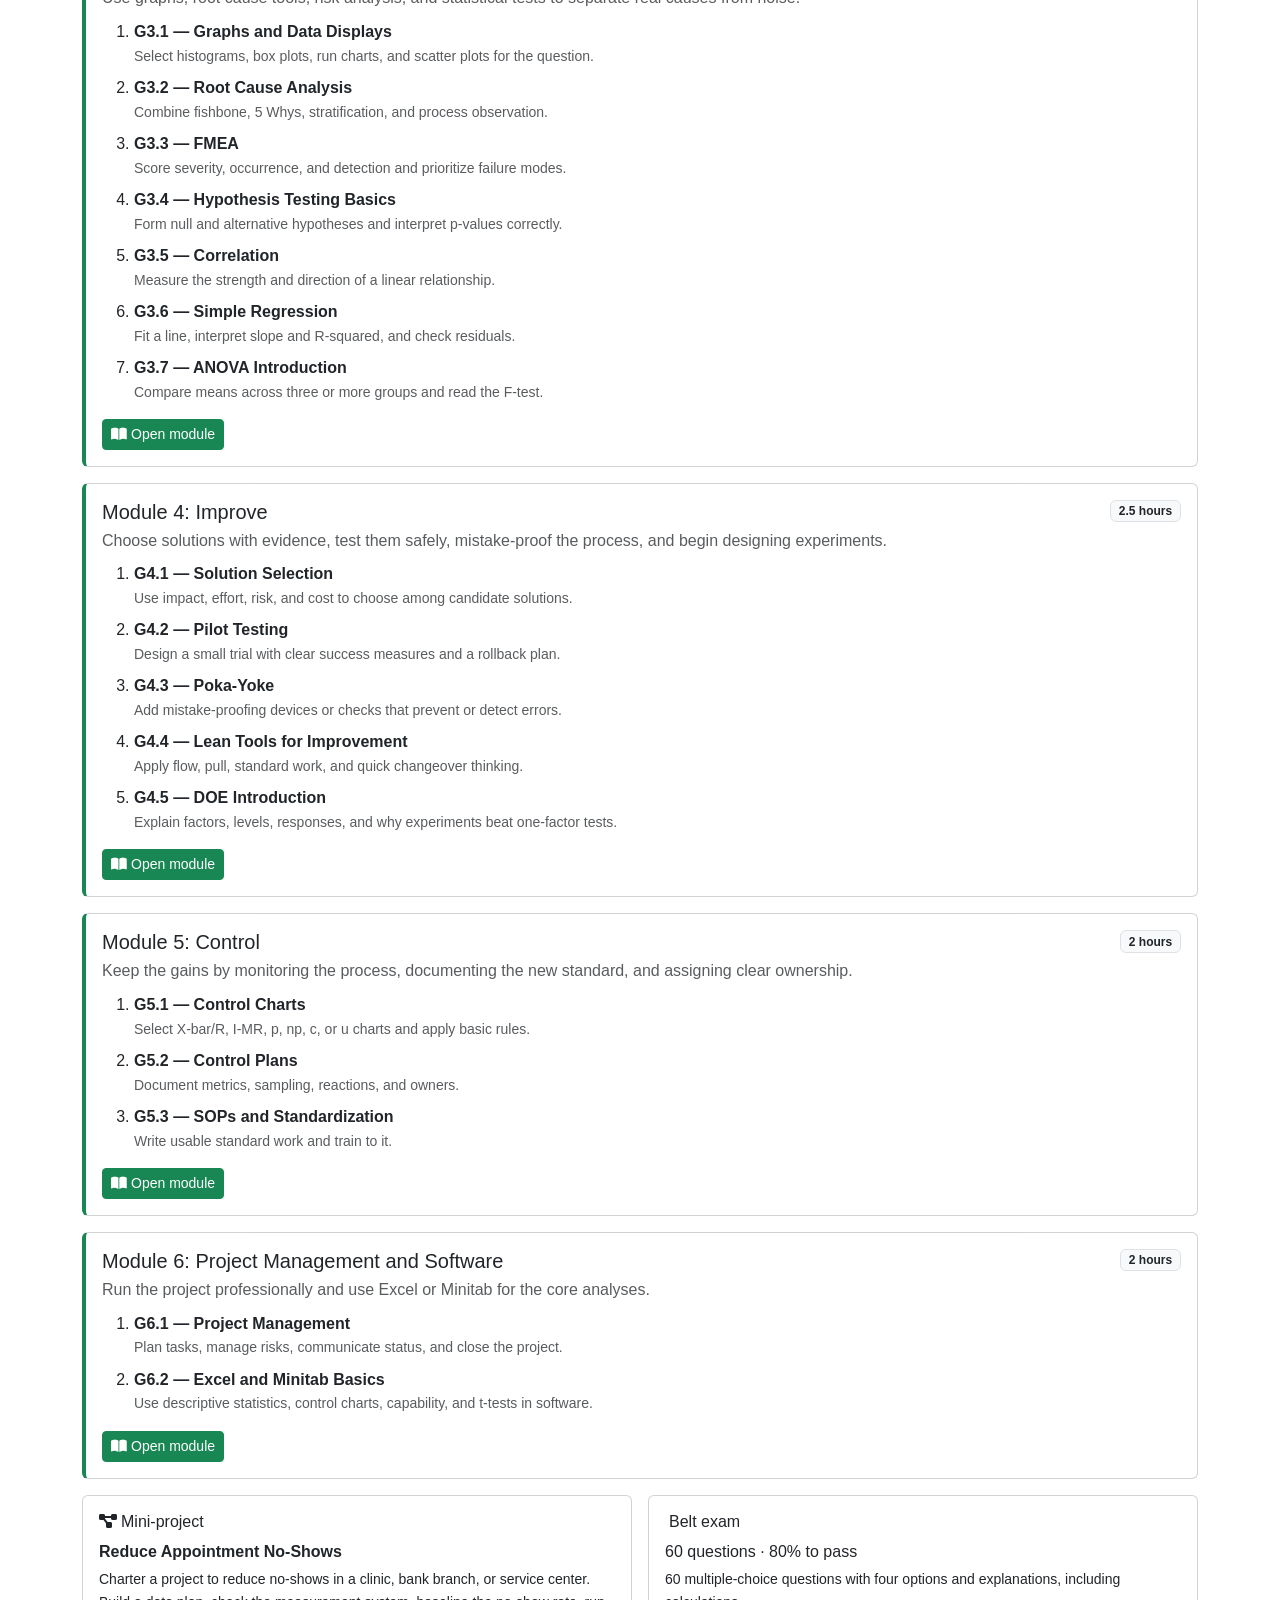
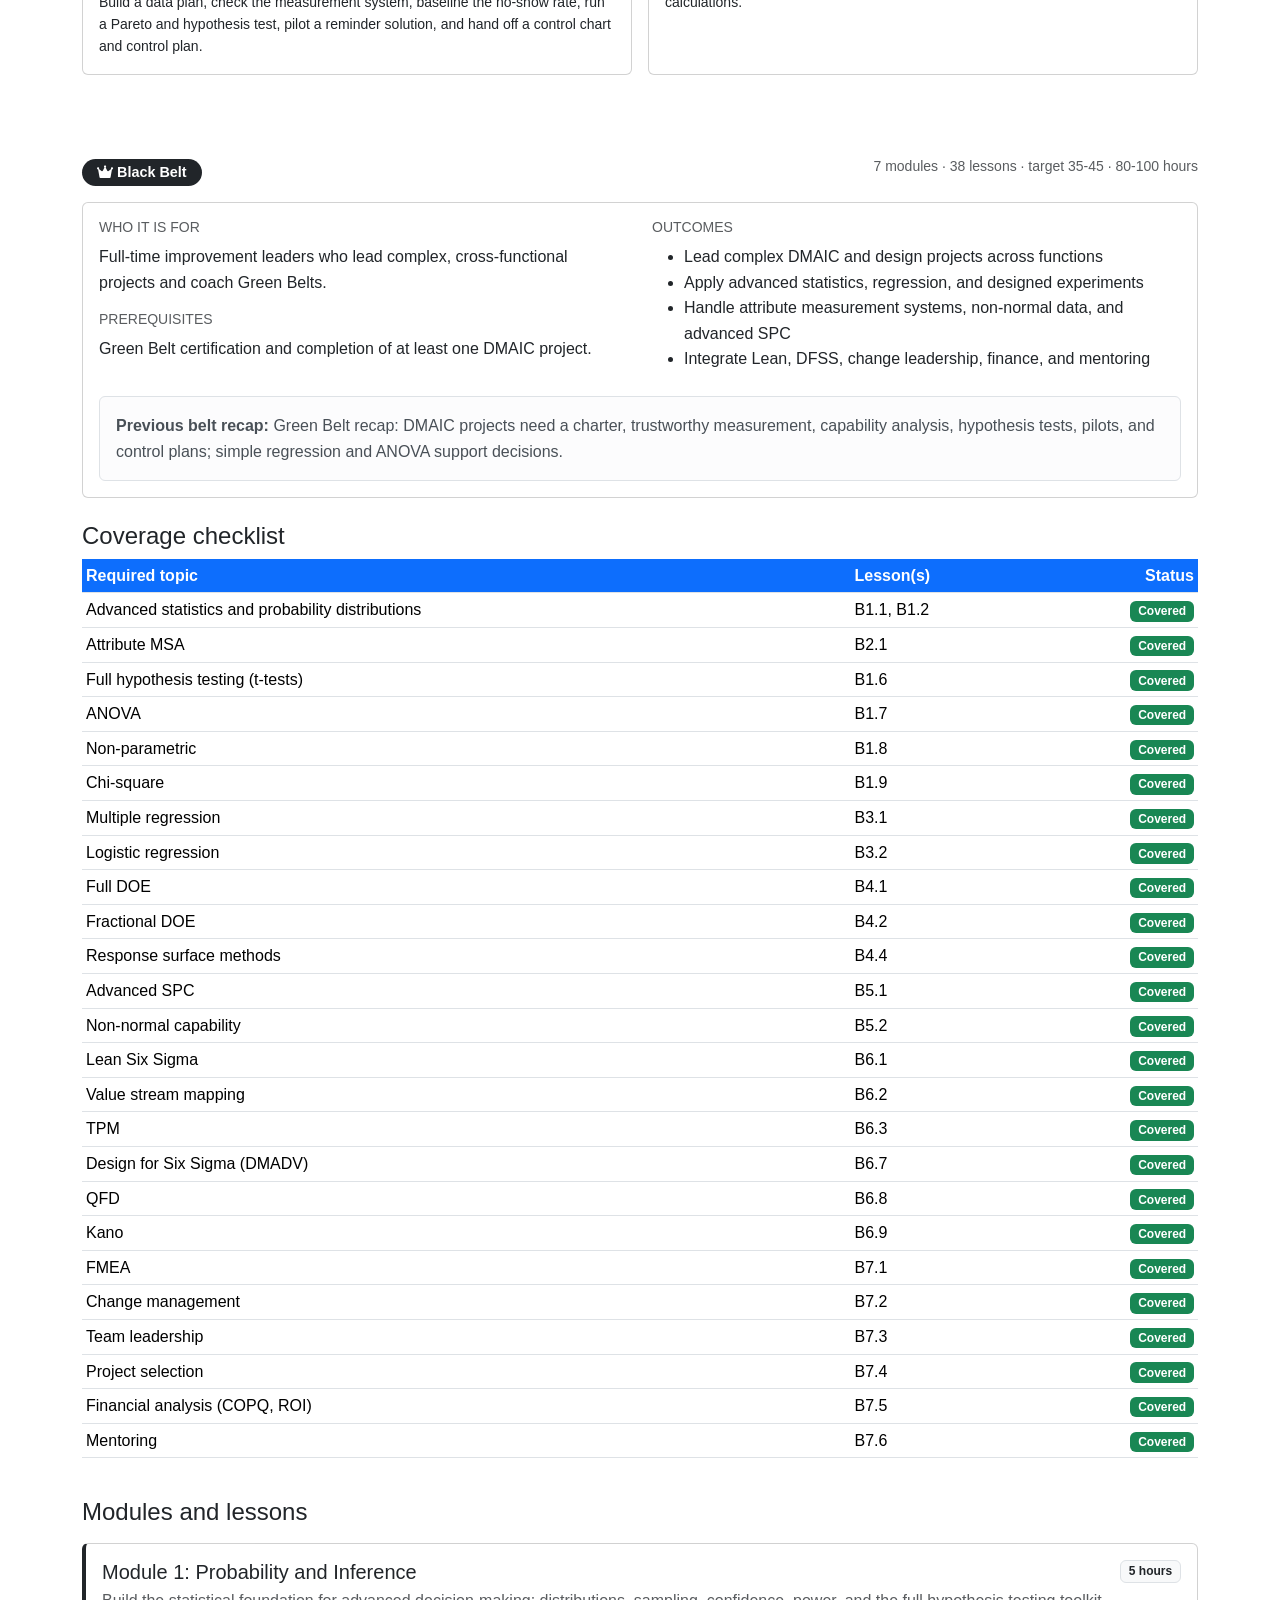
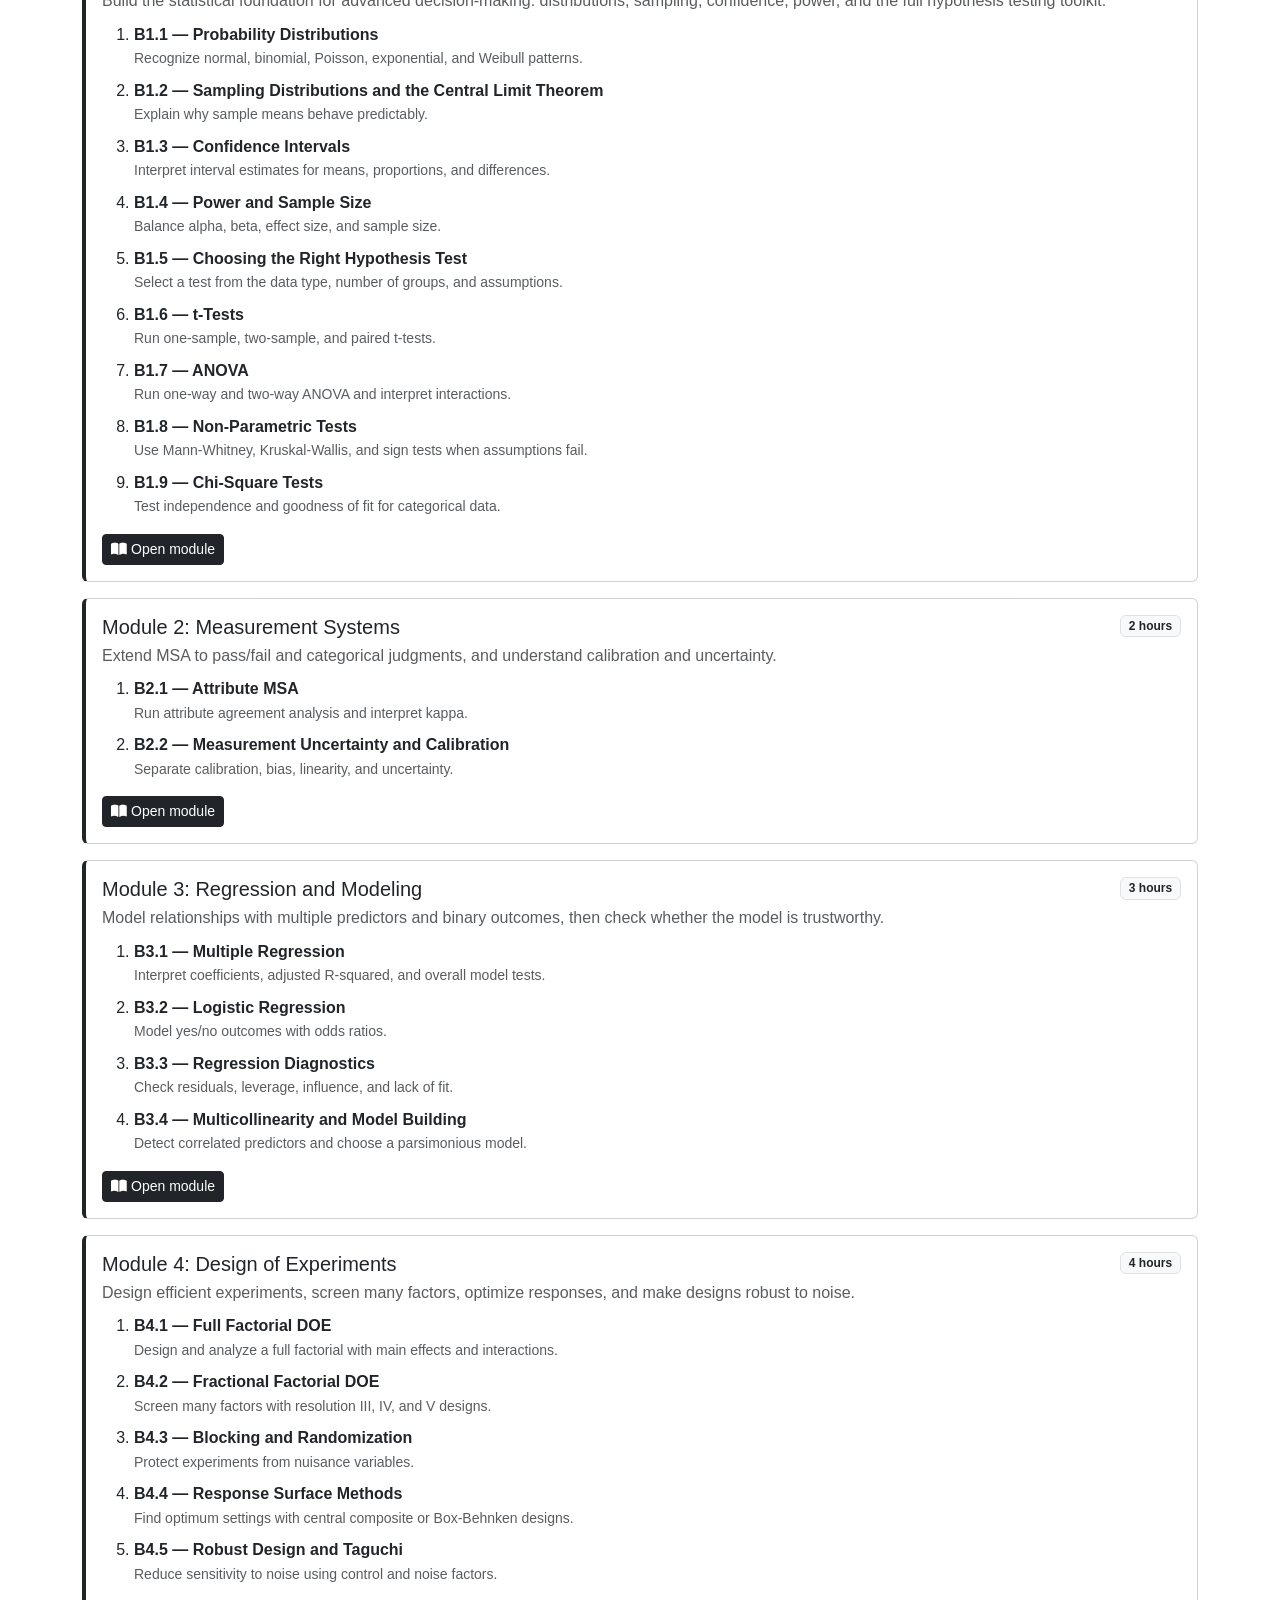
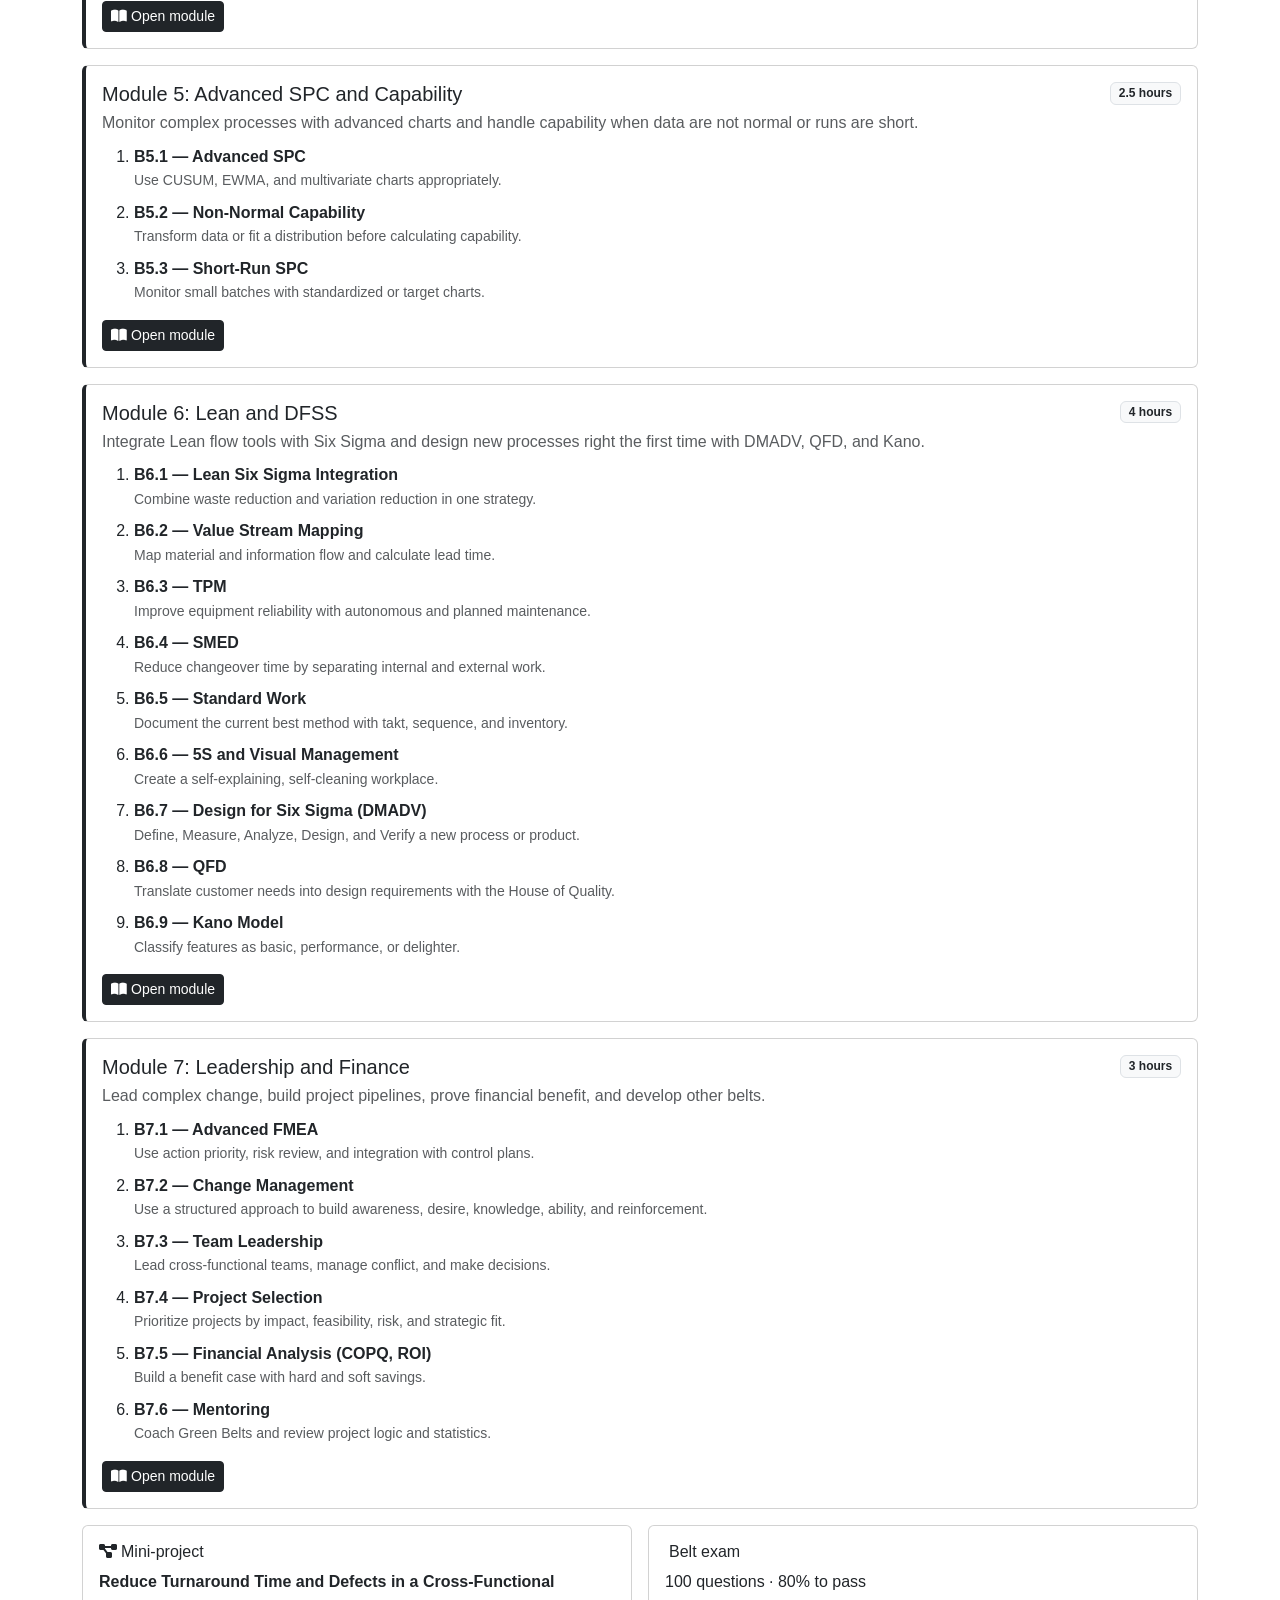
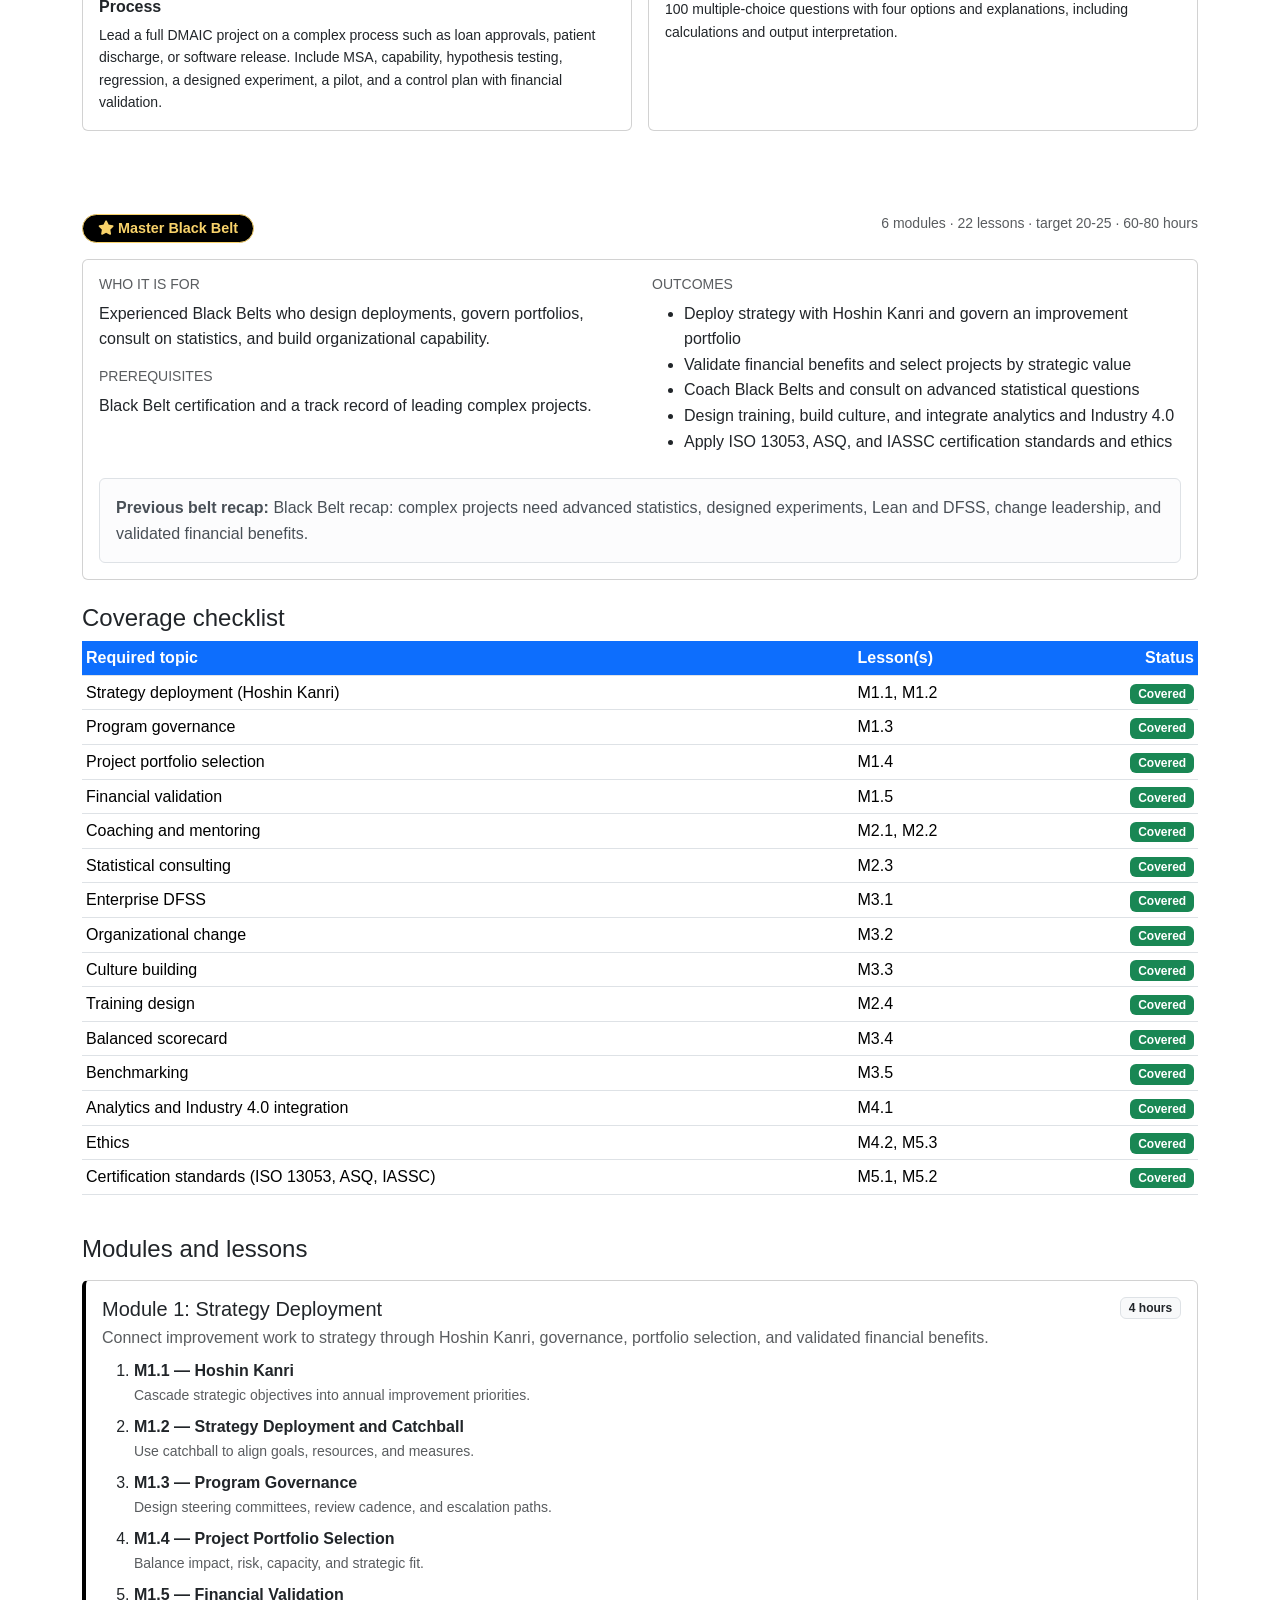
<file: html/syllabus.html>
<!DOCTYPE html>
<html lang="en">
<head>
    <meta charset="UTF-8">
    <meta name="viewport" content="width=device-width, initial-scale=1.0">
    <title>Full Syllabus - Lean Six Sigma Training</title>
    <link href="https://cdn.jsdelivr.net/npm/bootstrap@5.3.0/dist/css/bootstrap.min.css" rel="stylesheet">
    <link href="https://cdnjs.cloudflare.com/ajax/libs/font-awesome/6.0.0/css/all.min.css" rel="stylesheet">
    <link href="css/style.css" rel="stylesheet">
    <script src="js/i18n.js"></script>
</head>
<body>
    <nav class="navbar navbar-expand-lg navbar-dark bg-primary">
        <div class="container">
            <a class="navbar-brand" href="index.html">
                <i class="fas fa-chart-line"></i> Lean Six Sigma Training
            </a>
            <button class="navbar-toggler" type="button" data-bs-toggle="collapse" data-bs-target="#navbarNav">
                <span class="navbar-toggler-icon"></span>
            </button>
            <div class="collapse navbar-collapse" id="navbarNav">
                <ul class="navbar-nav ms-auto">
                    <li class="nav-item"><a class="nav-link" href="index.html">Home</a></li>
                    <li class="nav-item"><a class="nav-link" href="modules.html">Modules</a></li>
                    <li class="nav-item"><a class="nav-link active" href="syllabus.html">Syllabus</a></li>
                    <li class="nav-item"><a class="nav-link" href="calculators.html">Calculators</a></li>
                    <li class="nav-item"><a class="nav-link" href="statistics.html">Statistics</a></li>
                    <li class="nav-item"><a class="nav-link" href="quizzes.html">Quizzes</a></li>
                    <li class="nav-item"><a class="nav-link" href="resources.html">Resources</a></li>
                    <li class="nav-item"><a class="nav-link" href="login.html">Login</a></li>
                </ul>
            </div>
        </div>
    </nav>

    <div class="container py-5">
        <div class="text-center mb-4">
                <h1 class="section-title d-inline-block" data-i18n="pages.syllabus">Full Course Syllabus</h1>
            <p class="lead text-muted mx-auto" style="max-width: 820px;">
                Every required topic for all five belts, mapped to the standard Bodies of Knowledge.
                Each belt page shows modules, numbered lessons, and a coverage checklist.
            </p>
        </div>
        <div id="syllabusSummary" class="mb-5"></div>
        <div class="d-flex flex-wrap justify-content-center gap-2 mb-5" id="syllabusNav"></div>
        <div id="syllabusContent"></div>
    </div>

    <footer class="bg-dark text-white py-4">
        <div class="container text-center">
            <p class="mb-0">&copy; 2026 Lean Six Sigma Training Course. Aligned to ASQ, IASSC, and ISO 13053.</p>
        </div>
    </footer>

    <script src="https://cdn.jsdelivr.net/npm/bootstrap@5.3.0/dist/js/bootstrap.bundle.min.js"></script>
    <script src="js/data-loader.js" data-src="curriculum-data"></script>
    <script src="js/api-client.js"></script>
    <script src="js/app.js"></script>
    <script src="js/syllabus-render.js"></script>
</body>
</html>
</file>
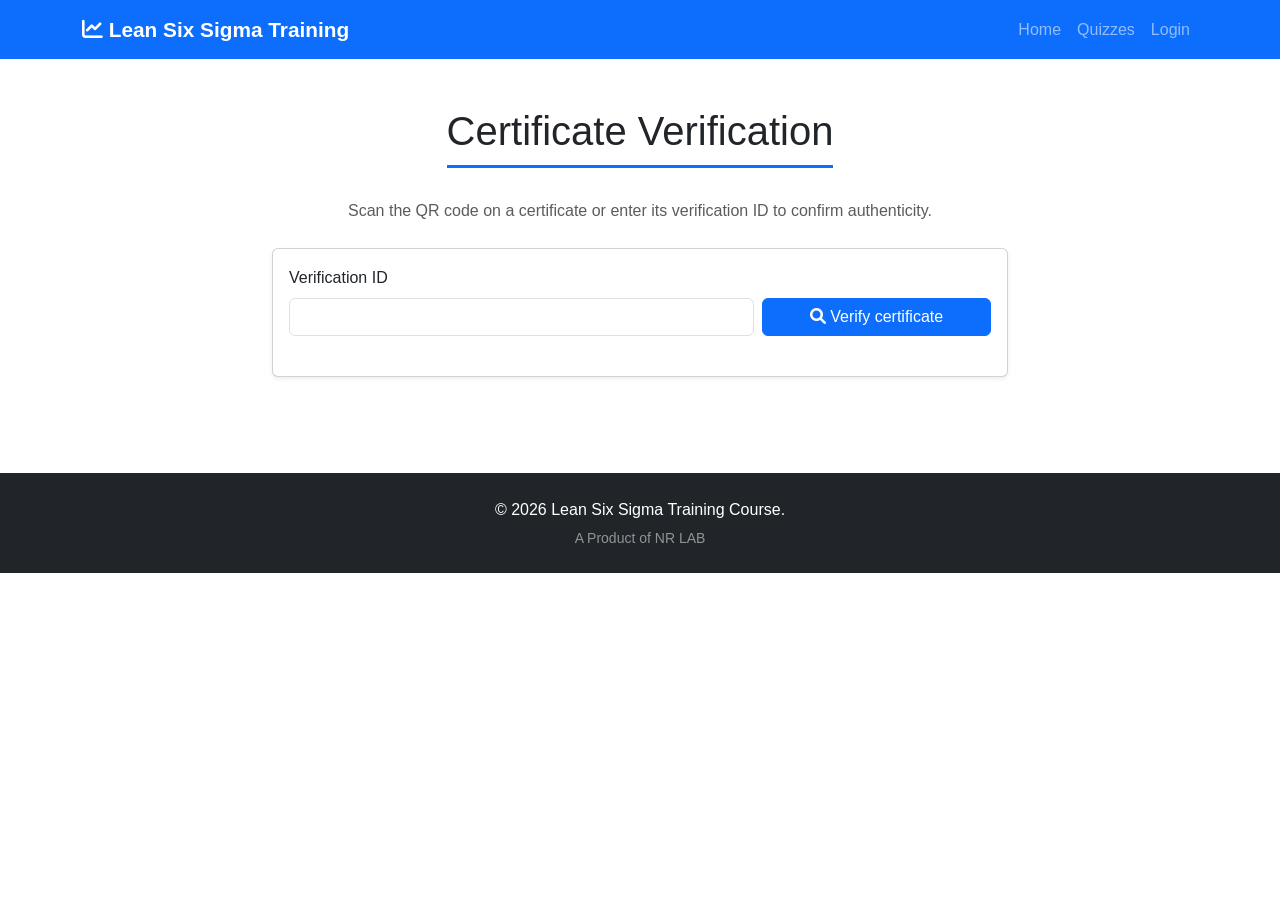
<file: html/verify.html>
<!DOCTYPE html>
<html lang="en">
<head>
    <meta charset="UTF-8">
    <meta name="viewport" content="width=device-width, initial-scale=1.0">
    <title>Verify a Certificate - Lean Six Sigma Training</title>
    <link href="https://cdn.jsdelivr.net/npm/bootstrap@5.3.0/dist/css/bootstrap.min.css" rel="stylesheet">
    <link href="https://cdnjs.cloudflare.com/ajax/libs/font-awesome/6.0.0/css/all.min.css" rel="stylesheet">
    <link href="css/style.css" rel="stylesheet">
</head>
<body>
    <nav class="navbar navbar-expand-lg navbar-dark bg-primary">
        <div class="container">
            <a class="navbar-brand" href="index.html"><i class="fas fa-chart-line"></i> Lean Six Sigma Training</a>
            <div class="navbar-nav ms-auto">
                <a class="nav-link" href="index.html">Home</a>
                <a class="nav-link" href="quizzes.html">Quizzes</a>
                <a class="nav-link" href="login.html">Login</a>
            </div>
        </div>
    </nav>

    <div class="container py-5">
        <div class="row justify-content-center">
            <div class="col-lg-8">
                <div class="text-center mb-4">
                    <h1 class="section-title d-inline-block">Certificate Verification</h1>
                    <p class="text-muted mb-0">Scan the QR code on a certificate or enter its verification ID to confirm authenticity.</p>
                </div>
                <div class="card shadow-sm">
                    <div class="card-body">
                        <form id="verifyForm" class="row g-2 align-items-end">
                            <div class="col-md-8">
                                <label for="verificationId" class="form-label">Verification ID</label>
                                <input type="text" class="form-control" id="verificationId" autocomplete="off" autocapitalize="off" autocorrect="off" spellcheck="false" maxlength="64" required>
                            </div>
                            <div class="col-md-4">
                                <button type="submit" class="btn btn-primary w-100" id="verifySubmit">
                                    <i class="fas fa-magnifying-glass me-1"></i>Verify certificate
                                </button>
                            </div>
                        </form>
                        <div id="verifyResult" class="mt-4"></div>
                    </div>
                </div>
            </div>
        </div>
    </div>

    <footer class="bg-dark text-white py-4 mt-5">
        <div class="container text-center">
            <p class="mb-1">&copy; 2026 Lean Six Sigma Training Course.</p>
            <p class="mb-0 small text-white-50">A Product of NR LAB</p>
        </div>
    </footer>

    <script src="https://cdn.jsdelivr.net/npm/bootstrap@5.3.0/dist/js/bootstrap.bundle.min.js"></script>
    <script src="js/api-client.js"></script>
    <script src="js/verify.js"></script>
</body>
</html>
</file>
<file: html/css/style.css>
/* Lean Six Sigma Training Course - Main Styles */

:root {
    --primary-color: #0d6efd;
    --success-color: #198754;
    --warning-color: #ffc107;
    --info-color: #0dcaf0;
    --danger-color: #dc3545;
    --dark-color: #212529;
    --light-color: #f8f9fa;
}

body {
    font-family: 'Segoe UI', Tahoma, Geneva, Verdana, sans-serif;
    line-height: 1.6;
}

.hero-section {
    padding: 80px 0;
}

.card {
    transition: transform 0.2s ease-in-out, box-shadow 0.2s ease-in-out;
}

.card:hover {
    transform: translateY(-5px);
    box-shadow: 0 4px 15px rgba(0, 0, 0, 0.1);
}

.navbar-brand {
    font-weight: 600;
    font-size: 1.3rem;
}

.module-card {
    border-left: 4px solid var(--primary-color);
}

.module-card.yellow-belt {
    border-left-color: var(--warning-color);
}

.module-card.green-belt {
    border-left-color: var(--success-color);
}

.progress-bar {
    background-color: var(--success-color);
}

.calculator-card {
    border: 2px solid #e9ecef;
    border-radius: 10px;
}

.result-box {
    background-color: var(--light-color);
    border: 1px solid #dee2e6;
    border-radius: 5px;
    padding: 15px;
    margin-top: 15px;
}

.table th {
    background-color: var(--primary-color);
    color: white;
}

.quiz-option {
    padding: 10px 15px;
    margin: 5px 0;
    border: 2px solid #dee2e6;
    border-radius: 5px;
    cursor: pointer;
    transition: all 0.2s;
}

.quiz-option:hover {
    background-color: #e9ecef;
    border-color: var(--primary-color);
}

.quiz-option.selected {
    background-color: #cfe2ff;
    border-color: var(--primary-color);
}

.quiz-option.correct {
    background-color: #d1e7dd;
    border-color: var(--success-color);
}

.quiz-option.incorrect {
    background-color: #f8d7da;
    border-color: var(--danger-color);
}

.section-title {
    border-bottom: 3px solid var(--primary-color);
    padding-bottom: 10px;
    margin-bottom: 30px;
}

.belt-badge {
    display: inline-block;
    padding: 5px 15px;
    border-radius: 20px;
    font-weight: 600;
    font-size: 0.9rem;
}

.belt-badge.white {
    background-color: #ffffff;
    color: #343a40;
    border: 1px solid #ced4da;
}

.belt-badge.yellow {
    background-color: #fff3cd;
    color: #856404;
}

.belt-badge.green {
    background-color: #d1e7dd;
    color: #0f5132;
}

.belt-badge.black {
    background-color: #212529;
    color: #ffffff;
}

.belt-badge.master {
    background-color: #000000;
    color: #f8d26a;
    border: 1px solid #f8d26a;
}

.belt-section {
    scroll-margin-top: 90px;
}

.module-card.white-belt {
    border-left-color: #adb5bd;
}

.module-card.black-belt,
.module-card.master-belt {
    border-left-color: #212529;
}

.lesson-list li {
    margin-bottom: 0.25rem;
}

.lesson-list {
    padding-left: 1.2rem;
}

.master-card {
    border-left: 4px solid #000000;
}

details > summary {
    cursor: pointer;
    list-style: none;
}

details > summary::-webkit-details-marker {
    display: none;
}

details > summary::after {
    content: "+";
    float: right;
    font-weight: 700;
}

details[open] > summary::after {
    content: "−";
}

.table th {
    white-space: nowrap;
}

footer {
    margin-top: 50px;
}

/* Responsive adjustments */
@media (max-width: 768px) {
    .hero-section {
        padding: 40px 0;
    }
    
    .display-4 {
        font-size: 2.5rem;
    }
}
</file>
<file: html/css/certificate.css>
.certificate-print-root {
    display: none;
}

.certificate-studio .modal-body {
    background: #eef2f6;
}

.certificate-sheet {
    padding: clamp(14px, 3vw, 30px);
    background: #ffffff;
    border: 1px solid #d4dbe3;
    border-radius: 10px;
    box-shadow: 0 12px 34px rgba(15, 23, 42, 0.14);
    color: #1f2937;
    font-family: Georgia, "Times New Roman", serif;
}

.certificate-frame {
    padding: clamp(18px, 4vw, 44px);
    border: 3px double #b08d42;
    border-radius: 4px;
    background:
        radial-gradient(circle at top left, rgba(176, 141, 66, 0.09), transparent 34%),
        radial-gradient(circle at bottom right, rgba(176, 141, 66, 0.09), transparent 34%),
        #fffdf8;
}

.certificate-head {
    display: flex;
    align-items: center;
    gap: 18px;
    padding-bottom: 18px;
    border-bottom: 1px solid #e4d9bf;
}

.certificate-logo {
    flex: 0 0 auto;
    max-width: 190px;
}

.certificate-logo img {
    display: block;
    max-width: 190px;
    max-height: 78px;
    object-fit: contain;
}

.certificate-company {
    line-height: 1.35;
}

.certificate-company-name {
    color: #111827;
    font-family: "Segoe UI", Tahoma, Geneva, Verdana, sans-serif;
    font-size: clamp(1.05rem, 2vw, 1.45rem);
    font-weight: 700;
    letter-spacing: 0.02em;
}

.certificate-company-address {
    max-width: 560px;
    margin-top: 3px;
    color: #5b6472;
    font-family: "Segoe UI", Tahoma, Geneva, Verdana, sans-serif;
    font-size: 0.8rem;
    white-space: pre-line;
}

.certificate-main {
    padding: clamp(22px, 4vw, 42px) 0;
    text-align: center;
}

.certificate-kicker {
    margin-bottom: 18px;
    color: #8a6a28;
    font-family: "Segoe UI", Tahoma, Geneva, Verdana, sans-serif;
    font-size: clamp(0.72rem, 1.5vw, 0.88rem);
    font-weight: 700;
    letter-spacing: 0.24em;
    text-transform: uppercase;
}

.certificate-presented,
.certificate-completion,
.certificate-statement {
    margin: 0;
    color: #4b5563;
    font-size: clamp(0.86rem, 1.5vw, 1rem);
}

.certificate-name {
    margin: 10px 0 16px;
    color: #111827;
    font-size: clamp(1.8rem, 4.5vw, 3rem);
    font-weight: 700;
    line-height: 1.15;
}

.certificate-award {
    display: inline-block;
    margin: 16px 0 14px;
    padding: 6px 22px;
    border-top: 1px solid #d8c79c;
    border-bottom: 1px solid #d8c79c;
    color: #6b5018;
    font-family: "Segoe UI", Tahoma, Geneva, Verdana, sans-serif;
    font-size: clamp(1rem, 2.2vw, 1.35rem);
    font-weight: 700;
    letter-spacing: 0.06em;
    text-transform: uppercase;
}

.certificate-statement {
    max-width: 640px;
    margin: 0 auto;
}

.certificate-meta {
    display: flex;
    flex-wrap: wrap;
    justify-content: center;
    gap: 8px 20px;
    margin-top: 22px;
    color: #6b7280;
    font-family: "Segoe UI", Tahoma, Geneva, Verdana, sans-serif;
    font-size: 0.74rem;
}

.certificate-meta strong {
    color: #374151;
}

.certificate-bottom {
    display: flex;
    align-items: flex-end;
    gap: 24px;
}

.certificate-signatures {
    display: flex;
    flex: 1 1 auto;
    justify-content: space-around;
    gap: 32px;
    padding-top: 8px;
}

.certificate-qr-block {
    flex: 0 0 auto;
    padding: 6px;
    border: 1px solid #e4d9bf;
    border-radius: 6px;
    background: #ffffff;
    text-align: center;
}

.certificate-qr-block svg {
    display: block;
    width: 92px;
    height: 92px;
}

.certificate-qr-caption {
    margin-top: 3px;
    color: #6b7280;
    font-family: "Segoe UI", Tahoma, Geneva, Verdana, sans-serif;
    font-size: 0.6rem;
    letter-spacing: 0.04em;
    text-transform: uppercase;
}

.certificate-qr-preview {
    border-style: dashed;
    background: #f8fafc;
}

.certificate-qr-placeholder {
    display: flex;
    align-items: center;
    justify-content: center;
    width: 92px;
    height: 92px;
    border-radius: 4px;
    background: #eef2f7;
    color: #94a3b8;
    font-family: "Segoe UI", Tahoma, Geneva, Verdana, sans-serif;
    font-size: 1.5rem;
    font-weight: 700;
    letter-spacing: 0.08em;
}

@media print {
    .certificate-qr-preview {
        display: none !important;
    }
}

.certificate-signature {
    flex: 1 1 0;
    max-width: 280px;
    text-align: center;
}

.certificate-signature-line {
    height: 1px;
    margin: 0 8px 8px;
    background: #8f969f;
}

.certificate-signature-name {
    min-height: 1.3em;
    color: #111827;
    font-family: "Segoe UI", Tahoma, Geneva, Verdana, sans-serif;
    font-size: 0.92rem;
    font-weight: 700;
}

.certificate-signature-title {
    color: #6b7280;
    font-family: "Segoe UI", Tahoma, Geneva, Verdana, sans-serif;
    font-size: 0.76rem;
}

.certificate-controls {
    padding: 16px;
    background: #ffffff;
    border: 1px solid #dbe2ea;
    border-radius: 10px;
}

.certificate-logo-thumb {
    display: none;
    max-width: 110px;
    max-height: 54px;
    object-fit: contain;
}

.certificate-logo-thumb.is-visible {
    display: block;
}

@media (max-width: 767.98px) {
    .certificate-head {
        flex-direction: column;
        align-items: flex-start;
    }

    .certificate-bottom {
        flex-direction: column;
        align-items: center;
        gap: 18px;
    }

    .certificate-signatures {
        flex-direction: column;
        align-items: center;
        width: 100%;
    }

    .certificate-signature {
        width: 100%;
    }
}

@media print {
    @page {
        size: A4 landscape;
        margin: 8mm;
    }

    body.certificate-printing > :not(.certificate-print-root) {
        display: none !important;
    }

    body.certificate-printing > .certificate-print-root {
        display: block !important;
    }

    .certificate-print-root .certificate-sheet {
        padding: 0;
        border: 0;
        border-radius: 0;
        box-shadow: none;
        print-color-adjust: exact;
        -webkit-print-color-adjust: exact;
    }

    .certificate-print-root .certificate-frame {
        padding: 12mm 14mm;
    }
}
</file>
<file: html/css/resources.css>
:root {
    --resource-ink: #172033;
    --resource-muted: #64748b;
    --resource-line: #e2e8f0;
    --resource-soft: #f8fafc;
    --resource-define: #2563eb;
    --resource-measure: #0f766e;
    --resource-analyze: #7c3aed;
    --resource-improve: #c2410c;
    --resource-control: #15803d;
}

.resource-library-section {
    scroll-margin-top: 90px;
}

.resource-access {
    display: flex;
    align-items: center;
    justify-content: space-between;
    gap: 1rem;
    flex-wrap: wrap;
    padding: 1rem 1.25rem;
    border: 1px solid #cfe0ff;
    border-radius: 16px;
    background: linear-gradient(120deg, #f4f8ff 0%, #ffffff 55%, #f2fbf8 100%);
    box-shadow: 0 8px 24px rgba(15, 23, 42, 0.05);
}

.resource-access-label {
    display: block;
    margin-bottom: 0.2rem;
    color: var(--resource-muted);
    font-size: 0.72rem;
    font-weight: 700;
    letter-spacing: 0.08em;
    text-transform: uppercase;
}

.resource-phase {
    margin-top: 2.25rem;
}

.resource-phase-heading {
    display: flex;
    align-items: center;
    justify-content: space-between;
    gap: 1rem;
    flex-wrap: wrap;
    margin-bottom: 1rem;
    padding-bottom: 0.75rem;
    border-bottom: 1px solid var(--resource-line);
}

.resource-phase-heading > div {
    display: flex;
    align-items: center;
    gap: 0.75rem;
}

.resource-phase-heading h3 {
    margin: 0;
    color: var(--resource-ink);
    font-size: 1.3rem;
    font-weight: 700;
}

.resource-phase-icon,
.resource-icon,
.resource-heading-icon {
    display: inline-flex;
    align-items: center;
    justify-content: center;
    flex: 0 0 auto;
    width: 48px;
    height: 48px;
    border-radius: 14px;
    background: #eef2ff;
    color: var(--resource-define);
    font-size: 1.2rem;
}

.resource-phase-icon.define,
.resource-icon.define,
.resource-heading-icon.define {
    background: #e8efff;
    color: var(--resource-define);
}

.resource-phase-icon.measure,
.resource-icon.measure,
.resource-heading-icon.measure {
    background: #e4f7f3;
    color: var(--resource-measure);
}

.resource-phase-icon.analyze,
.resource-icon.analyze,
.resource-heading-icon.analyze {
    background: #f1eafe;
    color: var(--resource-analyze);
}

.resource-phase-icon.improve,
.resource-icon.improve,
.resource-heading-icon.improve {
    background: #fff0e7;
    color: var(--resource-improve);
}

.resource-phase-icon.control,
.resource-icon.control,
.resource-heading-icon.control {
    background: #e9f8ee;
    color: var(--resource-control);
}

.resource-phase-badge {
    display: inline-block;
    padding: 0.2rem 0.55rem;
    border-radius: 999px;
    background: #eef2ff;
    color: var(--resource-define);
    font-size: 0.72rem;
    font-weight: 700;
    letter-spacing: 0.05em;
    text-transform: uppercase;
}

.resource-phase-badge.measure {
    background: #e4f7f3;
    color: var(--resource-measure);
}

.resource-phase-badge.analyze {
    background: #f1eafe;
    color: var(--resource-analyze);
}

.resource-phase-badge.improve {
    background: #fff0e7;
    color: var(--resource-improve);
}

.resource-phase-badge.control {
    background: #e9f8ee;
    color: var(--resource-control);
}

.resource-card {
    position: relative;
    display: flex;
    flex-direction: column;
    height: 100%;
    padding: 1.15rem;
    border: 1px solid var(--resource-line);
    border-radius: 16px;
    background: #fff;
    box-shadow: 0 6px 18px rgba(15, 23, 42, 0.04);
    transition: transform 0.18s ease, box-shadow 0.18s ease, border-color 0.18s ease;
}

.resource-card:hover {
    transform: translateY(-3px);
    border-color: #bfd3f8;
    box-shadow: 0 14px 30px rgba(15, 23, 42, 0.09);
}

.resource-card.locked {
    border-style: dashed;
    background: linear-gradient(145deg, #fbfcfe, #f6f8fb);
}

.resource-card.locked:hover {
    transform: none;
    border-color: #cbd5e1;
    box-shadow: 0 6px 18px rgba(15, 23, 42, 0.04);
}

.resource-card-top {
    display: flex;
    align-items: flex-start;
    gap: 0.85rem;
    padding-right: 1.5rem;
}

.resource-card-heading {
    min-width: 0;
}

.resource-card-heading h4 {
    margin: 0 0 0.35rem;
    color: var(--resource-ink);
    font-size: 1.05rem;
    font-weight: 700;
    line-height: 1.3;
}

.resource-card-meta {
    display: flex;
    flex-wrap: wrap;
    gap: 0.75rem;
    color: var(--resource-muted);
    font-size: 0.78rem;
}

.resource-description {
    flex: 1 1 auto;
    margin: 1rem 0;
    color: #475569;
    font-size: 0.9rem;
    line-height: 1.55;
}

.resource-lock {
    position: absolute;
    top: 1.1rem;
    right: 1.1rem;
    color: #94a3b8;
}

.resource-card-footer {
    display: flex;
    align-items: center;
    justify-content: space-between;
    gap: 0.75rem;
    padding-top: 0.85rem;
    border-top: 1px solid var(--resource-line);
}

.saved-count {
    color: var(--resource-control);
    font-size: 0.8rem;
    font-weight: 600;
    text-decoration: none;
}

.saved-count:hover {
    text-decoration: underline;
}

.resource-body {
    background: #f5f7fb;
}

.resource-editor-shell {
    max-width: 1180px;
}

.resource-editor-header {
    padding: 1.25rem;
    margin-bottom: 1.25rem;
    border: 1px solid var(--resource-line);
    border-radius: 18px;
    background: #fff;
    box-shadow: 0 10px 28px rgba(15, 23, 42, 0.06);
}

.resource-heading-main {
    display: flex;
    align-items: flex-start;
    gap: 1rem;
}

.resource-heading-icon {
    width: 58px;
    height: 58px;
    font-size: 1.45rem;
}

.resource-heading-main h1,
.resource-heading-main h2 {
    margin: 0.3rem 0 0.35rem;
    color: var(--resource-ink);
    font-size: 1.75rem;
    font-weight: 750;
    line-height: 1.2;
}

.resource-heading-main p {
    max-width: 780px;
    margin: 0;
    color: var(--resource-muted);
}

.resource-heading-badges {
    display: flex;
    flex-wrap: wrap;
    align-items: center;
    gap: 0.4rem;
}

.resource-editor-toolbar {
    display: flex;
    align-items: flex-end;
    justify-content: space-between;
    gap: 1rem;
    flex-wrap: wrap;
    margin-top: 1.15rem;
    padding-top: 1.15rem;
    border-top: 1px solid var(--resource-line);
}

.resource-copy-name {
    flex: 1 1 280px;
    max-width: 420px;
}

.resource-copy-name .form-label {
    margin-bottom: 0.3rem;
    color: var(--resource-muted);
    font-size: 0.75rem;
    font-weight: 700;
    letter-spacing: 0.05em;
    text-transform: uppercase;
}

.resource-toolbar-actions {
    display: flex;
    flex-wrap: wrap;
    gap: 0.5rem;
}

.resource-editor-status {
    min-height: 1.5rem;
    margin-top: 0.75rem;
    color: var(--resource-muted);
    font-size: 0.85rem;
}

.resource-editor-status.warning {
    color: #b45309;
}

.resource-editor-status.danger {
    color: #b91c1c;
}

.resource-editor-status.saved {
    color: var(--resource-control);
}

.resource-editor-section {
    padding: 1.35rem;
    margin-bottom: 1.15rem;
    border: 1px solid var(--resource-line);
    border-radius: 18px;
    background: #fff;
    box-shadow: 0 8px 22px rgba(15, 23, 42, 0.045);
}

.resource-section-heading {
    display: flex;
    align-items: center;
    gap: 0.7rem;
    margin-bottom: 1.15rem;
}

.resource-section-heading span {
    display: inline-flex;
    align-items: center;
    justify-content: center;
    width: 34px;
    height: 34px;
    border-radius: 50%;
    background: #eef2ff;
    color: var(--resource-define);
    font-size: 0.76rem;
    font-weight: 800;
}

.resource-section-heading h2 {
    margin: 0;
    color: var(--resource-ink);
    font-size: 1.15rem;
    font-weight: 700;
}

.resource-fields-grid {
    display: grid;
    grid-template-columns: repeat(2, minmax(0, 1fr));
    gap: 1.1rem;
}

.resource-editor-field {
    min-width: 0;
}

.resource-editor-field.wide {
    grid-column: 1 / -1;
}

.resource-field-label {
    margin-bottom: 0.38rem;
}

.resource-field-label label {
    margin-bottom: 0;
    color: #334155;
    font-size: 0.9rem;
    font-weight: 650;
}

.required-mark {
    display: inline-block;
    margin-left: 0.3rem;
    padding: 0.08rem 0.4rem;
    border-radius: 999px;
    background: #fff1f2;
    color: #be123c;
    font-size: 0.66rem;
    font-weight: 700;
    letter-spacing: 0.04em;
    text-transform: uppercase;
    vertical-align: 1px;
}

.resource-editor-field .form-control,
.resource-editor-field .form-select {
    border-color: #d7dee8;
}

.resource-editor-field .form-control:focus,
.resource-editor-field .form-select:focus {
    border-color: #86aef8;
    box-shadow: 0 0 0 0.2rem rgba(37, 99, 235, 0.12);
}

.resource-table-panel {
    overflow: hidden;
    border: 1px solid var(--resource-line);
    border-radius: 14px;
}

.resource-table-toolbar {
    display: flex;
    align-items: center;
    justify-content: space-between;
    gap: 0.75rem;
    flex-wrap: wrap;
    padding: 0.65rem 0.75rem;
    background: var(--resource-soft);
    border-bottom: 1px solid var(--resource-line);
}

.resource-table {
    margin-bottom: 0;
}

.resource-table th {
    padding: 0.55rem 0.5rem;
    border-bottom: 1px solid #cbd5e1;
    background: #eef3f9;
    color: #334155;
    font-size: 0.7rem;
    font-weight: 800;
    letter-spacing: 0.04em;
    text-transform: uppercase;
    vertical-align: middle;
    white-space: nowrap;
}

.resource-table td {
    padding: 0.35rem;
    border-color: #edf1f6;
    vertical-align: middle;
}

.resource-table .form-control,
.resource-table .form-select {
    min-width: 82px;
    border-color: #dde4ec;
    font-size: 0.82rem;
}

.resource-table .resource-computed {
    min-width: 80px;
    background: #f1f5f9;
    color: #334155;
    font-variant-numeric: tabular-nums;
    font-weight: 700;
    text-align: right;
}

.resource-th-computed {
    background: #e2e8f0 !important;
}

.resource-table td.resource-risk-high {
    background: #fee2e2;
}

.resource-table td.resource-risk-medium {
    background: #fef3c7;
}

.resource-table td.resource-score-high {
    background: #dcfce7;
}

.resource-table td.resource-score-medium {
    background: #ecfccb;
}

.resource-row-action {
    width: 42px;
    text-align: center;
}

.resource-row-action .btn {
    padding: 0.15rem 0.35rem;
    text-decoration: none;
}

.resource-checklist {
    display: grid;
    grid-template-columns: repeat(2, minmax(0, 1fr));
    gap: 0.55rem;
}

.resource-check-item {
    display: flex;
    align-items: flex-start;
    gap: 0.55rem;
    padding: 0.6rem 0.7rem;
    border: 1px solid var(--resource-line);
    border-radius: 10px;
    background: #fcfdff;
    color: #334155;
    font-size: 0.86rem;
    cursor: pointer;
}

.resource-check-item:hover {
    border-color: #b7cdf5;
    background: #f6f9ff;
}

.resource-check-item .form-check-input {
    margin-top: 0.18rem;
    flex: 0 0 auto;
}

.resource-bottom-actions {
    display: flex;
    align-items: center;
    justify-content: space-between;
    gap: 1rem;
    flex-wrap: wrap;
    padding: 1rem 0 0.5rem;
}

.resource-locked-panel {
    padding: 3.5rem 1.5rem;
    border: 1px dashed #cbd5e1;
    border-radius: 18px;
    background: #fff;
    text-align: center;
}

.resource-locked-panel > i {
    margin-bottom: 1rem;
    color: #94a3b8;
    font-size: 2.4rem;
}

.resource-locked-panel h2 {
    color: var(--resource-ink);
    font-size: 1.4rem;
}

.resource-locked-panel p {
    max-width: 560px;
    margin: 0 auto 1.25rem;
    color: var(--resource-muted);
}

.project-hero {
    display: flex;
    align-items: center;
    justify-content: space-between;
    gap: 1.25rem;
    flex-wrap: wrap;
    padding: 1.5rem;
    border: 1px solid #cfe0ff;
    border-radius: 18px;
    background: linear-gradient(120deg, #eff5ff 0%, #ffffff 55%, #f0fbf6 100%);
    box-shadow: 0 10px 28px rgba(15, 23, 42, 0.06);
}

.project-hero h1 {
    margin: 0 0 0.35rem;
    color: var(--resource-ink);
    font-size: 1.9rem;
    font-weight: 750;
}

.project-hero p {
    margin: 0;
    color: var(--resource-muted);
}

.project-stats {
    display: grid;
    grid-template-columns: repeat(4, minmax(0, 1fr));
    gap: 0.85rem;
    margin: 1.25rem 0 1.75rem;
}

.project-stat {
    padding: 1rem;
    border: 1px solid var(--resource-line);
    border-radius: 14px;
    background: #fff;
    box-shadow: 0 6px 16px rgba(15, 23, 42, 0.04);
}

.project-stat strong {
    display: block;
    color: var(--resource-ink);
    font-size: 1.55rem;
    line-height: 1.1;
}

.project-stat span {
    color: var(--resource-muted);
    font-size: 0.78rem;
    font-weight: 600;
    letter-spacing: 0.03em;
    text-transform: uppercase;
}

.project-phase {
    margin-top: 2rem;
}

.project-card {
    display: flex;
    flex-direction: column;
    height: 100%;
    padding: 1.1rem;
    border: 1px solid var(--resource-line);
    border-radius: 15px;
    background: #fff;
    box-shadow: 0 6px 18px rgba(15, 23, 42, 0.04);
}

.project-card-top {
    display: flex;
    align-items: flex-start;
    gap: 0.75rem;
}

.project-card h4 {
    margin: 0 0 0.2rem;
    color: var(--resource-ink);
    font-size: 1rem;
    font-weight: 700;
}

.project-card .project-template-name {
    color: var(--resource-muted);
    font-size: 0.78rem;
}

.project-card .project-name {
    margin: 0.8rem 0;
    color: #475569;
    font-size: 0.86rem;
    flex: 1 1 auto;
}

.project-status {
    display: inline-block;
    padding: 0.18rem 0.5rem;
    border-radius: 999px;
    font-size: 0.7rem;
    font-weight: 700;
}

.project-status.complete {
    background: #dcfce7;
    color: #166534;
}

.project-status.progress {
    background: #fef3c7;
    color: #92400e;
}

.project-status.draft {
    background: #e2e8f0;
    color: #475569;
}

.project-progress {
    height: 6px;
    margin: 0.55rem 0 0.85rem;
    background: #eef2f7;
}

.project-progress .progress-bar {
    background: var(--resource-control);
}

.project-card-meta {
    display: flex;
    align-items: center;
    justify-content: space-between;
    gap: 0.5rem;
    flex-wrap: wrap;
    margin-bottom: 0.8rem;
    color: var(--resource-muted);
    font-size: 0.76rem;
}

.project-card-actions {
    display: flex;
    flex-wrap: wrap;
    gap: 0.4rem;
    padding-top: 0.75rem;
    border-top: 1px solid var(--resource-line);
}

.project-empty {
    padding: 3rem 1.5rem;
    border: 1px dashed #cbd5e1;
    border-radius: 18px;
    background: #fff;
    text-align: center;
}

.project-empty > i {
    margin-bottom: 1rem;
    color: #94a3b8;
    font-size: 2.5rem;
}

.project-empty h2 {
    color: var(--resource-ink);
    font-size: 1.35rem;
}

.project-empty p {
    max-width: 540px;
    margin: 0 auto 1.2rem;
    color: var(--resource-muted);
}

.resource-print-sheet {
    display: none;
}

@media (max-width: 991.98px) {
    .project-stats {
        grid-template-columns: repeat(2, minmax(0, 1fr));
    }
}

@media (max-width: 767.98px) {
    .resource-fields-grid,
    .resource-checklist {
        grid-template-columns: 1fr;
    }

    .resource-editor-toolbar {
        align-items: stretch;
    }

    .resource-copy-name {
        max-width: none;
    }

    .resource-toolbar-actions .btn {
        flex: 1 1 auto;
    }

    .resource-heading-main h1 {
        font-size: 1.45rem;
    }

    .resource-heading-icon {
        width: 48px;
        height: 48px;
        font-size: 1.2rem;
    }

    .resource-access,
    .project-hero {
        align-items: flex-start;
    }

    .project-stats {
        grid-template-columns: 1fr 1fr;
    }
}

@media print {
    @page {
        size: portrait;
        margin: 14mm;
    }

    body.resource-printing {
        background: #fff !important;
    }

    body.resource-printing > nav,
    body.resource-printing > main,
    body.resource-printing > footer,
    body.resource-printing > .resource-screen-footer {
        display: none !important;
    }

    body.resource-printing .resource-print-sheet {
        display: block !important;
        color: #111827;
        font-family: "Segoe UI", Tahoma, Geneva, Verdana, sans-serif;
        font-size: 10pt;
        line-height: 1.45;
    }

    .print-header {
        padding-bottom: 12px;
        margin-bottom: 18px;
        border-bottom: 2px solid #111827;
    }

    .print-eyebrow {
        margin-bottom: 5px;
        color: #4b5563;
        font-size: 8pt;
        font-weight: 700;
        letter-spacing: 0.12em;
        text-transform: uppercase;
    }

    .print-header h1 {
        margin: 0 0 5px;
        font-size: 22pt;
        line-height: 1.15;
    }

    .print-meta {
        color: #4b5563;
        font-size: 8.5pt;
    }

    .print-section {
        margin-top: 17px;
    }

    .print-section h2 {
        margin: 0 0 9px;
        padding-bottom: 4px;
        border-bottom: 1px solid #9ca3af;
        font-size: 12.5pt;
        page-break-after: avoid;
    }

    .print-field {
        margin-bottom: 11px;
        page-break-inside: avoid;
    }

    .print-field h3 {
        margin: 0 0 3px;
        color: #374151;
        font-size: 8.5pt;
        letter-spacing: 0.04em;
        text-transform: uppercase;
    }

    .print-value {
        white-space: normal;
    }

    .print-empty {
        color: #6b7280;
        font-style: italic;
    }

    .print-table {
        width: 100%;
        border-collapse: collapse;
        font-size: 8.3pt;
    }

    .print-table th,
    .print-table td {
        padding: 4px 5px;
        border: 1px solid #9ca3af;
        vertical-align: top;
    }

    .print-table th {
        background: #e5e7eb !important;
        color: #111827;
        font-size: 7.6pt;
        text-align: left;
        text-transform: uppercase;
    }

    .print-checklist {
        padding-left: 0;
        margin: 0;
        list-style: none;
    }

    .print-checklist li {
        margin-bottom: 2px;
    }

    .print-footer {
        margin-top: 24px;
        padding-top: 8px;
        border-top: 1px solid #9ca3af;
        color: #6b7280;
        font-size: 7.5pt;
    }
}
</file>
